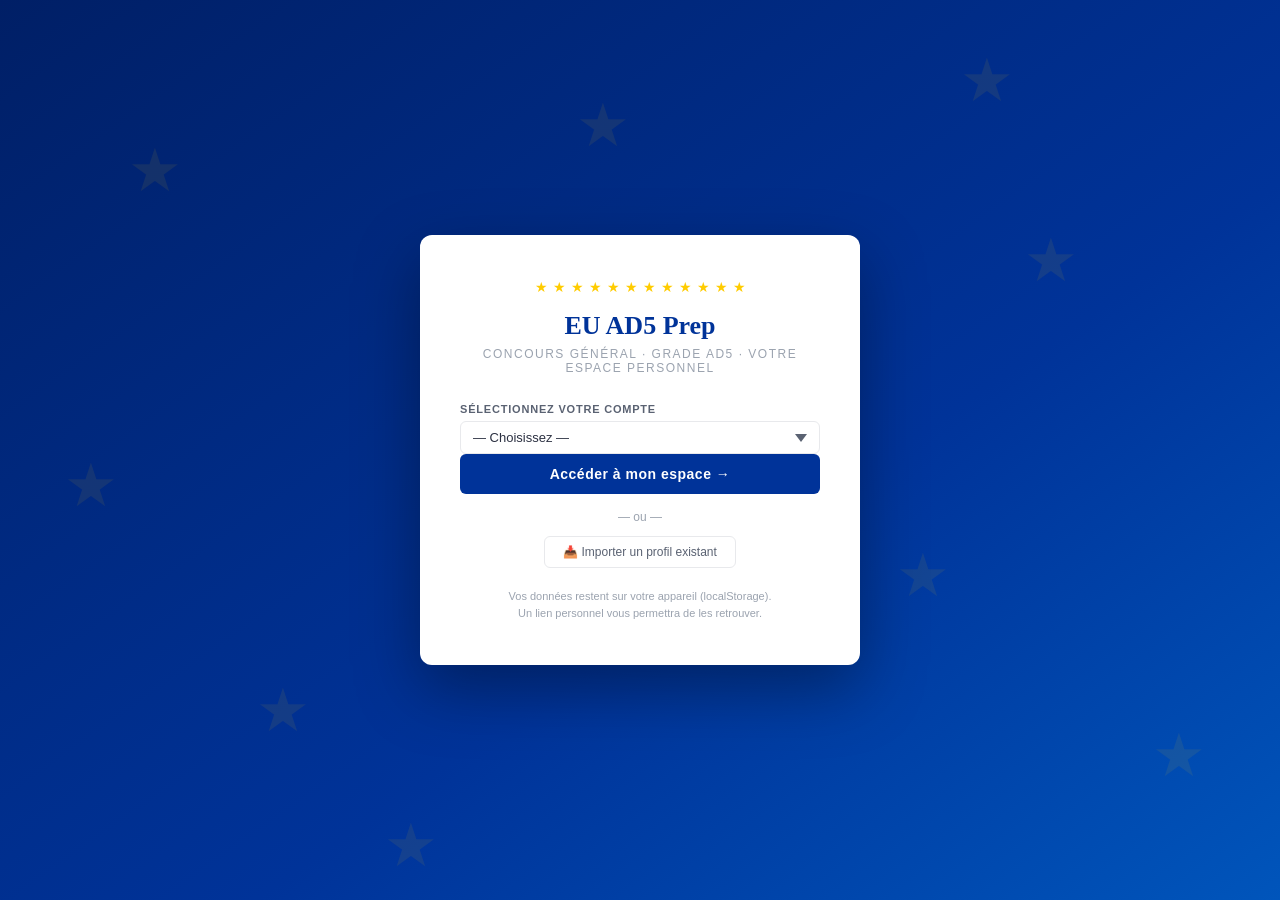
<file: index.html>
<!DOCTYPE html>
<html lang="fr">
<head>
<meta charset="UTF-8">
<meta name="viewport" content="width=device-width, initial-scale=1.0">
<title>EU AD5 Prep — Concours Général UE</title>
<link rel="stylesheet" href="css/variables.css">
<link rel="stylesheet" href="css/layout.css">
<link rel="stylesheet" href="css/components.css">
<link rel="stylesheet" href="css/quiz.css">
<link rel="stylesheet" href="css/dashboard.css">
<link rel="stylesheet" href="css/responsive.css">
</head>
<body>

<!-- ============================================================
     LOGIN SCREEN
     ============================================================ -->
<div id="login-screen">
  <div class="eu-bg-stars" id="bg-stars"></div>
  <div class="login-box">
    <div class="login-stars">
      <span>★</span><span>★</span><span>★</span><span>★</span><span>★</span>
      <span>★</span><span>★</span><span>★</span><span>★</span><span>★</span>
      <span>★</span><span>★</span>
    </div>
    <h1>EU AD5 Prep</h1>
    <div class="tagline">Concours général · Grade AD5 · Votre espace personnel</div>
    <label class="form-label">Sélectionnez votre compte</label>
    <select id="login-select" class="form-control" onchange="window._ad5.onLoginSelectChange()">
      <option value="">— Choisissez —</option>
      <option value="__other__">✏️ Autre utilisateur...</option>
    </select>
    <input type="text" id="login-name" class="hidden" placeholder="Votre prénom ou pseudo…" maxlength="30"
      onkeydown="if(event.key==='Enter')window._ad5.createUser()">
    <button class="btn-login" id="btn-login" onclick="window._ad5.createUser()">Accéder à mon espace →</button>
    <div class="login-sep">— ou —</div>
    <button class="btn-import-profile" onclick="window._ad5.triggerImportProfile()">📥 Importer un profil existant</button>
    <div class="login-disclaimer">
      Vos données restent sur votre appareil (localStorage).<br>
      Un lien personnel vous permettra de les retrouver.
    </div>
  </div>
</div>

<!-- ============================================================
     APP SHELL
     ============================================================ -->
<div id="app-shell" class="hidden">
  <!-- SIDEBAR -->
  <nav id="sidebar">
    <div id="sidebar-logo">
      <div class="stars"><span>★</span><span>★</span><span>★</span><span>★</span><span>★</span><span>★</span><span>★</span><span>★</span><span>★</span><span>★</span><span>★</span><span>★</span></div>
      <h1>EU AD5 Prep</h1>
      <div class="subtitle">Concours général · Grade AD5</div>
    </div>
    <div id="sidebar-nav">
      <div class="nav-section-label">Navigation</div>
      <div class="nav-item active" data-view="dashboard"><span class="nav-icon">📊</span> Tableau de bord</div>
      <div class="nav-item" data-view="quiz"><span class="nav-icon">✏️</span> Entraînement</div>
      <div class="nav-item" data-view="progress"><span class="nav-icon">📈</span> Progression</div>
      <div class="nav-item" data-view="wiki"><span class="nav-icon">📚</span> Fiches UE</div>
      <div class="nav-item" data-view="planner"><span class="nav-icon">📅</span> Planificateur</div>
      <div class="nav-section-label">Gestion</div>
      <div class="nav-item" data-view="manage"><span class="nav-icon">⚙️</span> Gérer questions</div>
      <a href="numerique-remediation.html" class="nav-item" style="margin-top:8px;background:rgba(26,122,74,.1);border-left:3px solid #1a7a4a;color:#1a7a4a;text-decoration:none;display:flex;align-items:center;gap:6px"><span class="nav-icon">🌿</span> Remédiation Numérique</a>
      <a href="abstrait-fiche-methode.html" class="nav-item" style="margin-top:6px;background:rgba(99,102,241,.1);border-left:3px solid #6366f1;color:#4f46e5;text-decoration:none;display:flex;align-items:center;gap:6px"><span class="nav-icon">🔷</span> Fiches Abstrait</a>
    </div>
    <div id="sidebar-footer">
      <div class="user-badge-sidebar" onclick="window._ad5.showUserPanel()">
        <div class="user-avatar" id="sb-avatar">?</div>
        <div class="user-info"><div class="uname" id="sb-uname">—</div><div class="uid">Mon profil</div></div>
      </div>
      <div><em>In varietate concordia</em></div>
      <div>Taux de réussite : &lt; 1 %</div>
      <div id="sidebar-streak"></div>
    </div>
  </nav>
  <div class="mobile-overlay" id="mobile-overlay"></div>

  <!-- BARRE DE NAVIGATION MOBILE -->
  <nav id="mobile-bottom-nav">
    <div class="mbn-items">
      <button class="mbn-item active" data-mbn="dashboard" onclick="window._ad5.navigate('dashboard')">
        <span class="mbn-icon">📊</span><span class="mbn-label">Bord</span>
      </button>
      <button class="mbn-item" data-mbn="quiz" onclick="window._ad5.navigate('quiz')">
        <span class="mbn-icon">✏️</span><span class="mbn-label">Quiz</span>
      </button>
      <button class="mbn-item" data-mbn="progress" onclick="window._ad5.navigate('progress')">
        <span class="mbn-icon">📈</span><span class="mbn-label">Progrès</span>
      </button>
      <button class="mbn-item" data-mbn="wiki" onclick="window._ad5.navigate('wiki')">
        <span class="mbn-icon">📚</span><span class="mbn-label">Fiches</span>
      </button>
      <button class="mbn-item" data-mbn="planner" onclick="window._ad5.navigate('planner')">
        <span class="mbn-icon">📅</span><span class="mbn-label">Planning</span>
      </button>
    </div>
  </nav>

  <!-- BOUTON PROFIL FLOTTANT (mobile) -->
  <button id="mobile-profile-btn" onclick="window._ad5.showUserPanel()" title="Mon profil">👤</button>

  <div id="main-content">
    <div id="topbar">
      <div class="flex gap-8" style="align-items:center">
        <button id="hamburger" aria-label="Ouvrir le menu">☰</button>
        <h2 id="page-title">Tableau de bord</h2>
      </div>
      <div id="topbar-right">
        <span class="badge gold" id="streak-badge">🔥 0 j</span>
        <span class="badge" id="total-q-badge">0 Q</span>
        <div id="topbar-avatar" onclick="window._ad5.showUserPanel()" style="width:30px;height:30px;border-radius:50%;background:var(--eu-blue);color:white;display:flex;align-items:center;justify-content:center;font-size:13px;font-weight:700;cursor:pointer;border:2px solid var(--eu-gold);flex-shrink:0" title="Mon profil">?</div>
      </div>
    </div>
    <div id="page-content"></div>
  </div>
</div>
<div id="modal-container"></div>

<script type="module" src="js/app.js"></script>
</body>
</html>
</file>
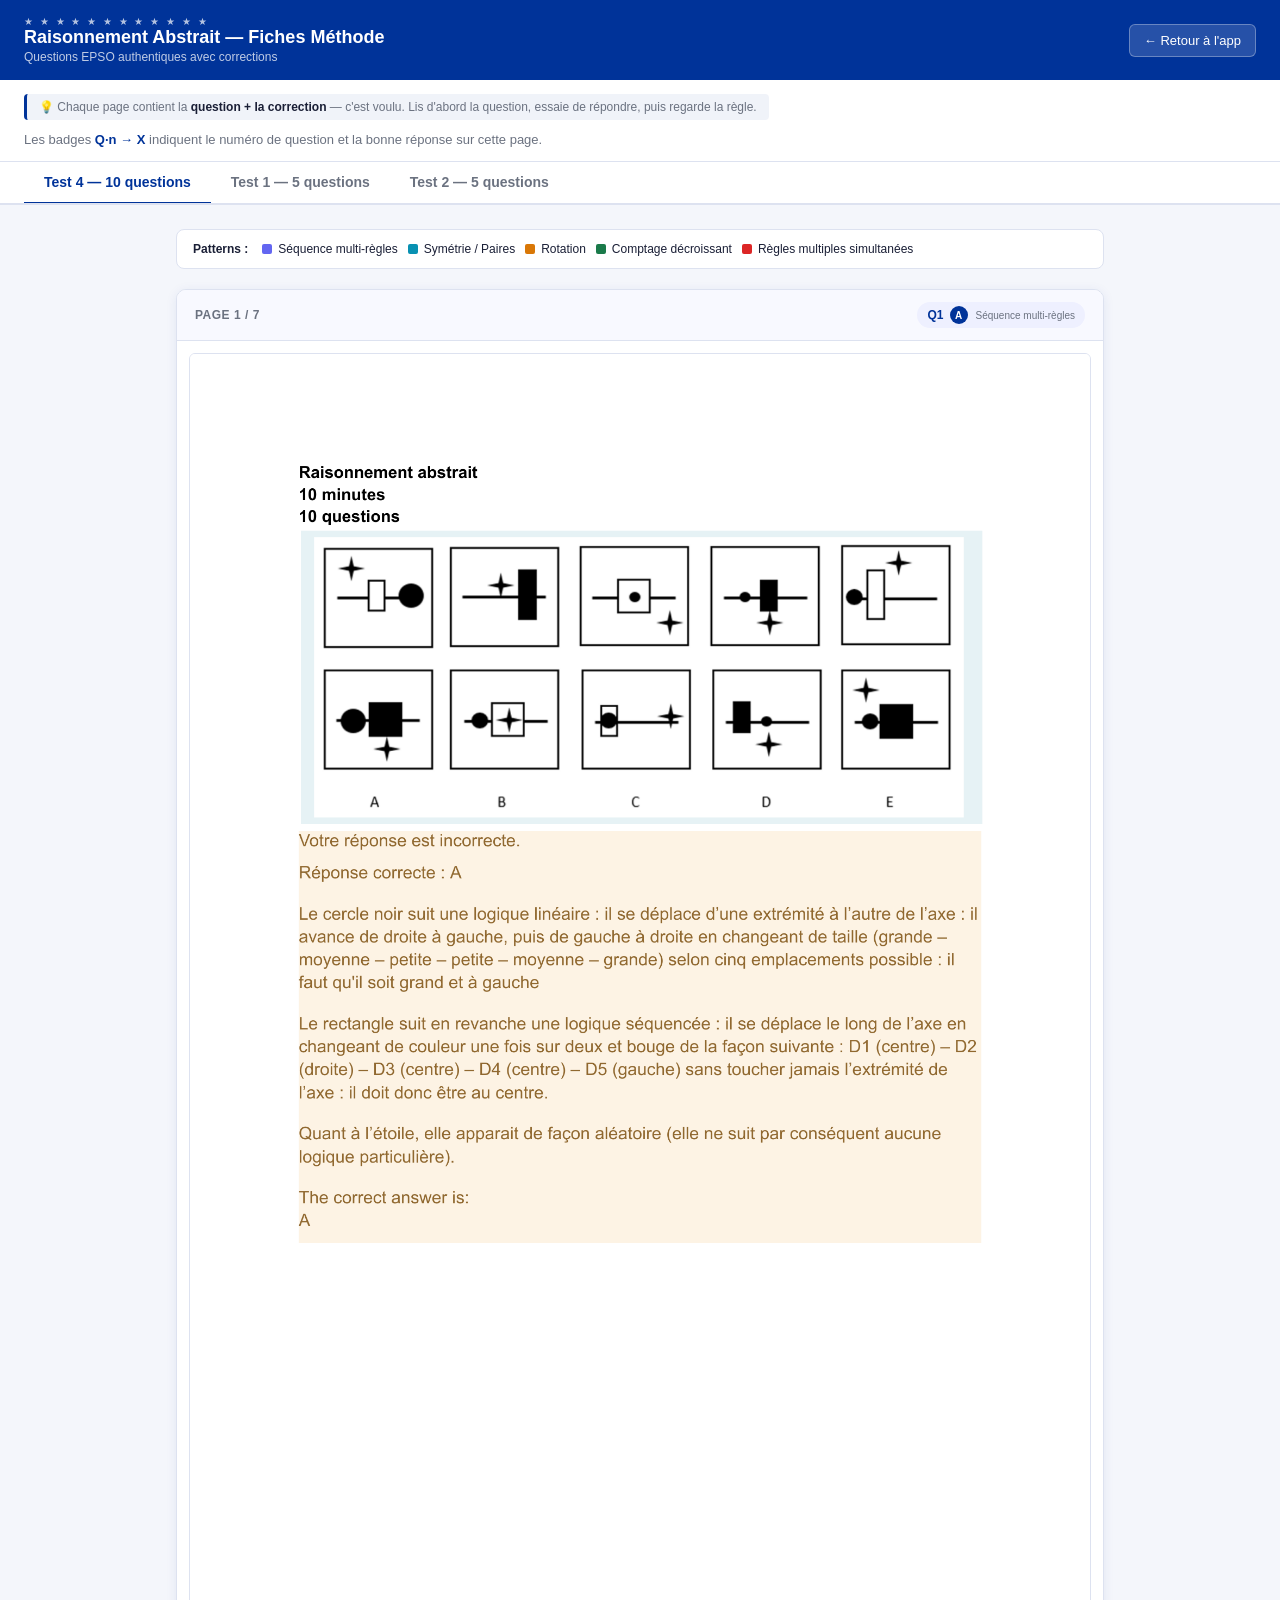
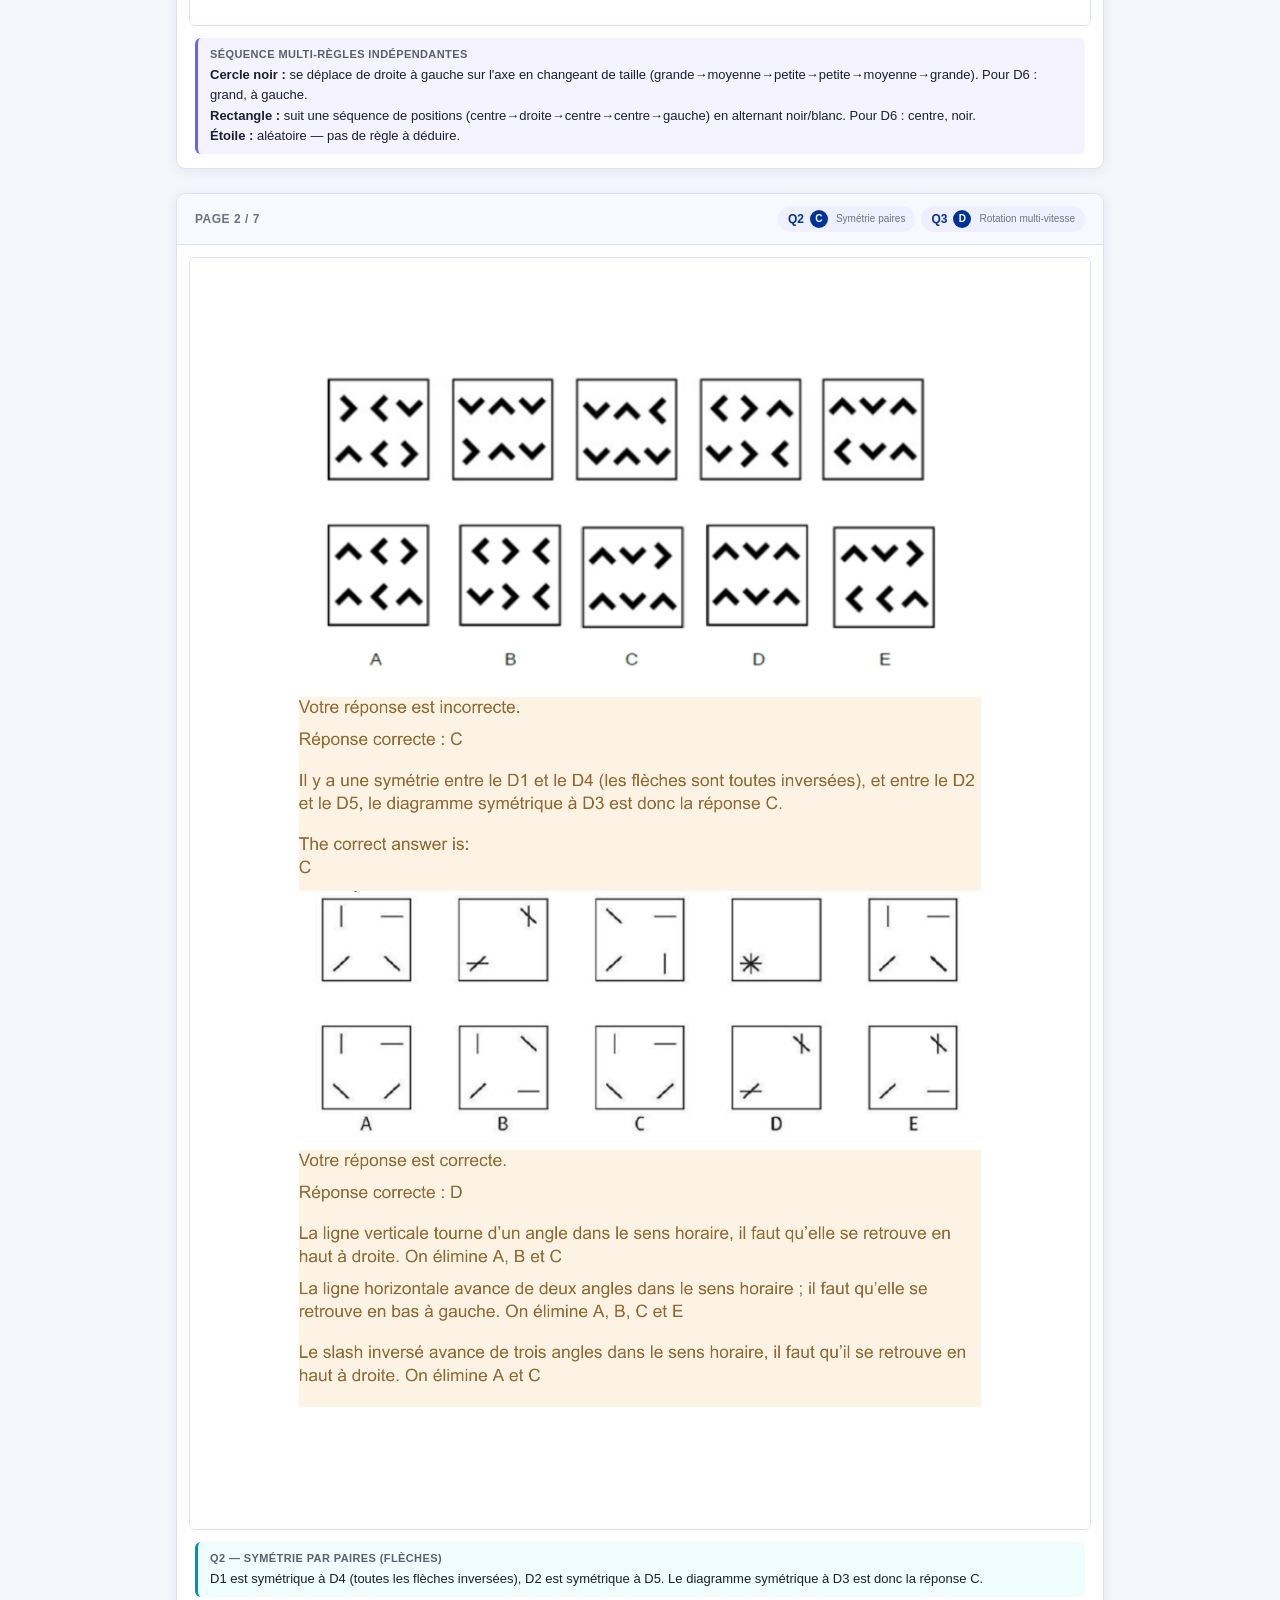
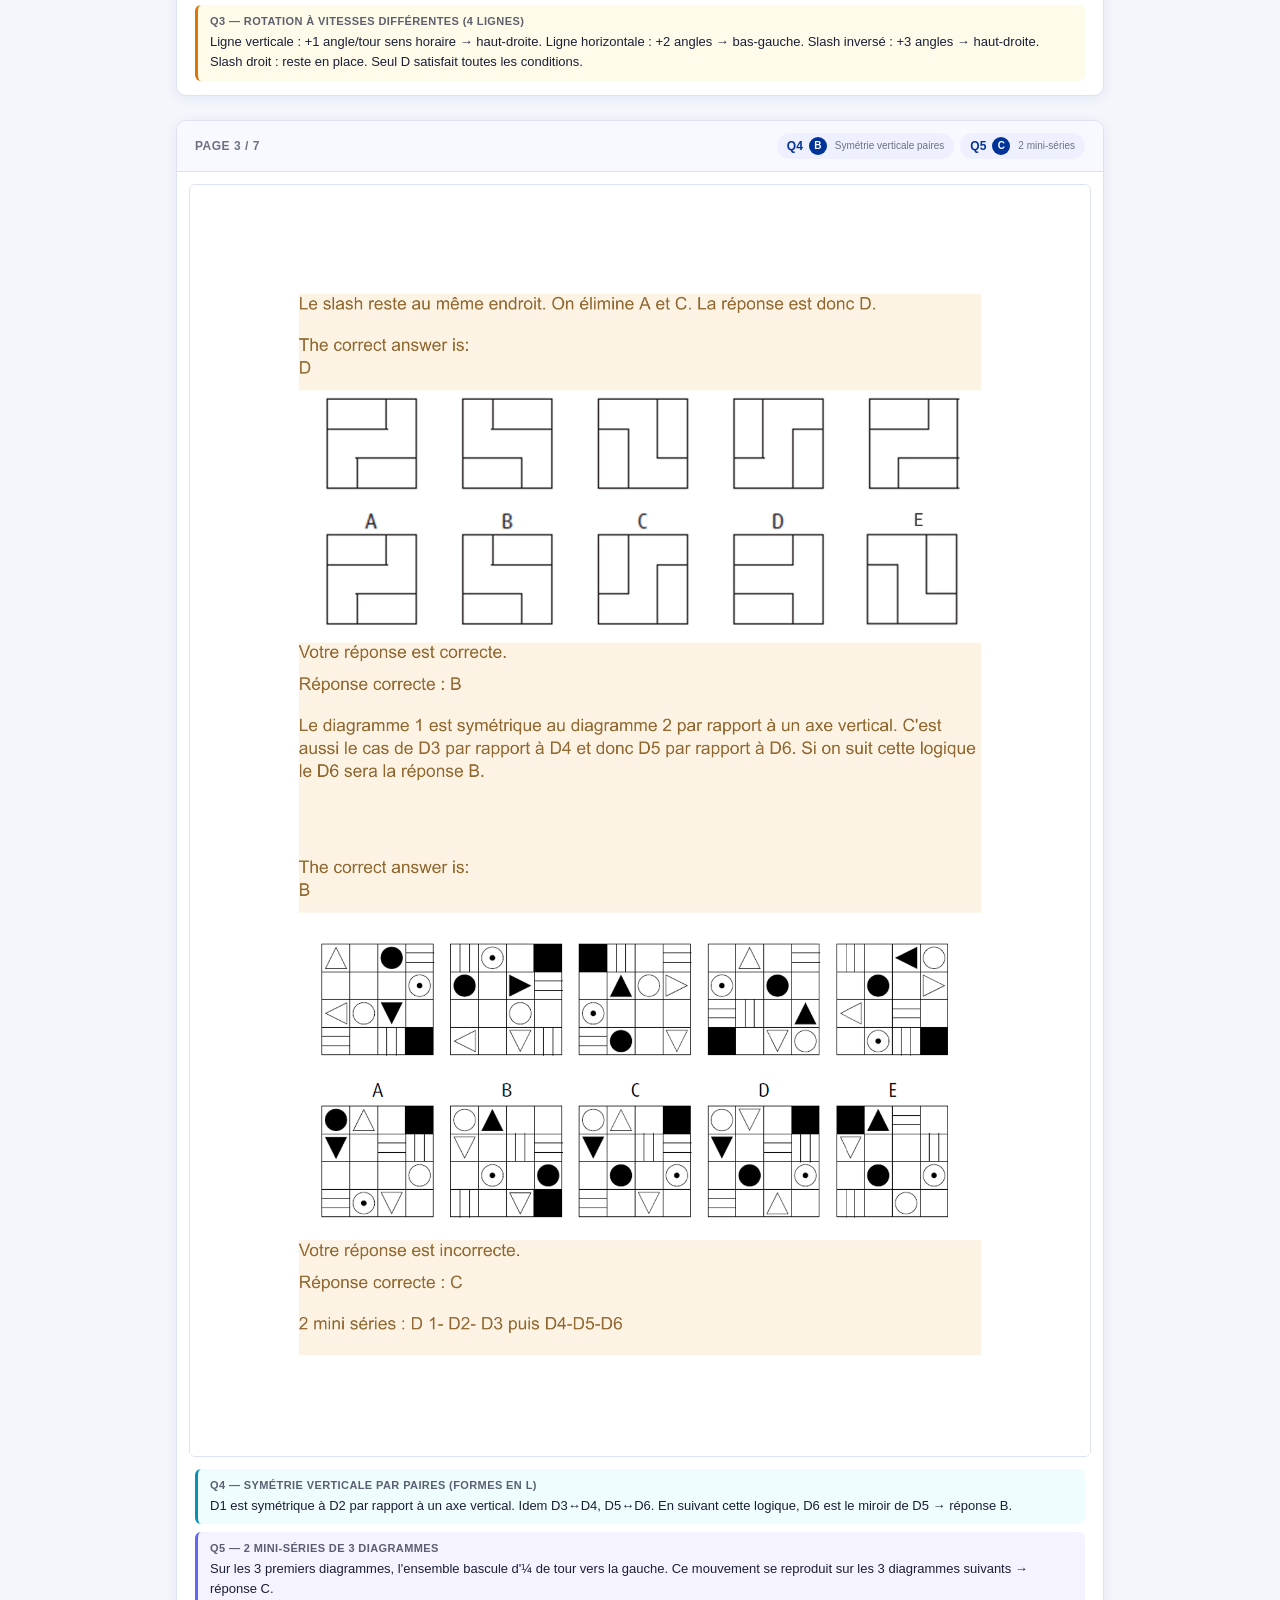
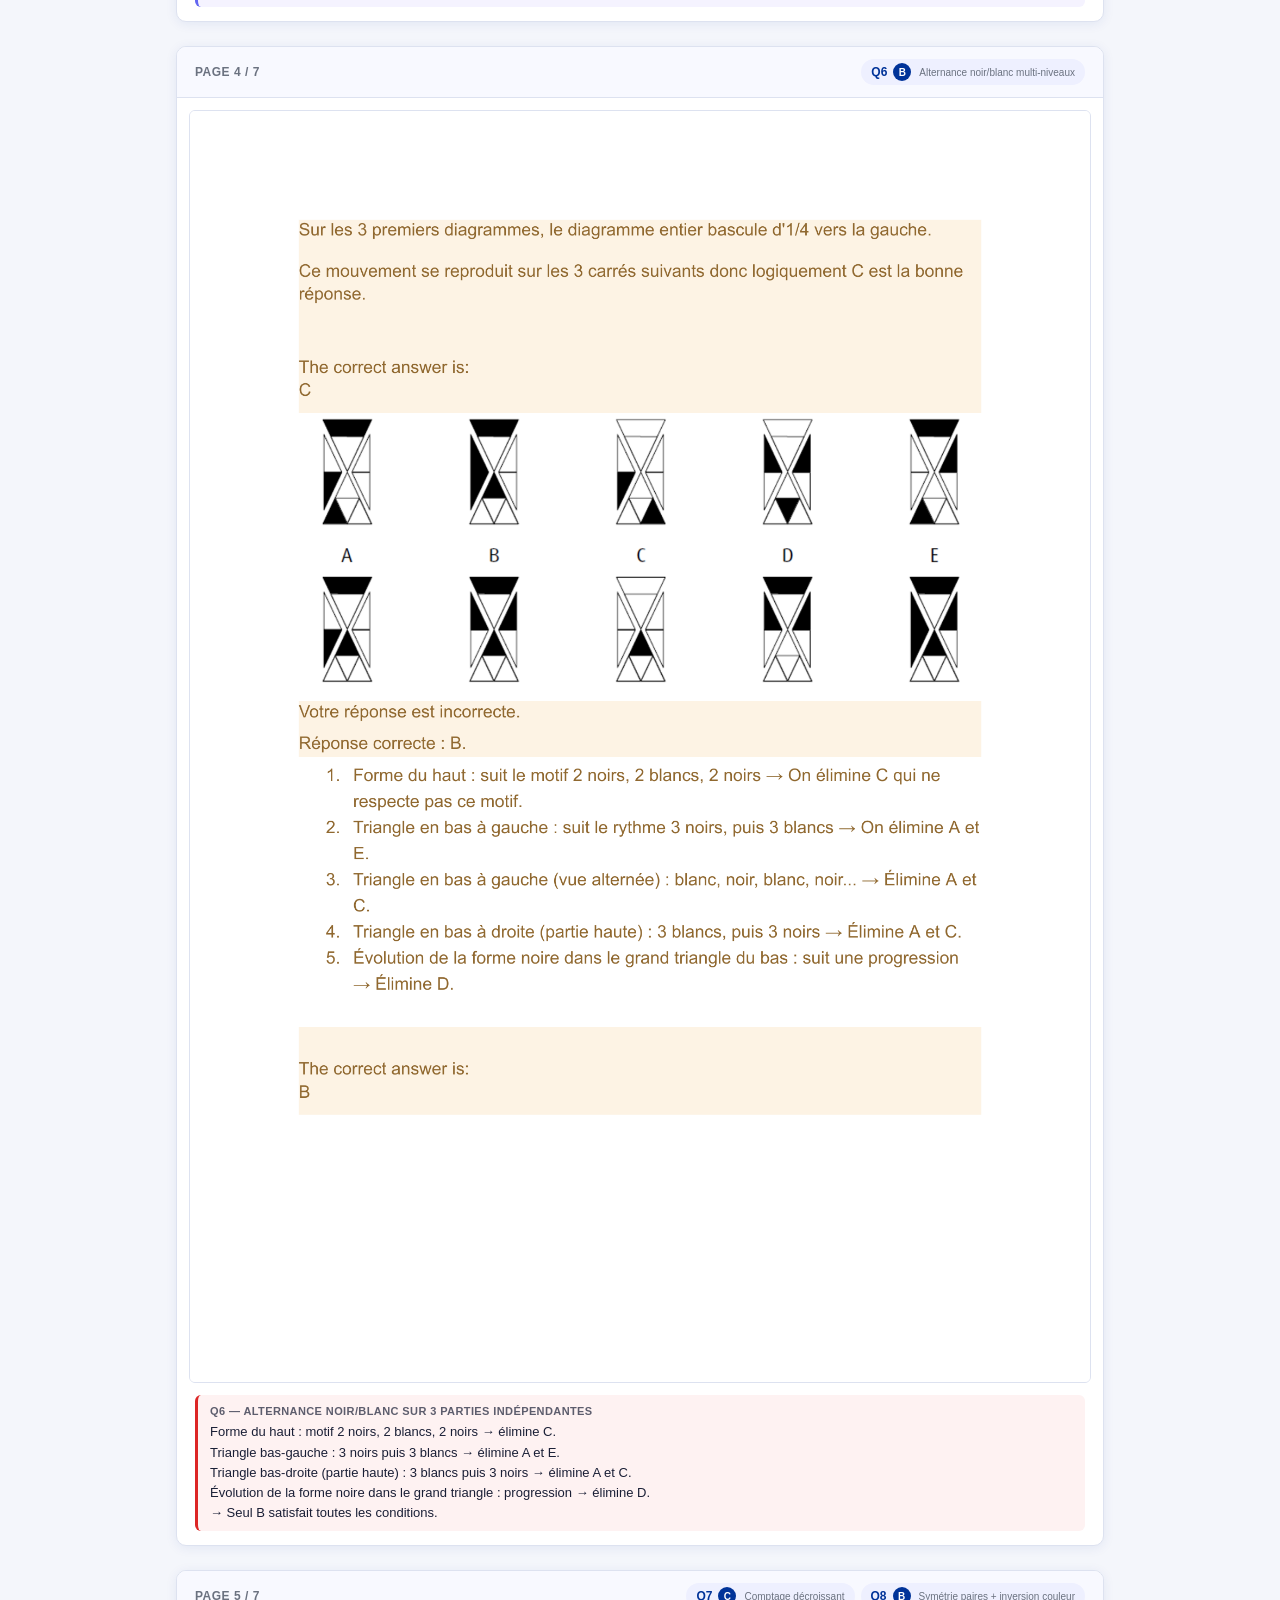
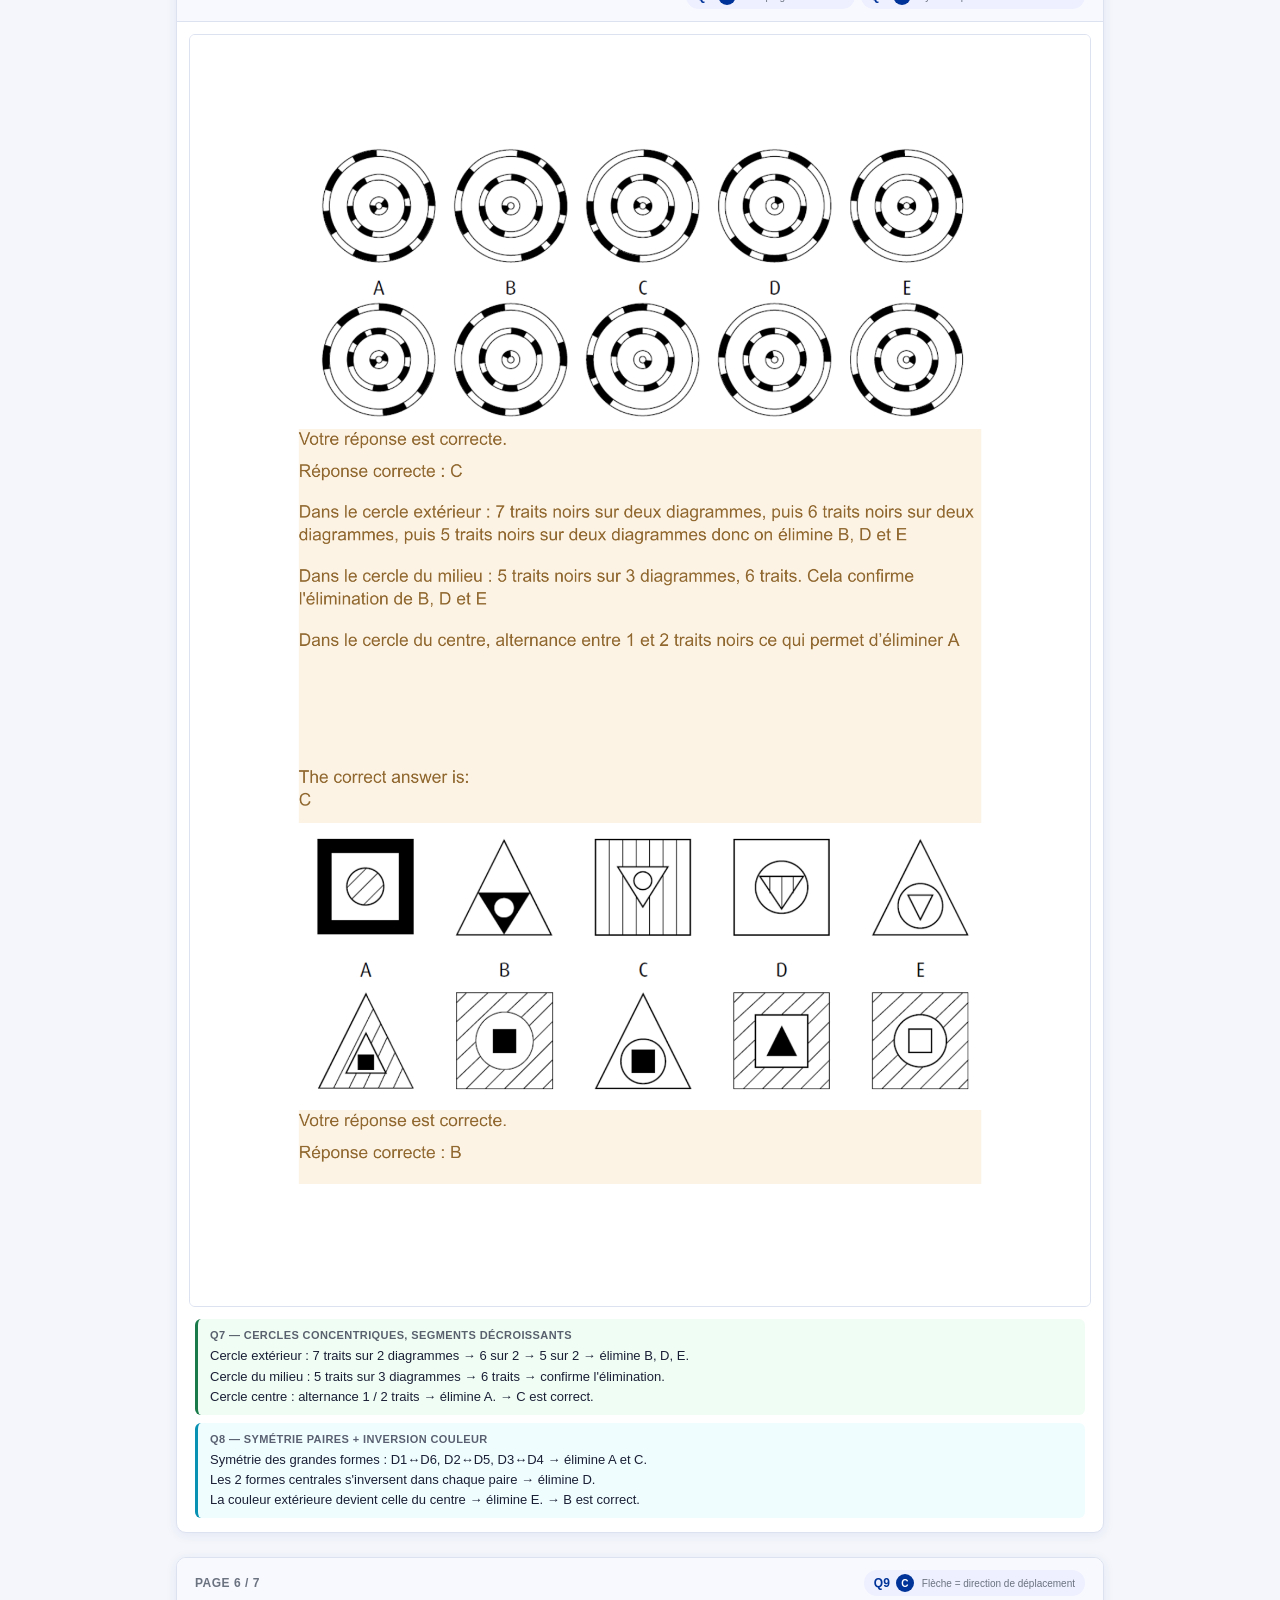
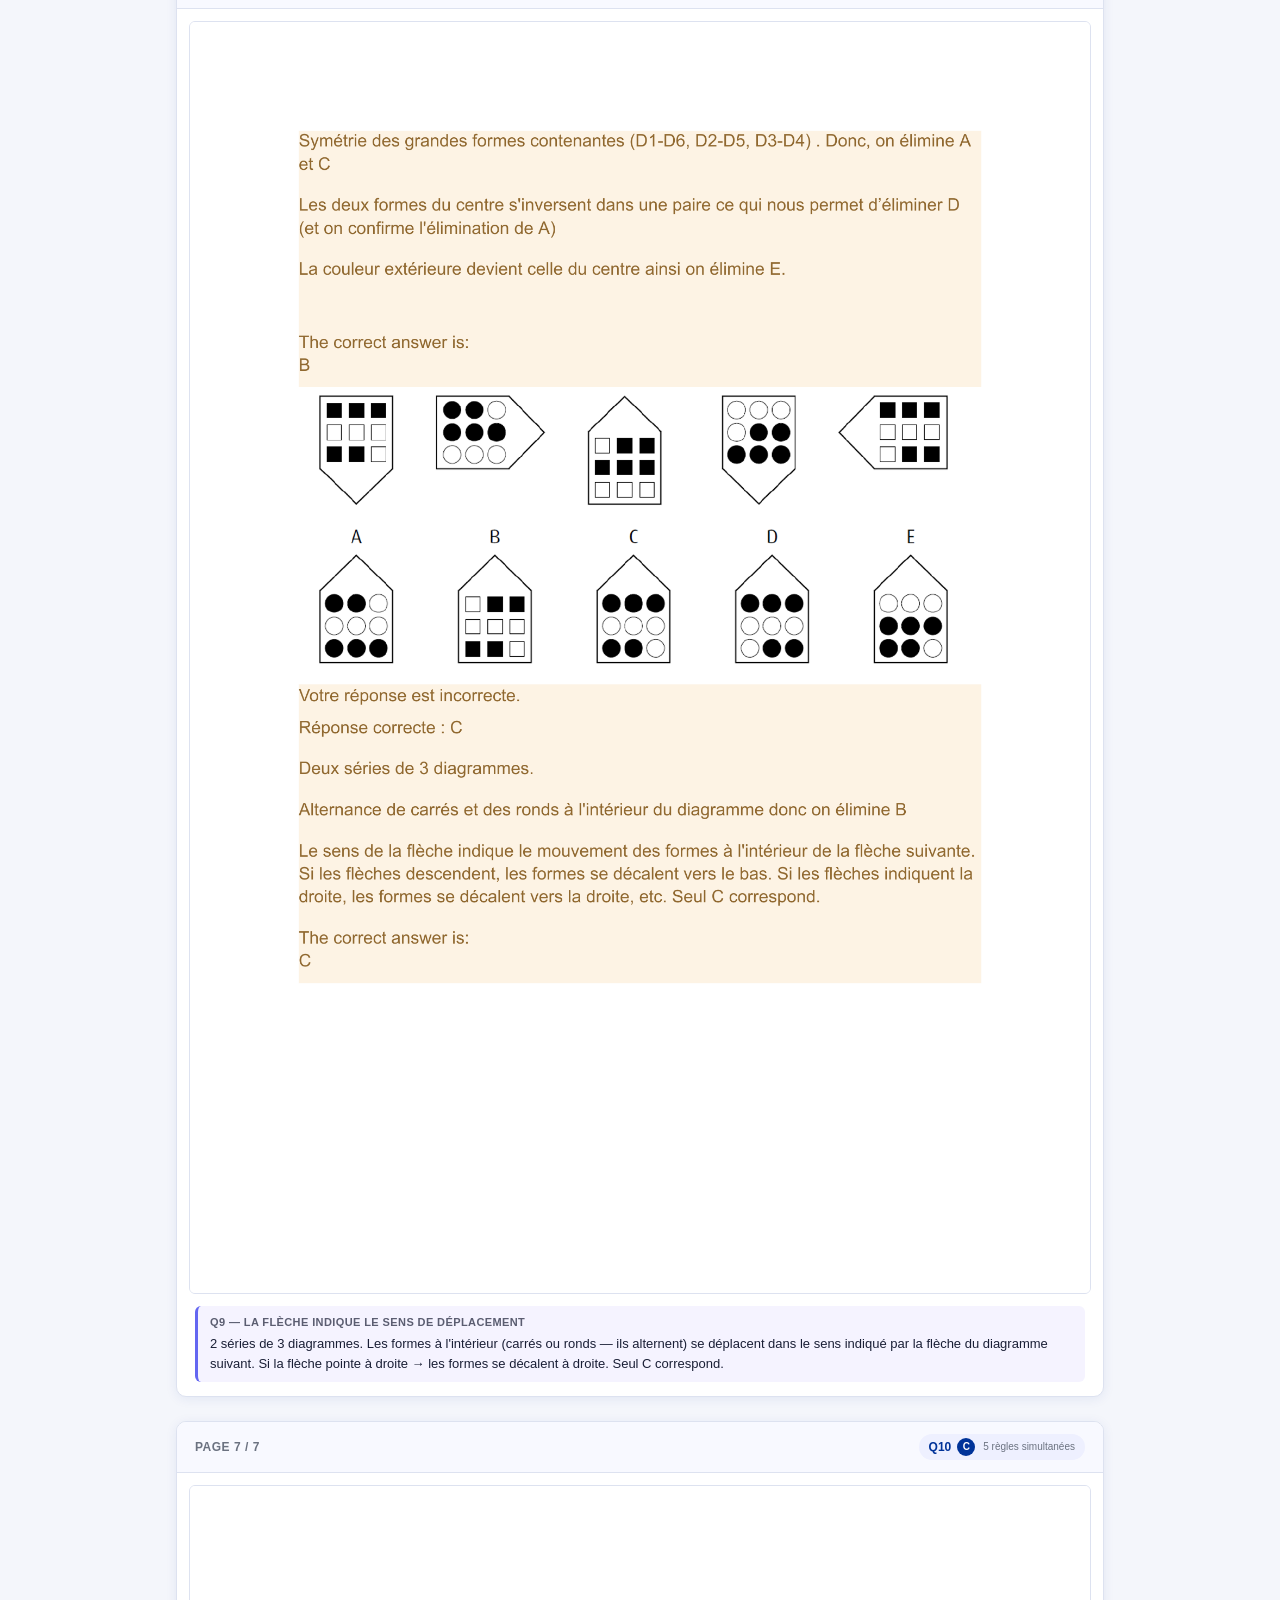
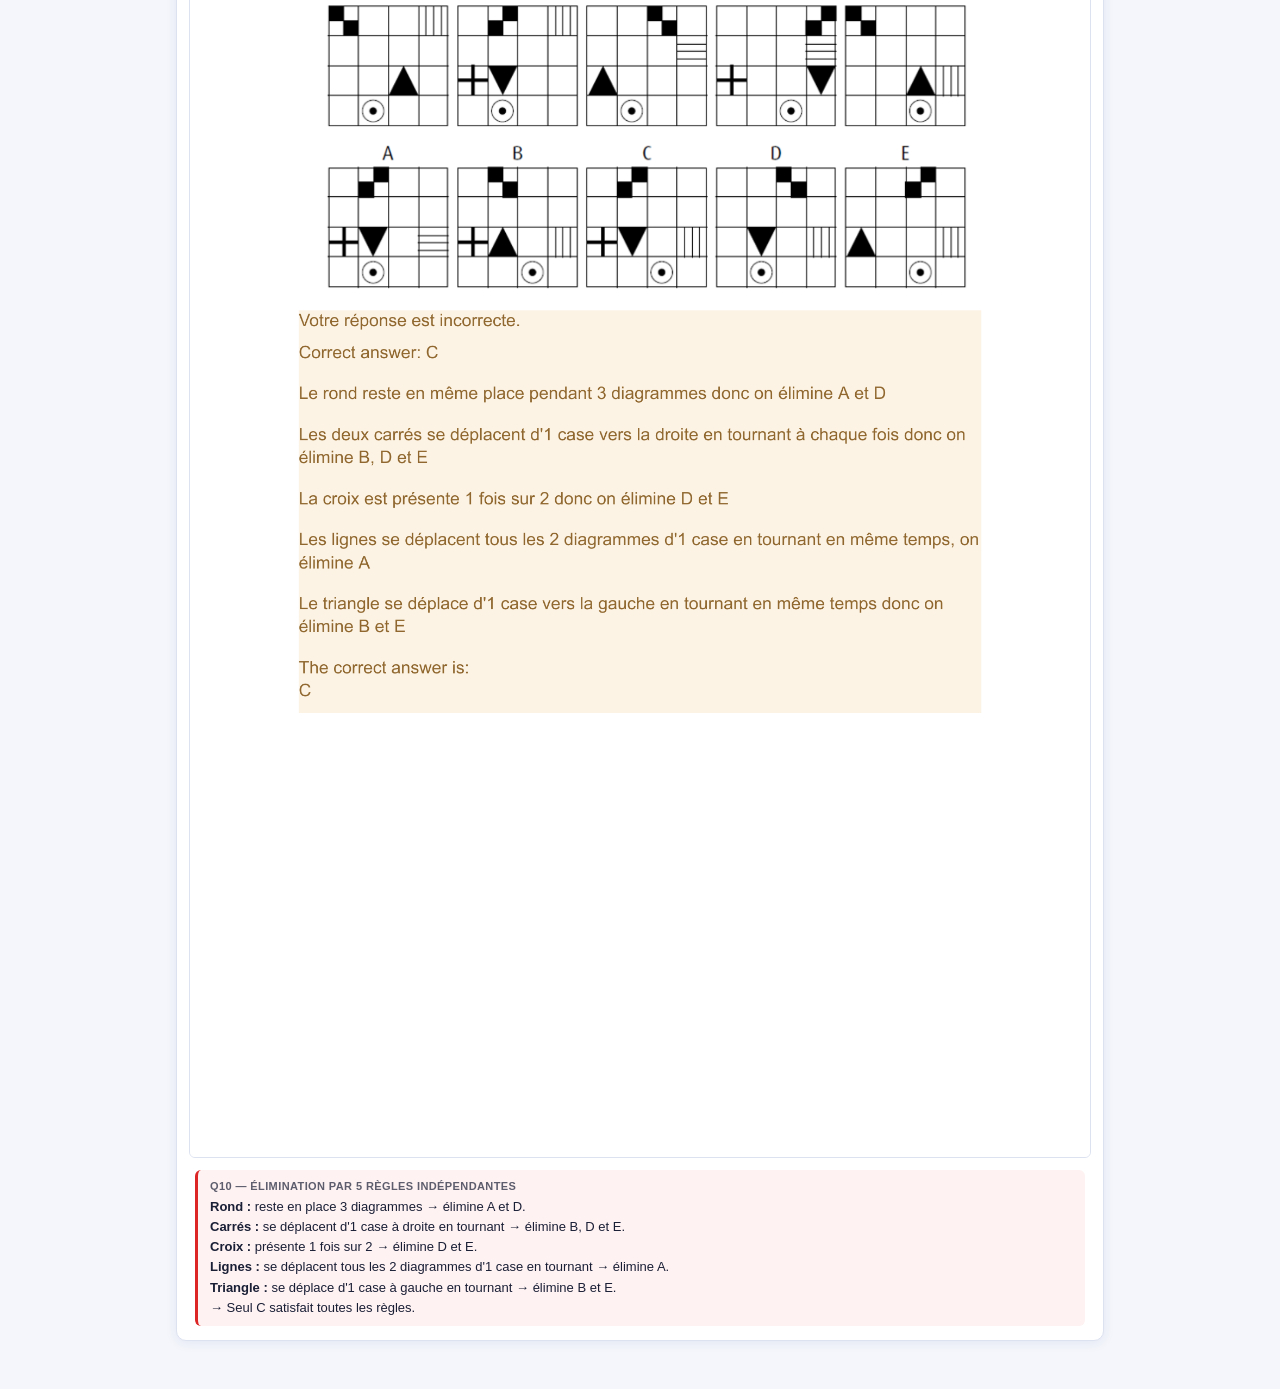
<file: abstrait-fiche-methode.html>
<!DOCTYPE html>
<html lang="fr">
<head>
<meta charset="UTF-8">
<meta name="viewport" content="width=device-width, initial-scale=1.0">
<title>Raisonnement Abstrait — Fiches Méthode EPSO</title>
<style>
:root {
  --blue: #003399;
  --gold: #FFCC00;
  --green: #1a7a4a;
  --bg: #f4f6fb;
  --card: #ffffff;
  --text: #1a1f36;
  --gray: #6b7280;
  --border: #dde2f0;
  --radius: 10px;
  --shadow: 0 2px 12px rgba(0,51,153,.08);
}

* { box-sizing: border-box; margin: 0; padding: 0; }

body {
  font-family: -apple-system, BlinkMacSystemFont, 'Segoe UI', sans-serif;
  background: var(--bg);
  color: var(--text);
  min-height: 100vh;
}

/* HEADER */
.header {
  background: var(--blue);
  color: white;
  padding: 16px 24px;
  display: flex;
  align-items: center;
  justify-content: space-between;
  gap: 16px;
  flex-wrap: wrap;
}
.header-left { display: flex; align-items: center; gap: 14px; }
.header-stars { font-size: 10px; letter-spacing: 2px; opacity: .7; }
.header-title { font-size: 18px; font-weight: 700; }
.header-sub { font-size: 12px; opacity: .75; margin-top: 2px; }
.btn-back {
  background: rgba(255,255,255,.15);
  border: 1px solid rgba(255,255,255,.3);
  color: white;
  padding: 8px 14px;
  border-radius: 6px;
  text-decoration: none;
  font-size: 13px;
  white-space: nowrap;
}
.btn-back:hover { background: rgba(255,255,255,.25); }

/* INTRO */
.intro {
  background: white;
  border-bottom: 1px solid var(--border);
  padding: 14px 24px;
  font-size: 13px;
  color: var(--gray);
  display: flex;
  align-items: center;
  gap: 12px;
  flex-wrap: wrap;
}
.intro strong { color: var(--text); }
.tip {
  background: rgba(0,51,153,.06);
  border-left: 3px solid var(--blue);
  border-radius: 4px;
  padding: 6px 12px;
  font-size: 12px;
}

/* TABS */
.tabs {
  display: flex;
  gap: 0;
  background: white;
  border-bottom: 2px solid var(--border);
  padding: 0 24px;
  overflow-x: auto;
}
.tab {
  padding: 12px 20px;
  border: none;
  background: none;
  cursor: pointer;
  font-size: 14px;
  font-weight: 600;
  color: var(--gray);
  border-bottom: 3px solid transparent;
  margin-bottom: -2px;
  white-space: nowrap;
  transition: .15s;
}
.tab.active { color: var(--blue); border-bottom-color: var(--blue); }
.tab:hover:not(.active) { color: var(--text); }

/* CONTENT */
.content { max-width: 960px; margin: 0 auto; padding: 24px 16px; }
.tab-panel { display: none; }
.tab-panel.active { display: block; }

/* PAGE CARD */
.page-card {
  background: var(--card);
  border-radius: var(--radius);
  box-shadow: var(--shadow);
  margin-bottom: 24px;
  overflow: hidden;
  border: 1px solid var(--border);
}
.page-header {
  display: flex;
  align-items: center;
  justify-content: space-between;
  padding: 12px 18px;
  background: #f8f9ff;
  border-bottom: 1px solid var(--border);
  flex-wrap: wrap;
  gap: 8px;
}
.page-label { font-size: 12px; color: var(--gray); font-weight: 600; text-transform: uppercase; letter-spacing: .5px; }
.q-badges { display: flex; gap: 6px; flex-wrap: wrap; }
.q-badge {
  display: inline-flex;
  align-items: center;
  gap: 6px;
  padding: 4px 10px;
  border-radius: 20px;
  font-size: 12px;
  font-weight: 600;
  background: #eef0ff;
  color: var(--blue);
}
.q-badge .ans {
  background: var(--blue);
  color: white;
  border-radius: 50%;
  width: 18px;
  height: 18px;
  display: flex;
  align-items: center;
  justify-content: center;
  font-size: 10px;
  font-weight: 700;
}
.q-badge .pattern-tag {
  font-size: 10px;
  font-weight: 500;
  color: var(--gray);
  margin-left: 2px;
}

.page-img-wrap { padding: 12px; }
.page-img-wrap img {
  width: 100%;
  border-radius: 6px;
  border: 1px solid var(--border);
  display: block;
}

/* RULE PILL */
.rules { padding: 0 18px 14px; display: flex; flex-direction: column; gap: 8px; }
.rule {
  font-size: 13px;
  line-height: 1.55;
  padding: 8px 12px;
  border-radius: 6px;
  border-left: 3px solid;
}
.rule.sequence { border-color: #6366f1; background: #f5f3ff; }
.rule.symmetry { border-color: #0891b2; background: #f0fdfe; }
.rule.rotation { border-color: #d97706; background: #fffbeb; }
.rule.count    { border-color: var(--green); background: #f0fdf4; }
.rule.multi    { border-color: #dc2626; background: #fef2f2; }
.rule-title { font-weight: 700; display: block; margin-bottom: 2px; font-size: 11px; text-transform: uppercase; letter-spacing: .4px; opacity: .7; }

/* SECTION TITLE */
.section-title {
  font-size: 15px;
  font-weight: 700;
  color: var(--blue);
  margin-bottom: 16px;
  display: flex;
  align-items: center;
  gap: 10px;
}
.section-title::after {
  content: '';
  flex: 1;
  height: 1px;
  background: var(--border);
}

/* LEGEND */
.legend {
  display: flex;
  gap: 10px;
  flex-wrap: wrap;
  margin-bottom: 20px;
  padding: 12px 16px;
  background: white;
  border-radius: 8px;
  border: 1px solid var(--border);
}
.legend-item { display: flex; align-items: center; gap: 6px; font-size: 12px; }
.legend-dot { width: 10px; height: 10px; border-radius: 2px; flex-shrink: 0; }

/* RESPONSIVE */
@media (max-width: 600px) {
  .header { padding: 12px 16px; }
  .content { padding: 16px 10px; }
  .tab { padding: 10px 14px; font-size: 13px; }
}
</style>
</head>
<body>

<div class="header">
  <div class="header-left">
    <div>
      <div class="header-stars">★ ★ ★ ★ ★ ★ ★ ★ ★ ★ ★ ★</div>
      <div class="header-title">Raisonnement Abstrait — Fiches Méthode</div>
      <div class="header-sub">Questions EPSO authentiques avec corrections</div>
    </div>
  </div>
  <a href="index.html" class="btn-back">← Retour à l'app</a>
</div>

<div class="intro">
  <div class="tip">💡 Chaque page contient la <strong>question + la correction</strong> — c'est voulu. Lis d'abord la question, essaie de répondre, puis regarde la règle.</div>
  <span>Les badges <strong style="color:var(--blue)">Q·n → X</strong> indiquent le numéro de question et la bonne réponse sur cette page.</span>
</div>

<div class="tabs">
  <button class="tab active" onclick="showTab('t4')">Test 4 — 10 questions</button>
  <button class="tab" onclick="showTab('t1')">Test 1 — 5 questions</button>
  <button class="tab" onclick="showTab('t2')">Test 2 — 5 questions</button>
</div>

<!-- ═══════════════════════════════════════════════════
     TEST 4 — 10 QUESTIONS ABSTRAITES (PDF 4)
═══════════════════════════════════════════════════ -->
<div class="content">
<div id="t4" class="tab-panel active">

  <div class="legend">
    <span style="font-size:12px;font-weight:600;margin-right:4px">Patterns :</span>
    <div class="legend-item"><div class="legend-dot" style="background:#6366f1"></div> Séquence multi-règles</div>
    <div class="legend-item"><div class="legend-dot" style="background:#0891b2"></div> Symétrie / Paires</div>
    <div class="legend-item"><div class="legend-dot" style="background:#d97706"></div> Rotation</div>
    <div class="legend-item"><div class="legend-dot" style="background:#1a7a4a"></div> Comptage décroissant</div>
    <div class="legend-item"><div class="legend-dot" style="background:#dc2626"></div> Règles multiples simultanées</div>
  </div>

  <!-- PAGE 1 — Q1 -->
  <div class="page-card">
    <div class="page-header">
      <span class="page-label">Page 1 / 7</span>
      <div class="q-badges">
        <span class="q-badge">Q1 <span class="ans">A</span> <span class="pattern-tag">Séquence multi-règles</span></span>
      </div>
    </div>
    <div class="page-img-wrap"><img src="assets/abstract/pdf4/page-1.png" alt="Q1"></div>
    <div class="rules">
      <div class="rule sequence">
        <span class="rule-title">Séquence multi-règles indépendantes</span>
        <strong>Cercle noir :</strong> se déplace de droite à gauche sur l'axe en changeant de taille (grande→moyenne→petite→petite→moyenne→grande). Pour D6 : grand, à gauche.<br>
        <strong>Rectangle :</strong> suit une séquence de positions (centre→droite→centre→centre→gauche) en alternant noir/blanc. Pour D6 : centre, noir.<br>
        <strong>Étoile :</strong> aléatoire — pas de règle à déduire.
      </div>
    </div>
  </div>

  <!-- PAGE 2 — Q2 + Q3 -->
  <div class="page-card">
    <div class="page-header">
      <span class="page-label">Page 2 / 7</span>
      <div class="q-badges">
        <span class="q-badge">Q2 <span class="ans">C</span> <span class="pattern-tag">Symétrie paires</span></span>
        <span class="q-badge">Q3 <span class="ans">D</span> <span class="pattern-tag">Rotation multi-vitesse</span></span>
      </div>
    </div>
    <div class="page-img-wrap"><img src="assets/abstract/pdf4/page-2.png" alt="Q2 et Q3"></div>
    <div class="rules">
      <div class="rule symmetry">
        <span class="rule-title">Q2 — Symétrie par paires (flèches)</span>
        D1 est symétrique à D4 (toutes les flèches inversées), D2 est symétrique à D5. Le diagramme symétrique à D3 est donc la réponse C.
      </div>
      <div class="rule rotation">
        <span class="rule-title">Q3 — Rotation à vitesses différentes (4 lignes)</span>
        Ligne verticale : +1 angle/tour sens horaire → haut-droite. Ligne horizontale : +2 angles → bas-gauche. Slash inversé : +3 angles → haut-droite. Slash droit : reste en place. Seul D satisfait toutes les conditions.
      </div>
    </div>
  </div>

  <!-- PAGE 3 — Q3 fin + Q4 + Q5 début -->
  <div class="page-card">
    <div class="page-header">
      <span class="page-label">Page 3 / 7</span>
      <div class="q-badges">
        <span class="q-badge">Q4 <span class="ans">B</span> <span class="pattern-tag">Symétrie verticale paires</span></span>
        <span class="q-badge">Q5 <span class="ans">C</span> <span class="pattern-tag">2 mini-séries</span></span>
      </div>
    </div>
    <div class="page-img-wrap"><img src="assets/abstract/pdf4/page-3.png" alt="Q4 et Q5"></div>
    <div class="rules">
      <div class="rule symmetry">
        <span class="rule-title">Q4 — Symétrie verticale par paires (formes en L)</span>
        D1 est symétrique à D2 par rapport à un axe vertical. Idem D3↔D4, D5↔D6. En suivant cette logique, D6 est le miroir de D5 → réponse B.
      </div>
      <div class="rule sequence">
        <span class="rule-title">Q5 — 2 mini-séries de 3 diagrammes</span>
        Sur les 3 premiers diagrammes, l'ensemble bascule d'¼ de tour vers la gauche. Ce mouvement se reproduit sur les 3 diagrammes suivants → réponse C.
      </div>
    </div>
  </div>

  <!-- PAGE 4 — Q5 fin + Q6 -->
  <div class="page-card">
    <div class="page-header">
      <span class="page-label">Page 4 / 7</span>
      <div class="q-badges">
        <span class="q-badge">Q6 <span class="ans">B</span> <span class="pattern-tag">Alternance noir/blanc multi-niveaux</span></span>
      </div>
    </div>
    <div class="page-img-wrap"><img src="assets/abstract/pdf4/page-4.png" alt="Q6"></div>
    <div class="rules">
      <div class="rule multi">
        <span class="rule-title">Q6 — Alternance noir/blanc sur 3 parties indépendantes</span>
        Forme du haut : motif 2 noirs, 2 blancs, 2 noirs → élimine C.<br>
        Triangle bas-gauche : 3 noirs puis 3 blancs → élimine A et E.<br>
        Triangle bas-droite (partie haute) : 3 blancs puis 3 noirs → élimine A et C.<br>
        Évolution de la forme noire dans le grand triangle : progression → élimine D.<br>
        → Seul B satisfait toutes les conditions.
      </div>
    </div>
  </div>

  <!-- PAGE 5 — Q7 + Q8 -->
  <div class="page-card">
    <div class="page-header">
      <span class="page-label">Page 5 / 7</span>
      <div class="q-badges">
        <span class="q-badge">Q7 <span class="ans">C</span> <span class="pattern-tag">Comptage décroissant</span></span>
        <span class="q-badge">Q8 <span class="ans">B</span> <span class="pattern-tag">Symétrie paires + inversion couleur</span></span>
      </div>
    </div>
    <div class="page-img-wrap"><img src="assets/abstract/pdf4/page-5.png" alt="Q7 et Q8"></div>
    <div class="rules">
      <div class="rule count">
        <span class="rule-title">Q7 — Cercles concentriques, segments décroissants</span>
        Cercle extérieur : 7 traits sur 2 diagrammes → 6 sur 2 → 5 sur 2 → élimine B, D, E.<br>
        Cercle du milieu : 5 traits sur 3 diagrammes → 6 traits → confirme l'élimination.<br>
        Cercle centre : alternance 1 / 2 traits → élimine A. → C est correct.
      </div>
      <div class="rule symmetry">
        <span class="rule-title">Q8 — Symétrie paires + inversion couleur</span>
        Symétrie des grandes formes : D1↔D6, D2↔D5, D3↔D4 → élimine A et C.<br>
        Les 2 formes centrales s'inversent dans chaque paire → élimine D.<br>
        La couleur extérieure devient celle du centre → élimine E. → B est correct.
      </div>
    </div>
  </div>

  <!-- PAGE 6 — Q9 -->
  <div class="page-card">
    <div class="page-header">
      <span class="page-label">Page 6 / 7</span>
      <div class="q-badges">
        <span class="q-badge">Q9 <span class="ans">C</span> <span class="pattern-tag">Flèche = direction de déplacement</span></span>
      </div>
    </div>
    <div class="page-img-wrap"><img src="assets/abstract/pdf4/page-6.png" alt="Q9"></div>
    <div class="rules">
      <div class="rule sequence">
        <span class="rule-title">Q9 — La flèche indique le sens de déplacement</span>
        2 séries de 3 diagrammes. Les formes à l'intérieur (carrés ou ronds — ils alternent) se déplacent dans le sens indiqué par la flèche du diagramme suivant. Si la flèche pointe à droite → les formes se décalent à droite. Seul C correspond.
      </div>
    </div>
  </div>

  <!-- PAGE 7 — Q10 -->
  <div class="page-card">
    <div class="page-header">
      <span class="page-label">Page 7 / 7</span>
      <div class="q-badges">
        <span class="q-badge">Q10 <span class="ans">C</span> <span class="pattern-tag">5 règles simultanées</span></span>
      </div>
    </div>
    <div class="page-img-wrap"><img src="assets/abstract/pdf4/page-7.png" alt="Q10"></div>
    <div class="rules">
      <div class="rule multi">
        <span class="rule-title">Q10 — Élimination par 5 règles indépendantes</span>
        <strong>Rond :</strong> reste en place 3 diagrammes → élimine A et D.<br>
        <strong>Carrés :</strong> se déplacent d'1 case à droite en tournant → élimine B, D et E.<br>
        <strong>Croix :</strong> présente 1 fois sur 2 → élimine D et E.<br>
        <strong>Lignes :</strong> se déplacent tous les 2 diagrammes d'1 case en tournant → élimine A.<br>
        <strong>Triangle :</strong> se déplace d'1 case à gauche en tournant → élimine B et E.<br>
        → Seul C satisfait toutes les règles.
      </div>
    </div>
  </div>

</div><!-- /t4 -->

<!-- ═══════════════════════════════════════════════════
     TEST 1 — 5 QUESTIONS ABSTRAITES (PDF 1, pages 30-35)
═══════════════════════════════════════════════════ -->
<div id="t1" class="tab-panel">
  <p style="font-size:13px;color:var(--gray);margin-bottom:20px">Section abstraite du test 1 — 5 questions sur 6 pages. Les corrections sont incluses dans les images.</p>

  <div class="page-card">
    <div class="page-header">
      <span class="page-label">Page 1/6 (p.30 du PDF)</span>
      <div class="q-badges">
        <span class="q-badge">Q16 <span class="ans">D</span> <span class="pattern-tag">Symétrie paires</span></span>
      </div>
    </div>
    <div class="page-img-wrap"><img src="assets/abstract/pdf1/page-30.png" alt="PDF1 p30"></div>
    <div class="rules">
      <div class="rule symmetry">
        <span class="rule-title">Symétrie par paires (formes en L)</span>
        Symétrie par paire par rapport à un axe vertical entre les diagrammes 1&amp;3, 2&amp;4, 3&amp;5, 4&amp;6. → D
      </div>
    </div>
  </div>

  <div class="page-card">
    <div class="page-header">
      <span class="page-label">Page 2/6 (p.31 du PDF)</span>
      <div class="q-badges">
        <span class="q-badge">Q16 fin</span>
        <span class="q-badge">Q17 <span class="ans">A</span> <span class="pattern-tag">Rotation 45°</span></span>
      </div>
    </div>
    <div class="page-img-wrap"><img src="assets/abstract/pdf1/page-31.png" alt="PDF1 p31"></div>
    <div class="rules">
      <div class="rule rotation">
        <span class="rule-title">Q17 — Rotation de 45° par diagramme</span>
        Les 2 carrés font une rotation de 45° dans le sens horaire à chaque diagramme. Appliquer au D5 → D6 = A. Alternative : D1 et D5 sont identiques → D6 = D2 = A.
      </div>
    </div>
  </div>

  <div class="page-card">
    <div class="page-header">
      <span class="page-label">Pages 3-4/6 (p.32-33 du PDF)</span>
      <div class="q-badges">
        <span class="q-badge">Q18 <span class="ans">C</span></span>
        <span class="q-badge">Q19 <span class="ans">C</span> <span class="pattern-tag">Suite linéaire</span></span>
      </div>
    </div>
    <div class="page-img-wrap"><img src="assets/abstract/pdf1/page-32.png" alt="PDF1 p32"></div>
    <div class="page-img-wrap" style="margin-top:8px"><img src="assets/abstract/pdf1/page-33.png" alt="PDF1 p33"></div>
    <div class="rules">
      <div class="rule symmetry">
        <span class="rule-title">Q18 — Quadrilatères + cercles en opposition</span>
        Les quadrilatères noirs/gris se déplacent dans le sens horaire d'un cran. Les 4 cercles ont toujours en opposition diagonale un cercle rempli noir et un rempli d'une croix. → C
      </div>
      <div class="rule sequence">
        <span class="rule-title">Q19 — Suite linéaire (portion noire croissante)</span>
        La portion noire du cercle augmente progressivement selon une suite linéaire régulière. → C
      </div>
    </div>
  </div>

  <div class="page-card">
    <div class="page-header">
      <span class="page-label">Pages 5-6/6 (p.34-35 du PDF)</span>
      <div class="q-badges">
        <span class="q-badge">Q20 <span class="ans">B</span> <span class="pattern-tag">Point noir + décalage formes</span></span>
      </div>
    </div>
    <div class="page-img-wrap"><img src="assets/abstract/pdf1/page-34.png" alt="PDF1 p34"></div>
    <div class="page-img-wrap" style="margin-top:8px"><img src="assets/abstract/pdf1/page-35.png" alt="PDF1 p35"></div>
    <div class="rules">
      <div class="rule multi">
        <span class="rule-title">Q20 — 2 règles : point noir + décalage de formes</span>
        <strong>Point noir :</strong> se déplace verticalement dans la col. 1 (ligne 1→2→3→4→1...) → doit être en ligne 2, col. 1.<br>
        <strong>Formes ligne 1 :</strong> décalage progressif → D6 doit avoir : carré, cercle, triangle, triangle en ligne 1.<br>
        Seul B respecte les deux contraintes simultanément.
      </div>
    </div>
  </div>

</div><!-- /t1 -->

<!-- ═══════════════════════════════════════════════════
     TEST 2 — 5 QUESTIONS ABSTRAITES (PDF 2, pages 31-37)
═══════════════════════════════════════════════════ -->
<div id="t2" class="tab-panel">
  <p style="font-size:13px;color:var(--gray);margin-bottom:20px">Section abstraite du test 2 — 5 questions sur 7 pages. Les corrections sont incluses dans les images.</p>

  <div class="page-card">
    <div class="page-header">
      <span class="page-label">Page 1/7 (p.31 du PDF)</span>
      <div class="q-badges">
        <span class="q-badge">Q16 <span class="ans">B</span> <span class="pattern-tag">Cercle extérieur alternant</span></span>
      </div>
    </div>
    <div class="page-img-wrap"><img src="assets/abstract/pdf2/page-31.png" alt="PDF2 p31"></div>
    <div class="rules">
      <div class="rule sequence">
        <span class="rule-title">Q16 — Cercle extérieur alternant + contenu</span>
        Le cercle extérieur alterne blanc/noir. Le contenu (points/triangles) alterne aussi. Les parenthèses du cercle intérieur apparaissent alternativement Est/Ouest. → B
      </div>
    </div>
  </div>

  <div class="page-card">
    <div class="page-header">
      <span class="page-label">Pages 2-3/7 (p.32-33 du PDF)</span>
      <div class="q-badges">
        <span class="q-badge">Q17 <span class="ans">A</span> <span class="pattern-tag">Camembert rotation</span></span>
        <span class="q-badge">Q18</span>
      </div>
    </div>
    <div class="page-img-wrap"><img src="assets/abstract/pdf2/page-32.png" alt="PDF2 p32"></div>
    <div class="page-img-wrap" style="margin-top:8px"><img src="assets/abstract/pdf2/page-33.png" alt="PDF2 p33"></div>
    <div class="rules">
      <div class="rule rotation">
        <span class="rule-title">Q17 — Camembert : 2 parts en rotation indépendante</span>
        Imaginer un camembert divisé en 12 parts. La part du haut se déplace de 3 parts dans le sens antihoraire (toujours suivie d'un cercle noir). La part du bas se déplace d'1 part dans le sens horaire (toujours suivie d'un cercle blanc). → A
      </div>
    </div>
  </div>

  <div class="page-card">
    <div class="page-header">
      <span class="page-label">Pages 4-5/7 (p.34-35 du PDF)</span>
      <div class="q-badges">
        <span class="q-badge">Q18 à Q19</span>
      </div>
    </div>
    <div class="page-img-wrap"><img src="assets/abstract/pdf2/page-34.png" alt="PDF2 p34"></div>
    <div class="page-img-wrap" style="margin-top:8px"><img src="assets/abstract/pdf2/page-35.png" alt="PDF2 p35"></div>
  </div>

  <div class="page-card">
    <div class="page-header">
      <span class="page-label">Pages 6-7/7 (p.36-37 du PDF)</span>
      <div class="q-badges">
        <span class="q-badge">Q19 à Q20</span>
      </div>
    </div>
    <div class="page-img-wrap"><img src="assets/abstract/pdf2/page-36.png" alt="PDF2 p36"></div>
    <div class="page-img-wrap" style="margin-top:8px"><img src="assets/abstract/pdf2/page-37.png" alt="PDF2 p37"></div>
  </div>

</div><!-- /t2 -->
</div><!-- /content -->

<script>
function showTab(id) {
  document.querySelectorAll('.tab-panel').forEach(p => p.classList.remove('active'));
  document.querySelectorAll('.tab').forEach(t => t.classList.remove('active'));
  document.getElementById(id).classList.add('active');
  event.target.classList.add('active');
  window.scrollTo({ top: 0, behavior: 'smooth' });
}
</script>
</body>
</html>
</file>
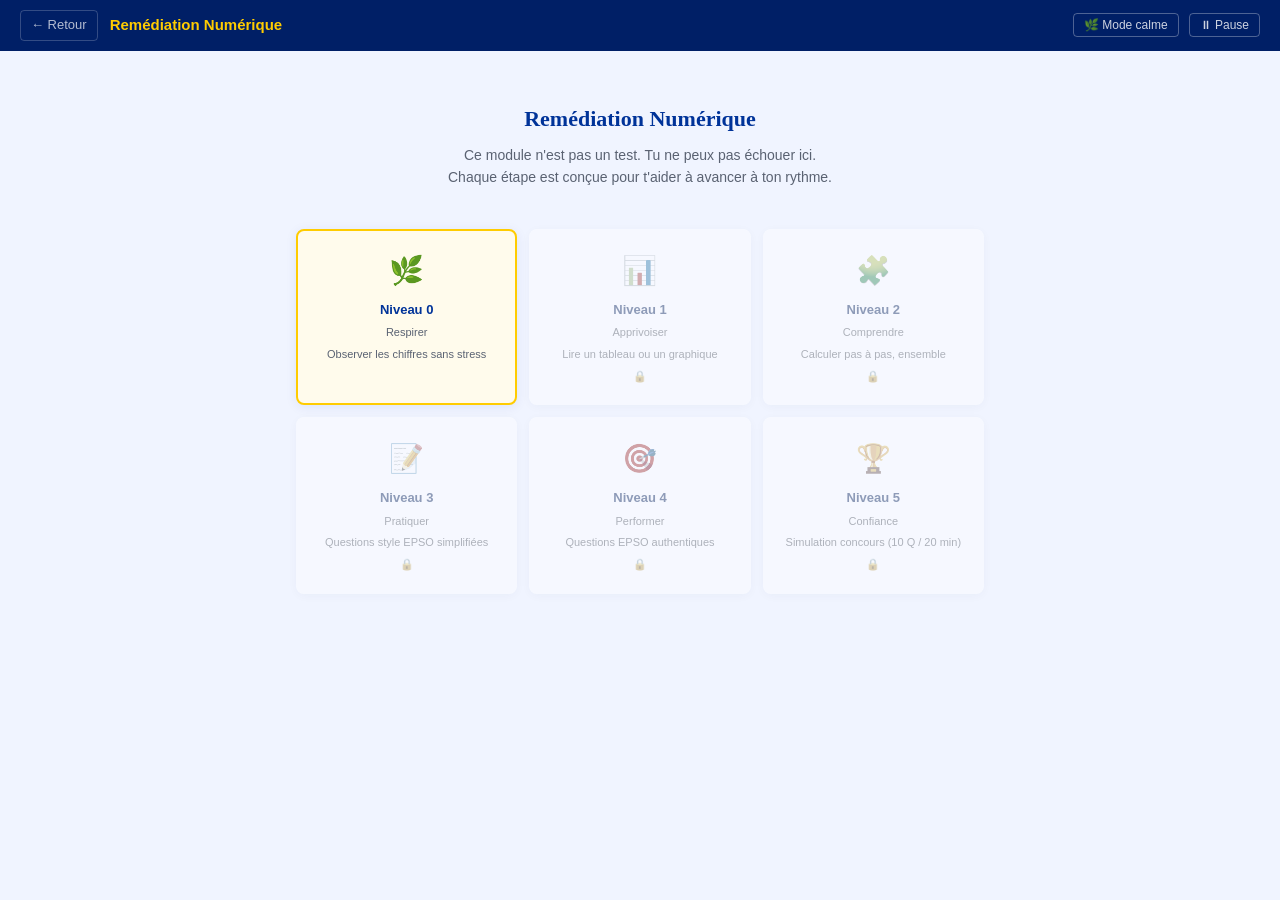
<file: numerique-remediation.html>
<!DOCTYPE html>
<html lang="fr">
<head>
<meta charset="UTF-8">
<meta name="viewport" content="width=device-width, initial-scale=1.0">
<title>Remédiation Numérique — EU AD5 Prep</title>
<style>
:root {
  --bg: #f0f4ff;
  --bg-calm: #f0f7f2;
  --blue: #003399;
  --blue-dark: #001f66;
  --blue-light: #e8eeff;
  --gold: #FFCC00;
  --green: #1a7a4a;
  --green-bg: #e6f5ee;
  --orange: #cc8800;
  --orange-bg: #fff5ec;
  --text: #1a1f36;
  --gray: #5a6272;
  --gray-light: #f4f5f7;
  --white: #ffffff;
  --radius: 8px;
  --shadow: 0 2px 12px rgba(0,51,153,.08);
  --font: 'Trebuchet MS', Calibri, sans-serif;
}
* { box-sizing: border-box; margin: 0; padding: 0; }
body {
  font-family: var(--font);
  background: var(--bg);
  color: var(--text);
  font-size: 15px;
  line-height: 1.6;
  min-height: 100vh;
}
body.calm {
  background: var(--bg-calm);
  font-size: 17px;
}
body.calm .decorative { display: none; }
body.calm .exercise-card { padding: 28px 24px; }

/* HEADER */
.header {
  background: var(--blue-dark);
  color: var(--white);
  padding: 10px 20px;
  display: flex;
  align-items: center;
  justify-content: space-between;
  position: sticky;
  top: 0;
  z-index: 100;
}
.header-left { display: flex; align-items: center; gap: 12px; }
.header-left a {
  color: rgba(255,255,255,.7);
  text-decoration: none;
  font-size: 13px;
  padding: 4px 10px;
  border: 1px solid rgba(255,255,255,.2);
  border-radius: 4px;
}
.header-left a:hover { background: rgba(255,255,255,.1); }
.header-title {
  font-size: 15px;
  font-weight: 700;
  color: var(--gold);
}
.header-right { display: flex; align-items: center; gap: 10px; }
.btn-calm {
  background: none;
  border: 1px solid rgba(255,255,255,.3);
  color: rgba(255,255,255,.8);
  padding: 4px 10px;
  border-radius: 4px;
  cursor: pointer;
  font-size: 12px;
}
.btn-calm:hover { background: rgba(255,255,255,.1); }
.btn-calm.active { background: rgba(26,122,74,.3); border-color: var(--green); color: #8fdfb0; }
.btn-pause {
  background: none;
  border: 1px solid rgba(255,255,255,.3);
  color: rgba(255,255,255,.8);
  padding: 4px 10px;
  border-radius: 4px;
  cursor: pointer;
  font-size: 12px;
}

/* MAIN CONTAINER */
.container {
  max-width: 720px;
  margin: 0 auto;
  padding: 20px 16px 60px;
}

/* LEVEL SELECT */
.welcome-msg {
  text-align: center;
  padding: 30px 20px 20px;
}
.welcome-msg h1 {
  font-family: Georgia, serif;
  font-size: 22px;
  color: var(--blue);
  margin-bottom: 8px;
}
.welcome-msg p {
  color: var(--gray);
  font-size: 14px;
  max-width: 500px;
  margin: 0 auto;
}
.level-grid {
  display: grid;
  grid-template-columns: repeat(3, 1fr);
  gap: 12px;
  margin-top: 20px;
}
.level-card {
  background: var(--white);
  border-radius: var(--radius);
  padding: 18px 14px;
  text-align: center;
  box-shadow: var(--shadow);
  cursor: pointer;
  border: 2px solid transparent;
  transition: .2s;
}
.level-card:hover:not(.locked) { border-color: var(--blue); transform: translateY(-2px); }
.level-card.locked { opacity: .45; cursor: not-allowed; filter: grayscale(.5); }
.level-card.current { border-color: var(--gold); background: #fffbec; }
.level-card .icon { font-size: 28px; display: block; margin-bottom: 6px; }
.level-card .name { font-weight: 700; font-size: 13px; color: var(--blue); }
.level-card .desc { font-size: 11px; color: var(--gray); margin-top: 4px; }
.level-card .badge-done {
  display: inline-block;
  background: var(--green);
  color: var(--white);
  font-size: 10px;
  padding: 1px 8px;
  border-radius: 10px;
  margin-top: 6px;
}

/* EXERCISE AREA */
.exercise-card {
  background: var(--white);
  border-radius: var(--radius);
  padding: 22px 20px;
  box-shadow: var(--shadow);
  margin-bottom: 16px;
}
.exercise-header {
  display: flex;
  justify-content: space-between;
  align-items: center;
  margin-bottom: 16px;
  font-size: 12px;
  color: var(--gray);
}
.level-indicator {
  background: var(--blue-light);
  color: var(--blue);
  padding: 3px 10px;
  border-radius: 12px;
  font-weight: 700;
  font-size: 11px;
}
.scene-text {
  background: var(--gray-light);
  border-left: 3px solid var(--blue);
  padding: 14px 16px;
  border-radius: 0 var(--radius) var(--radius) 0;
  margin-bottom: 16px;
  font-size: 13px;
  line-height: 1.7;
}
.scene-text .doc-title {
  font-weight: 700;
  color: var(--blue);
  font-size: 13px;
  margin-bottom: 8px;
  padding-bottom: 6px;
  border-bottom: 1px solid #dde2f0;
}
.scene-text .doc-line {
  display: flex;
  justify-content: space-between;
  padding: 2px 0;
  font-size: 13px;
}
.scene-text .doc-line .label { color: var(--gray); }
.scene-text .doc-line .value { font-weight: 600; color: var(--text); text-align: right; }
.question-text {
  font-size: 15px;
  font-weight: 600;
  margin-bottom: 14px;
  color: var(--text);
}
.options-list { display: flex; flex-direction: column; gap: 8px; }
.opt-btn {
  display: block;
  width: 100%;
  text-align: left;
  padding: 12px 16px;
  border: 2px solid #dde2f0;
  border-radius: var(--radius);
  background: var(--white);
  cursor: pointer;
  font-size: 14px;
  font-family: var(--font);
  color: var(--text);
  transition: .15s;
  word-wrap: break-word;
  overflow-wrap: break-word;
  white-space: normal;
}
.opt-btn:hover:not(:disabled) { border-color: var(--blue); background: var(--blue-light); }
.opt-btn.correct { border-color: var(--green); background: var(--green-bg); }
.opt-btn.incorrect { border-color: var(--orange); background: var(--orange-bg); }
.opt-btn:disabled { cursor: default; }

/* FEEDBACK */
.feedback-box {
  margin-top: 14px;
  padding: 12px 16px;
  border-radius: var(--radius);
  font-size: 14px;
  display: none;
}
.feedback-box.show { display: block; }
.feedback-box.positive { background: var(--green-bg); border-left: 3px solid var(--green); color: #0f5a30; }
.feedback-box.neutral { background: var(--orange-bg); border-left: 3px solid var(--orange); color: #7a4a00; }
.fb-expl  { margin-top: 10px; padding: 8px 12px; background: rgba(0,51,153,0.06); border-radius: 6px; font-size: 13px; line-height: 1.55; }
.fb-method{ margin-top: 8px; padding: 8px 12px; background: rgba(26,122,74,0.07); border-radius: 6px; font-size: 13px; line-height: 1.55; }
.fb-label { font-weight: 700; display: block; margin-bottom: 3px; }

/* STEP-BY-STEP (level 2) */
.step-container { margin: 12px 0; }
.calc-step {
  background: var(--gray-light);
  border-radius: var(--radius);
  padding: 12px 16px;
  margin-bottom: 8px;
  border-left: 3px solid var(--blue);
}
.calc-step.active { border-left-color: var(--gold); background: #fffbec; }
.calc-step.done { border-left-color: var(--green); background: var(--green-bg); }
.calc-step .step-label { font-size: 11px; color: var(--gray); text-transform: uppercase; letter-spacing: .5px; }
.calc-step .step-text { font-size: 14px; margin-top: 4px; }
.step-input {
  display: inline-block;
  width: 100px;
  padding: 6px 10px;
  border: 2px solid var(--blue);
  border-radius: 4px;
  font-size: 15px;
  font-family: var(--font);
  text-align: center;
  margin: 0 4px;
}

/* BUTTONS */
.btn {
  display: inline-block;
  padding: 10px 20px;
  border: none;
  border-radius: var(--radius);
  font-family: var(--font);
  font-size: 14px;
  font-weight: 600;
  cursor: pointer;
  transition: .15s;
}
.btn-primary { background: var(--blue); color: var(--white); }
.btn-primary:hover { background: var(--blue-dark); }
.btn-gold { background: var(--gold); color: var(--blue-dark); }
.btn-outline { background: none; border: 1.5px solid var(--blue); color: var(--blue); }
.btn-outline:hover { background: var(--blue-light); }
.btn-help {
  background: none;
  border: 1px solid var(--orange);
  color: var(--orange);
  padding: 6px 12px;
  border-radius: 4px;
  font-size: 12px;
  cursor: pointer;
}

.action-bar {
  display: flex;
  justify-content: space-between;
  align-items: center;
  margin-top: 16px;
  flex-wrap: wrap;
  gap: 8px;
}

/* PROGRESS BAR */
.progress-bar {
  height: 6px;
  background: #e0e4f0;
  border-radius: 3px;
  overflow: hidden;
  margin-bottom: 16px;
}
.progress-fill {
  height: 100%;
  background: var(--blue);
  border-radius: 3px;
  transition: width .3s;
}

/* TABLE (levels 1-4) */
.data-table {
  width: 100%;
  border-collapse: collapse;
  margin: 12px 0;
  font-size: 13px;
}
.data-table th {
  background: var(--blue);
  color: var(--white);
  padding: 8px 10px;
  text-align: left;
  font-size: 12px;
}
.data-table td {
  padding: 7px 10px;
  border-bottom: 1px solid #e0e4f0;
}
.data-table tr:nth-child(even) td { background: var(--gray-light); }

/* SVG BAR CHART */
.bar-chart { margin: 12px 0; }

/* BADGE POPUP */
.badge-popup {
  position: fixed;
  top: 50%;
  left: 50%;
  transform: translate(-50%, -50%) scale(0);
  background: var(--white);
  border: 3px solid var(--gold);
  border-radius: 16px;
  padding: 30px 40px;
  text-align: center;
  box-shadow: 0 8px 40px rgba(0,0,0,.2);
  z-index: 200;
  transition: transform .3s ease;
}
.badge-popup.show { transform: translate(-50%, -50%) scale(1); }
.badge-popup .badge-icon { font-size: 48px; display: block; margin-bottom: 10px; }
.badge-popup .badge-text { font-size: 16px; font-weight: 700; color: var(--blue); }
.badge-popup .badge-sub { font-size: 13px; color: var(--gray); margin-top: 4px; }

/* TIMER BAR (non stressant) */
.timer-bar {
  height: 4px;
  background: #e0e4f0;
  border-radius: 2px;
  margin-bottom: 12px;
}
.timer-fill {
  height: 100%;
  background: var(--blue);
  border-radius: 2px;
  transition: width 1s linear;
}
.timer-label {
  font-size: 11px;
  color: var(--gray);
  text-align: right;
  margin-bottom: 4px;
}

/* PAUSE OVERLAY */
.pause-overlay {
  position: fixed;
  inset: 0;
  background: rgba(0,31,102,.85);
  display: none;
  align-items: center;
  justify-content: center;
  z-index: 150;
}
.pause-overlay.show { display: flex; }
.pause-box {
  background: var(--white);
  border-radius: 16px;
  padding: 40px;
  text-align: center;
  max-width: 400px;
}
.pause-box h2 { color: var(--blue); margin-bottom: 10px; }
.pause-box p { color: var(--gray); margin-bottom: 20px; font-size: 14px; }

/* RESULT SCREEN */
.result-card {
  background: var(--white);
  border-radius: var(--radius);
  padding: 30px 24px;
  box-shadow: var(--shadow);
  text-align: center;
}
.result-card h2 { color: var(--blue); margin-bottom: 6px; }
.result-card .result-big {
  font-size: 36px;
  font-weight: 700;
  color: var(--green);
  font-family: Georgia, serif;
  margin: 12px 0;
}
.result-card .result-msg { color: var(--gray); font-size: 14px; margin-bottom: 20px; }

/* RESPONSIVE */
@media(max-width:700px) {
  .level-grid { grid-template-columns: repeat(2, 1fr); }
  .container { padding: 12px 10px 40px; }
  .exercise-card { padding: 16px 14px; }
  .data-table { font-size: 12px; display: block; overflow-x: auto; }
  .header-title { font-size: 13px; }
}
</style>
</head>
<body>

<!-- HEADER -->
<div class="header">
  <div class="header-left">
    <a href="index.html">← Retour</a>
    <span class="header-title">Remédiation Numérique</span>
  </div>
  <div class="header-right">
    <button class="btn-calm" onclick="toggleCalm()" title="Mode calme">🌿 Mode calme</button>
    <button class="btn-pause" onclick="togglePause()">⏸ Pause</button>
  </div>
</div>

<!-- MAIN CONTENT -->
<div class="container" id="main"></div>

<!-- BADGE POPUP -->
<div class="badge-popup" id="badge-popup">
  <span class="badge-icon" id="badge-icon"></span>
  <div class="badge-text" id="badge-text"></div>
  <div class="badge-sub" id="badge-sub"></div>
  <button class="btn btn-primary" style="margin-top:16px" onclick="closeBadge()">Continuer</button>
</div>

<!-- PAUSE OVERLAY -->
<div class="pause-overlay" id="pause-overlay">
  <div class="pause-box">
    <h2>Pause</h2>
    <p>Prends le temps qu'il faut. Il n'y a pas d'urgence ici.</p>
    <button class="btn btn-primary" onclick="togglePause()">Reprendre</button>
    <br><br>
    <button class="btn btn-outline" onclick="goHome()">Revenir au menu</button>
  </div>
</div>

<script>
/* ═══════════════════════════════════════════════════════
   DONNÉES — 50 questions réparties sur 5 niveaux
   ═══════════════════════════════════════════════════════ */

const LEVELS = [
  {
    id:0, name:'Respirer', icon:'🌿',
    desc:'Observer les chiffres sans stress',
    badge:'Observateur', badgeIcon:'👁️',
    questions:[
      {scene:"<div class='doc-title'>Facture d'électricité</div><div class='doc-line'><span class='label'>Période</span><span class='value'>01/01 au 31/03/2024</span></div><div class='doc-line'><span class='label'>Consommation</span><span class='value'>1 842 kWh</span></div><div class='doc-line'><span class='label'>Montant HT</span><span class='value'>284,50 €</span></div><div class='doc-line'><span class='label'>TVA (5,5 %)</span><span class='value'>15,65 €</span></div><div class='doc-line' style='border-top:1px solid #ccc;padding-top:4px;margin-top:4px'><span class='label'><strong>Total TTC</strong></span><span class='value'><strong>300,15 €</strong></span></div><div class='doc-line'><span class='label'>Date limite</span><span class='value'>28/04/2024</span></div>", q:"Quel est le montant TTC de la facture ?", opts:["284,50 €","300,15 €","15,65 €","1 842 €"], correct:1},
      {scene:"<div class='doc-title'>Horaires Thalys — Bruxelles-Midi → Paris-Nord</div><div class='doc-line'><span class='label'>Train 9312</span><span class='value'>07h25 → 08h47</span></div><div class='doc-line'><span class='label'>Train 9316</span><span class='value'>08h55 → 10h17</span></div><div class='doc-line'><span class='label'>Train 9322</span><span class='value'>10h25 → 11h47</span></div><div class='doc-line'><span class='label'>Train 9340</span><span class='value'>14h55 → 16h20</span></div>", q:"Quel train arrive le plus tôt à Paris ?", opts:["Train 9316","Train 9312","Train 9322","Train 9340"], correct:1},
      {scene:"<div class='doc-title'>Relevé bancaire — Mai 2024</div><div class='doc-line'><span class='label'>Solde précédent</span><span class='value'>2 345,80 €</span></div><div class='doc-line'><span class='label'>Salaire</span><span class='value' style='color:var(--green)'>+3 120,00 €</span></div><div class='doc-line'><span class='label'>Loyer</span><span class='value' style='color:var(--orange)'>−950,00 €</span></div><div class='doc-line'><span class='label'>Courses</span><span class='value' style='color:var(--orange)'>−487,30 €</span></div><div class='doc-line'><span class='label'>Assurance</span><span class='value' style='color:var(--orange)'>−124,50 €</span></div><div class='doc-line' style='border-top:1px solid #ccc;padding-top:4px;margin-top:4px'><span class='label'><strong>Solde actuel</strong></span><span class='value'><strong>3 904,00 €</strong></span></div>", q:"Quel est le montant du loyer ?", opts:["487,30 €","124,50 €","950,00 €","2 345,80 €"], correct:2},
      {scene:"<div class='doc-title'>Avis d'imposition 2024 — Revenus 2023</div><div class='doc-line'><span class='label'>Revenu brut global</span><span class='value'>38 750 €</span></div><div class='doc-line'><span class='label'>Charges déductibles</span><span class='value'>4 200 €</span></div><div class='doc-line'><span class='label'>Revenu net imposable</span><span class='value'><strong>34 550 €</strong></span></div><div class='doc-line'><span class='label'>Nombre de parts</span><span class='value'>2,5</span></div><div class='doc-line' style='border-top:1px solid #ccc;padding-top:4px;margin-top:4px'><span class='label'><strong>Impôt sur le revenu</strong></span><span class='value'><strong>2 180 €</strong></span></div>", q:"Quel est le revenu net imposable ?", opts:["38 750 €","34 550 €","4 200 €","2 180 €"], correct:1},
      {scene:"<div class='doc-title'>Contrat de travail — Informations clés</div><div class='doc-line'><span class='label'>Type</span><span class='value'>CDI temps plein (35h/sem.)</span></div><div class='doc-line'><span class='label'>Salaire brut mensuel</span><span class='value'>2 850 €</span></div><div class='doc-line'><span class='label'>Convention collective</span><span class='value'>SYNTEC</span></div><div class='doc-line'><span class='label'>Période d'essai</span><span class='value'>4 mois renouvelable</span></div><div class='doc-line'><span class='label'>Date de début</span><span class='value'>01/09/2024</span></div><div class='doc-line'><span class='label'>Congés payés</span><span class='value'>25 jours ouvrés/an</span></div>", q:"Combien de jours de congés payés sont prévus par an ?", opts:["35 jours","4 mois","25 jours","2 850 jours"], correct:2},
      {scene:"<div class='doc-title'>Élections européennes 2024 — France</div><div class='doc-line'><span class='label'>RN</span><span class='value'>31,4 %</span></div><div class='doc-line'><span class='label'>Renaissance</span><span class='value'>14,6 %</span></div><div class='doc-line'><span class='label'>PS-Place publique</span><span class='value'>13,8 %</span></div><div class='doc-line'><span class='label'>LFI</span><span class='value'>9,9 %</span></div><div class='doc-line'><span class='label'>LR</span><span class='value'>7,2 %</span></div><div class='doc-line' style='border-top:1px solid #ccc;padding-top:4px;margin-top:4px'><span class='label'><strong>Participation</strong></span><span class='value'><strong>51,5 %</strong></span></div>", q:"Quel est le taux de participation aux élections ?", opts:["31,4 %","14,6 %","7,2 %","51,5 %"], correct:3},
      {scene:"<div class='doc-title'>Prêt immobilier — Tableau de remboursement</div><div class='doc-line'><span class='label'>Capital emprunté</span><span class='value'>180 000 €</span></div><div class='doc-line'><span class='label'>Durée</span><span class='value'>20 ans (240 mensualités)</span></div><div class='doc-line'><span class='label'>Taux fixe</span><span class='value'>3,2 %</span></div><div class='doc-line'><span class='label'>Mensualité</span><span class='value'><strong>1 018,45 €</strong></span></div><div class='doc-line'><span class='label'>Coût total du crédit</span><span class='value'>64 428 €</span></div><div class='doc-line'><span class='label'>Assurance</span><span class='value'>42 €/mois</span></div>", q:"Quelle est la mensualité du prêt (hors assurance) ?", opts:["180 000 €","64 428 €","42 €","1 018,45 €"], correct:3},
      {scene:"<div class='doc-title'>Fiche de paie — Décembre 2024</div><div class='doc-line'><span class='label'>Salaire brut</span><span class='value'>3 200,00 €</span></div><div class='doc-line'><span class='label'>Cotisations salariales</span><span class='value' style='color:var(--orange)'>−736,00 €</span></div><div class='doc-line'><span class='label'>CSG / CRDS</span><span class='value' style='color:var(--orange)'>−297,60 €</span></div><div class='doc-line'><span class='label'>Net imposable</span><span class='value'>2 166,40 €</span></div><div class='doc-line' style='border-top:1px solid #ccc;padding-top:4px;margin-top:4px'><span class='label'><strong>Net à payer</strong></span><span class='value'><strong>2 480,00 €</strong></span></div><div class='doc-line'><span class='label'>Cumul net imposable annuel</span><span class='value'>25 996,80 €</span></div>", q:"Quel est le salaire brut mensuel ?", opts:["2 480,00 €","2 166,40 €","3 200,00 €","736,00 €"], correct:2},
      {scene:"<div class='doc-title'>Commission européenne — Budget UE 2024</div><div class='doc-line'><span class='label'>Budget total</span><span class='value'><strong>189,4 Md€</strong></span></div><div class='doc-line'><span class='label'>Fonds européen dév. régional</span><span class='value'>46,1 Md€</span></div><div class='doc-line'><span class='label'>Horizon Europe (recherche)</span><span class='value'>12,8 Md€</span></div><div class='doc-line'><span class='label'>Erasmus+</span><span class='value'>4,3 Md€</span></div>", q:"Combien reçoit le programme Erasmus+ ?", opts:["189,4 Md€","46,1 Md€","12,8 Md€","4,3 Md€"], correct:3},
      {scene:"<div class='doc-title'>Convocation EPSO — Concours AD5 2024</div><div style='margin:6px 0 4px;font-size:12px;color:var(--gray)'>Épreuves de présélection sur ordinateur :</div><div class='doc-line'><span class='label'>Raisonnement verbal</span><span class='value'>20 Q — 35 min</span></div><div class='doc-line'><span class='label'>Raisonnement numérique</span><span class='value'>10 Q — 20 min</span></div><div class='doc-line'><span class='label'>Raisonnement abstrait</span><span class='value'>10 Q — 20 min</span></div><div class='doc-line' style='margin-top:6px'><span class='label'>Date</span><span class='value'>14 juin 2024</span></div><div class='doc-line'><span class='label'>Centre d'examen</span><span class='value'>Bruxelles</span></div>", q:"Combien de questions comporte l'épreuve de raisonnement numérique ?", opts:["20 questions","35 questions","10 questions","40 questions"], correct:2}
    ]
  },
  {
    id:1, name:'Apprivoiser', icon:'📊',
    desc:'Lire un tableau ou un graphique',
    badge:'Lecteur de tableaux', badgeIcon:'📊',
    questions:[
      {type:'table', title:'Taux de chômage des jeunes (15-24 ans) dans la zone euro — 2023', headers:['Pays','Chômage jeunes (%)','Chômage total (%)','Population active jeune (milliers)'], rows:[['Espagne','28,5','11,7','1 840'],['Grèce','26,1','12,1','310'],['France','17,8','7,3','2 950'],['Allemagne','5,8','3,1','3 420'],['Pays-Bas','8,9','3,5','1 180']], q:"Quel pays de la zone euro a le taux de chômage des jeunes le plus élevé ?", opts:["Grèce","France","Espagne","Pays-Bas"], correct:2},
      {type:'table', title:'Contributions nettes au budget UE (milliards €, 2023)', headers:['État membre','Contribution brute','Retours reçus','Solde net'], rows:[['Allemagne','33,2','12,8','+20,4'],['France','26,4','14,1','+12,3'],['Italie','18,5','12,9','+5,6'],['Pologne','6,1','18,3','−12,2'],['Espagne','12,7','15,8','−3,1']], q:"Quel pays reçoit plus qu'il ne contribue (solde négatif = bénéficiaire net) ?", opts:["Allemagne","France","Pologne","Italie"], correct:2},
      {type:'bar', title:'Part des énergies renouvelables dans la consommation finale (%)', bars:[{label:'Suède',value:66,color:'#1a7a4a'},{label:'France',value:21,color:'#003399'},{label:'Allemagne',value:22,color:'#cc8800'},{label:'Pays-Bas',value:15,color:'#5a6272'}], q:"Quel pays a la plus faible part de renouvelables ?", opts:["France","Allemagne","Pays-Bas","Suède"], correct:2},
      {type:'table', title:'Effectifs de la Commission européenne par DG — 2023', headers:['Direction Générale','AD','AST','Agents contractuels','Total'], rows:[['DG TRADE','380','120','95','595'],['DG ENV','290','85','110','485'],['DG AGRI','520','210','75','805'],['DG COMP','410','90','60','560']], q:"Quelle DG emploie le plus grand nombre total d'agents ?", opts:["DG TRADE","DG AGRI","DG COMP","DG ENV"], correct:1},
      {type:'table', title:'Échanges commerciaux UE-Chine (milliards €)', headers:['Année','Exportations UE→Chine','Importations UE←Chine','Déficit commercial'], rows:[['2019','198','362','−164'],['2020','203','384','−181'],['2021','224','472','−248'],['2022','230','502','−272']], q:"En quelle année le déficit commercial UE-Chine est-il le plus important ?", opts:["2019","2020","2021","2022"], correct:3},
      {type:'bar', title:'Dépenses de R&D en % du PIB (2023)', bars:[{label:'Corée Sud',value:48,color:'#003399'},{label:'Suède',value:34,color:'#1a7a4a'},{label:'UE moy.',value:22,color:'#cc8800'},{label:'Roumanie',value:5,color:'#5a6272'}], q:"L'UE dans son ensemble investit-elle plus ou moins que la Suède en R&D ?", opts:["Plus que la Suède","Moins que la Suède","Autant que la Suède","On ne peut pas comparer"], correct:1},
      {type:'table', title:'Résultats concours EPSO AD5 — Session 2023', headers:['Épreuve','Inscrits','Présents','Taux de présence','Admis étape suivante'], rows:[['Présélection CBT','42 700','28 400','66,5 %','4 260'],['Étude de cas','4 260','3 850','90,4 %','1 540'],['Entretien oral','1 540','1 490','96,8 %','620']], q:"À quelle étape le taux de présence est-il le plus bas ?", opts:["Présélection CBT","Étude de cas","Entretien oral","Tous identiques"], correct:0},
      {type:'table', title:'PIB par habitant dans l\'UE (€, 2023)', headers:['Pays','PIB total (Md€)','Population (millions)','PIB/habitant (€)'], rows:[['Luxembourg','82','0,66','124 200'],['Irlande','530','5,1','103 900'],['Allemagne','4 120','83,2','49 500'],['Bulgarie','100','6,5','15 400']], q:"L'Irlande a-t-elle un PIB par habitant supérieur ou inférieur à celui de l'Allemagne ?", opts:["Inférieur","Supérieur","Identique","Les données ne permettent pas de répondre"], correct:1},
      {type:'bar', title:'Nombre de langues officielles par institution UE', bars:[{label:'Parlement',value:24,color:'#003399'},{label:'Conseil',value:24,color:'#1a7a4a'},{label:'Commission',value:24,color:'#cc8800'},{label:'BCE',value:1,color:'#5a6272'}], q:"Quelle institution n'utilise pas les 24 langues officielles ?", opts:["Le Parlement","Le Conseil","La Commission","La BCE"], correct:3},
      {type:'table', title:'Flux migratoires dans l\'UE (milliers de personnes, 2022)', headers:['Pays','Immigration','Émigration','Solde migratoire'], rows:[['Allemagne','2 670','1 205','+1 465'],['France','390','255','+135'],['Espagne','725','295','+430'],['Roumanie','185','250','−65']], q:"Quel pays a un solde migratoire négatif (plus de départs que d'arrivées) ?", opts:["Allemagne","France","Espagne","Roumanie"], correct:3}
    ]
  },
  {
    id:2, name:'Comprendre', icon:'🧩',
    desc:'Calculer pas à pas, ensemble',
    badge:'Calculateur guidé', badgeIcon:'🧩',
    questions:[
      {context:"Un département comptait 120 000 habitants en 2020 et 126 000 en 2023.", q:"Quelle est l'augmentation de population ?", steps:[{text:"Calcule la différence : 126 000 − 120 000 = ?", answer:"6000", hint:"Nouvelle valeur moins ancienne valeur"},{text:"L'augmentation est de 6 000 habitants.", final:true}]},
      {context:"Un budget de 500 000 € est réduit de 10 %.", q:"Quel est le nouveau budget ?", steps:[{text:"10 % de 500 000 = 500 000 ÷ 10 = ?", answer:"50000", hint:"Pour trouver 10 %, on divise par 10"},{text:"Nouveau budget : 500 000 − 50 000 = ?", answer:"450000", hint:"On retire la réduction"},{text:"Le nouveau budget est de 450 000 €.", final:true}]},
      {context:"Dans une classe de 30 élèves, 60 % sont des filles.", q:"Combien y a-t-il de filles ?", steps:[{text:"60 % signifie 60 pour 100. Sur 30 élèves : 30 × 60 ÷ 100 = ?", answer:"18", hint:"Multiplie par le pourcentage puis divise par 100"},{text:"Il y a 18 filles dans la classe.", final:true}]},
      {context:"Un produit coûtait 80 € et passe à 100 €.", q:"Quel est le pourcentage d'augmentation ?", steps:[{text:"Étape 1 — La différence de prix : 100 − 80 = ?", answer:"20", hint:"Nouveau prix moins ancien prix"},{text:"Étape 2 — Rapporter à l'ancien prix : 20 ÷ 80 = ?", answer:"0.25", hint:"Différence divisée par l'ancien prix"},{text:"Étape 3 — Convertir en % : 0,25 × 100 = ?", answer:"25", hint:"On multiplie par 100 pour avoir le pourcentage"},{text:"L'augmentation est de 25 %.", final:true}]},
      {context:"L'UE a un budget de 170 milliards €. La PAC représente 35 %.", q:"Combien pour la PAC ?", steps:[{text:"35 % de 170 = 170 × 35 ÷ 100 = ?", answer:"59.5", hint:"Multiplie le total par le pourcentage, divise par 100"},{text:"Le budget PAC est d'environ 59,5 milliards €.", final:true}]},
      {context:"Une entreprise produit 400 pièces/jour avec 8 employés.", q:"Combien de pièces par employé ?", steps:[{text:"Division : 400 ÷ 8 = ?", answer:"50", hint:"On divise la production totale par le nombre d'employés"},{text:"Chaque employé produit 50 pièces par jour.", final:true}]},
      {context:"Le PIB de la Belgique est de 530 milliards € pour 11 millions d'habitants.", q:"Quel est le PIB par habitant (arrondi) ?", steps:[{text:"530 milliards ÷ 11 millions = 530 000 ÷ 11 = ?", answer:"48182", hint:"On divise le PIB total par la population (en mêmes unités)"},{text:"Le PIB par habitant est d'environ 48 000 €.", final:true}]},
      {context:"En 2022, le taux de chômage était de 8 %. En 2023, il est de 6 %.", q:"De combien de points le chômage a-t-il baissé ?", steps:[{text:"Différence : 8 − 6 = ?", answer:"2", hint:"Ancien taux moins nouveau taux"},{text:"Le chômage a baissé de 2 points de pourcentage.", final:true}]},
      {context:"Un train parcourt 240 km en 3 heures.", q:"Quelle est sa vitesse moyenne ?", steps:[{text:"Vitesse = Distance ÷ Temps : 240 ÷ 3 = ?", answer:"80", hint:"Distance divisée par le temps"},{text:"La vitesse moyenne est de 80 km/h.", final:true}]},
      {context:"Sur 500 candidats, 15 sont admis.", q:"Quel est le taux de réussite ?", steps:[{text:"Étape 1 — Diviser : 15 ÷ 500 = ?", answer:"0.03", hint:"Nombre d'admis divisé par le nombre total"},{text:"Étape 2 — Convertir en % : 0,03 × 100 = ?", answer:"3", hint:"On multiplie par 100"},{text:"Le taux de réussite est de 3 %.", final:true}]}
    ]
  },
  {
    id:3, name:'Pratiquer', icon:'📝',
    desc:'Questions style EPSO simplifiées',
    badge:'Apprenti EPSO', badgeIcon:'📝',
    questions:[
      {table:{title:"Dépenses de formation par secteur (2022)",headers:["Secteur","Nb employés","Budget formation (M€)"],rows:[["Industrie","120 000","36"],["Services","200 000","50"],["Agriculture","40 000","8"]]}, q:"Quel secteur a le plus grand budget de formation ?", opts:["Industrie","Services","Agriculture","Industrie et Services à égalité","Données insuffisantes"], correct:1, method:"Compare directement les montants de la colonne 'Budget formation'. Services = 50 M€, le plus élevé.", explanation:"Il suffit de comparer les valeurs de la dernière colonne : 50 > 36 > 8."},
      {table:{title:"Émissions de CO₂ (tonnes/habitant)",headers:["Pays","2018","2020","2022"],rows:[["Allemagne","9,1","7,8","7,2"],["France","5,2","4,6","4,3"],["Pologne","8,5","7,9","7,5"]]}, q:"Quel pays a le plus réduit ses émissions entre 2018 et 2022 ?", opts:["Allemagne (−1,9)","France (−0,9)","Pologne (−1,0)","Les trois ont réduit à parts égales","Aucun n'a réduit"], correct:0, method:"Calcule la différence 2018−2022 pour chaque pays. Allemagne : 9,1 − 7,2 = 1,9.", explanation:"Allemagne : −1,9 | France : −0,9 | Pologne : −1,0. L'Allemagne a la plus forte baisse."},
      {table:{title:"Taux d'emploi des 20-64 ans (%, 2023)",headers:["Pays","Femmes","Hommes"],rows:[["Suède","78","82"],["Italie","52","70"],["Pays-Bas","76","85"]]}, q:"Dans quel pays l'écart entre hommes et femmes est-il le plus grand ?", opts:["Suède (4 pts)","Italie (18 pts)","Pays-Bas (9 pts)","Tous ont le même écart","Données insuffisantes"], correct:1, method:"Calcule Hommes − Femmes pour chaque pays. Italie : 70 − 52 = 18 points.", explanation:"Suède : 82−78 = 4 | Italie : 70−52 = 18 | Pays-Bas : 85−76 = 9. L'Italie a le plus grand écart."},
      {table:{title:"Production céréalière (millions de tonnes)",headers:["Pays","2021","2022"],rows:[["France","64","68"],["Allemagne","42","39"],["Espagne","24","22"]]}, q:"Quel pays a vu sa production augmenter ?", opts:["France","Allemagne","Espagne","Tous ont augmenté","Aucun n'a augmenté"], correct:0, method:"Compare 2022 vs 2021 pour chaque pays. France : 68 > 64, donc en hausse.", explanation:"France : 64→68 (+4) | Allemagne : 42→39 (−3) | Espagne : 24→22 (−2). Seule la France augmente."},
      {table:{title:"Budget annuel d'un service (€)",headers:["Poste","Montant"],rows:[["Salaires","180 000"],["Loyers","45 000"],["Matériel","25 000"],["Formation","15 000"]]}, q:"Quelle part du budget représentent les salaires (arrondi) ?", opts:["55 %","68 %","72 %","80 %","45 %"], correct:1, method:"Total = 180+45+25+15 = 265 k€. Part salaires = 180/265 ≈ 0,68 = 68 %.", explanation:"Total : 265 000 €. Salaires : 180 000 ÷ 265 000 ≈ 0,679 → environ 68 %."},
      {table:{title:"Touristes internationaux (millions)",headers:["Destination","2019","2023"],rows:[["France","90","82"],["Espagne","84","78"],["Italie","65","60"]]}, q:"Quel pays a perdu le plus de touristes entre 2019 et 2023 ?", opts:["France (−8 M)","Espagne (−6 M)","Italie (−5 M)","Tous ont perdu la même chose","Aucun n'a perdu"], correct:0, method:"Calcule 2019−2023 pour chaque pays.", explanation:"France : −8M | Espagne : −6M | Italie : −5M. La France a la plus forte baisse en volume."},
      {table:{title:"Répartition du personnel d'une agence UE",headers:["Grade","Effectif"],rows:[["AD","45"],["AST","30"],["Contract agents","25"]]}, q:"Les AD représentent quel pourcentage de l'effectif total ?", opts:["30 %","40 %","45 %","50 %","55 %"], correct:2, method:"Total = 45+30+25 = 100. AD = 45/100 = 45 %.", explanation:"Total : 100 agents. AD : 45 sur 100 = 45 %. Ici le total tombe juste, ce qui simplifie le calcul."},
      {table:{title:"Consommation d'énergie (Mtep)",headers:["Source","2020","2025 (prév.)"],rows:[["Fossile","900","820"],["Nucléaire","220","200"],["Renouvelable","250","350"]]}, q:"Quelle source d'énergie est la seule à augmenter ?", opts:["Fossile","Nucléaire","Renouvelable","Toutes augmentent","Aucune n'augmente"], correct:2, method:"Compare 2025 vs 2020 pour chaque source.", explanation:"Fossile : 900→820 (−80) | Nucléaire : 220→200 (−20) | Renouvelable : 250→350 (+100). Seule le renouvelable augmente."},
      {table:{title:"Investissements étrangers (milliards €)",headers:["Pays","Entrants","Sortants"],rows:[["Irlande","85","72"],["Pays-Bas","78","95"],["Belgique","45","40"]]}, q:"Quel pays a un solde d'investissement négatif (sort plus qu'il ne reçoit) ?", opts:["Irlande","Pays-Bas","Belgique","Tous positifs","Tous négatifs"], correct:1, method:"Solde = Entrants − Sortants. Pays-Bas : 78 − 95 = −17.", explanation:"Irlande : +13 | Pays-Bas : −17 | Belgique : +5. Seuls les Pays-Bas ont un solde négatif."},
      {table:{title:"Dette publique (% du PIB, 2023)",headers:["Pays","Dette"],rows:[["Grèce","161"],["Italie","140"],["Allemagne","64"],["Pays-Bas","47"]]}, q:"Combien de pays ont une dette supérieure à 100 % du PIB ?", opts:["1","2","3","4","Aucun"], correct:1, method:"Compte les pays avec dette > 100 : Grèce (161) et Italie (140).", explanation:"Grèce : 161 % et Italie : 140 % sont au-dessus de 100 %. Allemagne et Pays-Bas sont en dessous."}
    ]
  },
  {
    id:4, name:'Performer', icon:'🎯',
    desc:'Questions EPSO authentiques',
    badge:'Prêt pour le concours', badgeIcon:'🎯',
    questions:[
      {table:{title:"Commerce extérieur (milliards €, 2023)",headers:["Pays","Export","Import","Solde"],rows:[["Allemagne","1 560","1 370","190"],["France","580","710","−130"],["Italie","620","560","60"],["Espagne","390","420","−30"]]}, q:"Quel est le ratio export/import de la France (arrondi au centième) ?", opts:["0,82","0,92","1,08","0,72","0,78"], correct:0, explanation:"Export/Import = 580/710 ≈ 0,817 → arrondi 0,82. La France importe plus qu'elle n'exporte."},
      {table:{title:"Effectifs d'une DG de la Commission (2020-2023)",headers:["Année","AD","AST","CA","Total"],rows:[["2020","120","80","50","250"],["2021","115","75","60","250"],["2022","130","70","55","255"],["2023","140","65","50","255"]]}, q:"Quelle catégorie a connu la plus forte croissance entre 2020 et 2023 ?", opts:["AD (+20)","AST (−15)","CA (0)","Le total (+5)","AD et CA à égalité"], correct:0, explanation:"AD : 140−120 = +20 | AST : 65−80 = −15 | CA : 50−50 = 0 | Total : 255−250 = +5. AD a la plus forte hausse."},
      {table:{title:"Taux d'inflation annuel (%)",headers:["Pays","2021","2022","2023"],rows:[["Zone euro","2,6","8,4","5,4"],["Estonie","4,5","19,4","9,1"],["France","2,1","5,9","4,9"],["Malte","0,7","6,1","5,6"]]}, q:"Dans quel pays l'inflation a-t-elle le plus augmenté entre 2021 et 2022 ?", opts:["Zone euro (+5,8)","Estonie (+14,9)","France (+3,8)","Malte (+5,4)","Tous ont augmenté de la même manière"], correct:1, explanation:"Estonie : 19,4 − 4,5 = +14,9 points, la plus forte augmentation."},
      {table:{title:"Fonds structurels versés (millions €)",headers:["Région","Dotation","Versé","Taux absorption"],rows:[["Sud","800","640","80 %"],["Nord","450","405","90 %"],["Est","600","390","65 %"],["Ouest","350","315","90 %"]]}, q:"Combien reste-t-il à verser pour la région Est ?", opts:["210 M€","390 M€","150 M€","240 M€","60 M€"], correct:0, explanation:"Dotation − Versé = 600 − 390 = 210 M€ restant pour la région Est."},
      {table:{title:"PIB par habitant (€, 2023)",headers:["Pays","PIB total (Md€)","Population (M)","PIB/hab"],rows:[["Luxembourg","82","0,66","?"],["Irlande","530","5,1","?"],["Bulgarie","100","6,5","?"]]}, q:"Quel pays a le PIB par habitant le plus élevé ?", opts:["Luxembourg (~124 000 €)","Irlande (~104 000 €)","Bulgarie (~15 000 €)","Irlande et Luxembourg à égalité","Données insuffisantes"], correct:0, explanation:"Lux : 82/0,66 ≈ 124 000 | Irl : 530/5,1 ≈ 104 000 | Bul : 100/6,5 ≈ 15 000. Luxembourg est le plus élevé."},
      {table:{title:"Dépenses de santé (% du PIB)",headers:["Pays","2015","2019","2023"],rows:[["France","11,5","11,2","12,1"],["Allemagne","11,2","11,7","12,7"],["Moyenne UE","9,9","9,9","10,9"]]}, q:"Quel est le taux de croissance des dépenses de santé en Allemagne entre 2015 et 2023 ?", opts:["1,5 pts","13,4 %","12,7 %","0,15 %","11,5 pts"], correct:1, explanation:"Variation en % : (12,7−11,2)/11,2 × 100 = 1,5/11,2 × 100 ≈ 13,4 %. Attention : ne pas confondre points de % et taux de variation."},
      {table:{title:"Répartition budgétaire d'un programme (k€)",headers:["Ligne","2022","2023","Variation"],rows:[["Personnel","1 200","1 320","?"],["Fonctionnement","800","720","?"],["Investissement","500","600","?"]]}, q:"Quelle ligne a la plus forte variation en pourcentage ?", opts:["Personnel (+10 %)","Fonctionnement (−10 %)","Investissement (+20 %)","Toutes identiques","Personnel et Fonctionnement"], correct:2, explanation:"Personnel : +120/1200 = +10% | Fonctionnement : −80/800 = −10% | Investissement : +100/500 = +20%. Investissement a la plus forte variation."},
      {table:{title:"Résultats d'un concours EPSO",headers:["Épreuve","Inscrits","Présents","Admis"],rows:[["Verbal","12 000","8 400","2 520"],["Numérique","12 000","8 400","1 680"],["Abstrait","12 000","8 400","3 360"]]}, q:"Quel est le taux de réussite au Numérique parmi les présents ?", opts:["14 %","20 %","25 %","30 %","40 %"], correct:1, explanation:"1 680 admis / 8 400 présents = 0,20 = 20 %."},
      {table:{title:"Subventions agricoles (M€) par type d'exploitation",headers:["Type","Nb exploit.","Total subv.","Moy/exploit."],rows:[["Grandes cultures","45 000","900","?"],["Élevage","30 000","750","?"],["Viticulture","15 000","225","?"]]}, q:"Quel type d'exploitation reçoit la plus forte subvention moyenne ?", opts:["Grandes cultures (20 k€)","Élevage (25 k€)","Viticulture (15 k€)","Toutes identiques","Grandes cultures et Élevage"], correct:1, explanation:"GC : 900M/45k = 20k€ | Élev : 750M/30k = 25k€ | Viti : 225M/15k = 15k€. L'élevage a la moyenne la plus élevée."},
      {table:{title:"Évolution du trafic aérien (millions de passagers)",headers:["Aéroport","2019","2023","Variation %"],rows:[["CDG","76","68","?"],["Schiphol","72","62","?"],["Frankfurt","70","59","?"]]}, q:"Quel aéroport a le plus faible taux de récupération par rapport à 2019 ?", opts:["CDG (89 %)","Schiphol (86 %)","Frankfurt (84 %)","Tous identiques","CDG et Schiphol"], correct:2, explanation:"CDG : 68/76 = 89,5% | Schiphol : 62/72 = 86,1% | Frankfurt : 59/70 = 84,3%. Frankfurt a le plus faible taux de récupération."}
    ]
  },
  {
    id:5, name:'Confiance', icon:'🏆',
    desc:'Simulation concours (10 Q / 20 min)',
    badge:'Champion', badgeIcon:'🏆',
    questions:[]
  }
];

/* ═══════════════════════════════════════════════════════
   ÉTAT & PERSISTENCE
   ═══════════════════════════════════════════════════════ */

const STORAGE_KEY = 'eu_ad5_remediation';
let S = {
  screen: 'home',
  level: 0,
  step: 0,
  answers: [],
  maxUnlocked: 0,
  calmMode: false,
  sessions: [],
  currentStepIndex: 0,
  timerStart: null,
  timerInterval: null
};

function save() {
  const d = { maxUnlocked: S.maxUnlocked, calmMode: S.calmMode, sessions: S.sessions.slice(-50) };
  localStorage.setItem(STORAGE_KEY, JSON.stringify(d));
}
function load() {
  try {
    const d = JSON.parse(localStorage.getItem(STORAGE_KEY));
    if (d) {
      S.maxUnlocked = d.maxUnlocked || 0;
      S.calmMode = d.calmMode || false;
      S.sessions = d.sessions || [];
    }
  } catch(e) {}
  if (S.calmMode) document.body.classList.add('calm');
}

/* ═══════════════════════════════════════════════════════
   NAVIGATION
   ═══════════════════════════════════════════════════════ */

function goHome() {
  clearTimer();
  S.screen = 'home';
  S.step = 0;
  S.answers = [];
  S.currentStepIndex = 0;
  document.getElementById('pause-overlay').classList.remove('show');
  renderHome();
}

function startLevel(id) {
  if (id > S.maxUnlocked && id !== 5) return;
  if (id === 5 && S.maxUnlocked < 4) return;
  S.level = id;
  S.step = 0;
  S.answers = [];
  S.currentStepIndex = 0;
  S.screen = 'exercise';
  if (id === 5) {
    const pool = [...LEVELS[3].questions, ...LEVELS[4].questions];
    LEVELS[5].questions = shuffle(pool).slice(0, 10);
  }
  renderExercise();
}

function shuffle(arr) { return [...arr].sort(() => Math.random() - .5); }

/* ═══════════════════════════════════════════════════════
   RENDER — HOME
   ═══════════════════════════════════════════════════════ */

function renderHome() {
  const main = document.getElementById('main');
  const returnMsg = S.sessions.length > 0
    ? `<p style="margin-top:8px;color:var(--green);font-weight:600">Bon retour ! Tu en étais au Niveau ${S.maxUnlocked}.</p>`
    : '';
  main.innerHTML = `
    <div class="welcome-msg">
      <h1>Remédiation Numérique</h1>
      <p>Ce module n'est pas un test. Tu ne peux pas échouer ici.<br>
      Chaque étape est conçue pour t'aider à avancer à ton rythme.</p>
      ${returnMsg}
    </div>
    <div class="level-grid">
      ${LEVELS.map(lv => {
        const locked = lv.id > S.maxUnlocked && !(lv.id === 5 && S.maxUnlocked >= 4);
        const done = S.sessions.some(s => s.level === lv.id);
        const cls = locked ? 'locked' : (lv.id === S.maxUnlocked && !done ? 'current' : '');
        return `<div class="level-card ${cls}" onclick="${locked ? '' : `startLevel(${lv.id})`}">
          <span class="icon">${lv.icon}</span>
          <div class="name">Niveau ${lv.id}</div>
          <div class="desc">${lv.name}</div>
          <div class="desc">${lv.desc}</div>
          ${done ? `<span class="badge-done">Complété</span>` : ''}
          ${locked ? '<div class="desc" style="margin-top:4px">🔒</div>' : ''}
        </div>`;
      }).join('')}
    </div>
    ${S.sessions.length > 0 ? renderProgressChart() : ''}
  `;
}

function renderProgressChart() {
  const last = S.sessions.slice(-10);
  if (last.length < 2) return '';
  const max = Math.max(...last.map(s => s.score));
  const w = 100 / last.length;
  const bars = last.map((s, i) =>
    `<rect x="${i * w + w * 0.15}%" y="${100 - (s.score / max) * 80}%" width="${w * 0.7}%" height="${(s.score / max) * 80}%" fill="var(--blue)" rx="2"/>`
  ).join('');
  return `
    <div class="exercise-card" style="margin-top:20px">
      <div style="font-weight:700;color:var(--blue);margin-bottom:8px">Ta progression</div>
      <svg viewBox="0 0 100 100" style="width:100%;height:80px;background:var(--gray-light);border-radius:var(--radius)">
        <line x1="0" y1="98%" x2="100%" y2="98%" stroke="#dde2f0" stroke-width="0.5"/>
        ${bars}
      </svg>
      <div style="font-size:11px;color:var(--gray);margin-top:4px">${last.length} dernières sessions</div>
    </div>`;
}

/* ═══════════════════════════════════════════════════════
   RENDER — EXERCISE DISPATCHER
   ═══════════════════════════════════════════════════════ */

function renderExercise() {
  const lv = LEVELS[S.level];
  const q = lv.questions[S.step];
  if (!q) { finishLevel(); return; }
  const total = lv.questions.length;
  const pct = (S.step / total) * 100;

  let content = '';
  if (S.level === 0) content = renderQ_level0(q);
  else if (S.level === 1) content = renderQ_level1(q);
  else if (S.level === 2) content = renderQ_level2(q);
  else if (S.level === 3) content = renderQ_level3(q);
  else if (S.level >= 4) content = renderQ_level4(q);

  const showTimer = (S.level === 4 || S.level === 5);
  const timerHTML = showTimer ? `<div class="timer-label" id="timer-label"></div><div class="timer-bar"><div class="timer-fill" id="timer-fill" style="width:100%"></div></div>` : '';

  document.getElementById('main').innerHTML = `
    <div class="exercise-card">
      <div class="exercise-header">
        <span class="level-indicator">${lv.icon} Niveau ${lv.id} · ${lv.name}</span>
        <span>Question ${S.step + 1} / ${total}</span>
      </div>
      <div class="progress-bar"><div class="progress-fill" style="width:${pct}%"></div></div>
      ${timerHTML}
      ${content}
      <div class="feedback-box" id="feedback"></div>
      <div class="action-bar" id="actions" style="display:none">
        <button class="btn btn-outline" onclick="goHome()">Menu</button>
        <button class="btn btn-primary" onclick="nextStep()">Continuer →</button>
      </div>
    </div>`;

  if (showTimer && !S.timerStart) startTimer();
}

/* ═══════════════════════════════════════════════════════
   RENDER — LEVEL 0 (observation)
   ═══════════════════════════════════════════════════════ */

function renderQ_level0(q) {
  return `
    <div class="scene-text">${q.scene}</div>
    <div class="question-text">${q.q}</div>
    <div class="options-list">
      ${q.opts.map((o, i) => `<button class="opt-btn" onclick="answer(${i})">${o}</button>`).join('')}
    </div>`;
}

/* ═══════════════════════════════════════════════════════
   RENDER — LEVEL 1 (tables & bars)
   ═══════════════════════════════════════════════════════ */

function renderQ_level1(q) {
  let visual = '';
  if (q.type === 'table') {
    visual = renderTable({title: q.title, headers: q.headers, rows: q.rows});
  } else if (q.type === 'bar') {
    const maxVal = Math.max(...q.bars.map(b => b.value));
    const barsSVG = q.bars.map((b, i) => {
      const h = (b.value / maxVal) * 120;
      const x = 30 + i * 80;
      return `<rect x="${x}" y="${150 - h}" width="50" height="${h}" fill="${b.color}" rx="3"/>
              <text x="${x + 25}" y="${165}" text-anchor="middle" font-size="10" fill="var(--gray)">${b.label}</text>
              <text x="${x + 25}" y="${145 - h}" text-anchor="middle" font-size="10" fill="var(--text)" font-weight="600">${b.value}</text>`;
    }).join('');
    visual = `<div class="bar-chart"><svg viewBox="0 0 ${30 + q.bars.length * 80 + 20} 180" style="width:100%;max-height:160px">
      <text x="10" y="14" font-size="11" fill="var(--blue)" font-weight="700">${q.title}</text>
      <line x1="25" y1="150" x2="${25 + q.bars.length * 80 + 10}" y2="150" stroke="#dde2f0"/>
      ${barsSVG}
    </svg></div>`;
  }
  return `
    ${visual}
    <div class="question-text">${q.q}</div>
    <div class="options-list">
      ${q.opts.map((o, i) => `<button class="opt-btn" onclick="answer(${i})">${o}</button>`).join('')}
    </div>`;
}

/* ═══════════════════════════════════════════════════════
   RENDER — LEVEL 2 (step by step)
   ═══════════════════════════════════════════════════════ */

function renderQ_level2(q) {
  S.currentStepIndex = 0;
  return `
    <div class="scene-text">${q.context}</div>
    <div class="question-text">${q.q}</div>
    <div class="step-container" id="steps-container">
      ${renderSteps(q)}
    </div>`;
}

function renderSteps(q) {
  return q.steps.map((st, i) => {
    if (st.final) {
      return `<div class="calc-step ${i <= S.currentStepIndex ? '' : 'hidden'}" id="step-${i}" style="${i > S.currentStepIndex ? 'display:none' : ''}">
        <div class="step-label">Résultat</div>
        <div class="step-text" style="color:var(--green);font-weight:700">${st.text}</div>
      </div>`;
    }
    const active = i === S.currentStepIndex;
    return `<div class="calc-step ${active ? 'active' : (i < S.currentStepIndex ? 'done' : '')}" id="step-${i}" style="${i > S.currentStepIndex ? 'display:none' : ''}">
      <div class="step-label">Étape ${i + 1}</div>
      <div class="step-text">${st.text.replace('?', `<input type="text" class="step-input" id="input-${i}" placeholder="?" ${active ? '' : 'disabled'}>`)}</div>
      ${st.hint ? `<div style="font-size:11px;color:var(--gray);margin-top:4px;cursor:pointer" onclick="this.innerHTML='💡 '+this.dataset.hint" data-hint="${st.hint}">💡 Besoin d'un indice ?</div>` : ''}
      ${active ? `<button class="btn btn-primary" style="margin-top:8px;padding:6px 14px;font-size:13px" onclick="checkStep(${i})">Valider cette étape</button>` : ''}
    </div>`;
  }).join('');
}

function checkStep(i) {
  const q = LEVELS[S.level].questions[S.step];
  const st = q.steps[i];
  const input = document.getElementById('input-' + i);
  const val = input.value.replace(/\s/g, '').replace(',', '.');
  const expected = String(st.answer).replace(',', '.');
  if (Math.abs(parseFloat(val) - parseFloat(expected)) < 0.1 || val === expected) {
    document.getElementById('step-' + i).classList.remove('active');
    document.getElementById('step-' + i).classList.add('done');
    input.disabled = true;
    input.style.borderColor = 'var(--green)';
    input.style.background = 'var(--green-bg)';
    S.currentStepIndex = i + 1;
    const nextStep = q.steps[S.currentStepIndex];
    if (nextStep) {
      document.getElementById('step-' + S.currentStepIndex).style.display = '';
      if (nextStep.final) {
        document.getElementById('step-' + S.currentStepIndex).style.display = '';
        S.answers.push(true);
        showFeedback(true, "Bravo, tu as trouvé en décomposant le calcul !");
      } else {
        document.getElementById('step-' + S.currentStepIndex).classList.add('active');
        document.getElementById('steps-container').innerHTML = renderSteps(q);
      }
    }
  } else {
    input.style.borderColor = 'var(--orange)';
    input.style.background = 'var(--orange-bg)';
    showInlineFeedback('Pas tout à fait — réessaie ! ' + (st.hint || ''));
    setTimeout(() => { input.style.borderColor = 'var(--blue)'; input.style.background = ''; input.value = ''; input.focus(); }, 1500);
  }
}

function showInlineFeedback(msg) {
  const fb = document.getElementById('feedback');
  fb.className = 'feedback-box show neutral';
  fb.innerHTML = msg;
  setTimeout(() => fb.classList.remove('show'), 2000);
}

/* ═══════════════════════════════════════════════════════
   RENDER — LEVEL 3 (EPSO simplifié + aide)
   ═══════════════════════════════════════════════════════ */

function renderQ_level3(q) {
  const tableHTML = q.table ? renderTable(q.table) : '';
  return `
    ${tableHTML}
    <div class="question-text">${q.q}</div>
    <div style="margin-bottom:10px">
      <button class="btn-help" onclick="showMethod(this)" data-method="${encodeURIComponent(q.method)}">💡 Montre-moi la méthode</button>
    </div>
    <div id="method-box" style="display:none;background:var(--blue-light);border-radius:var(--radius);padding:10px 14px;margin-bottom:12px;font-size:13px;color:var(--blue)"></div>
    <div class="options-list">
      ${q.opts.map((o, i) => `<button class="opt-btn" onclick="answer(${i})">${o}</button>`).join('')}
    </div>`;
}

function showMethod(btn) {
  const box = document.getElementById('method-box');
  box.style.display = 'block';
  box.innerHTML = '💡 ' + decodeURIComponent(btn.dataset.method);
  btn.disabled = true;
  btn.style.opacity = '.5';
}

/* ═══════════════════════════════════════════════════════
   RENDER — LEVEL 4 & 5 (EPSO authentique)
   ═══════════════════════════════════════════════════════ */

function renderQ_level4(q) {
  const tableHTML = q.table ? renderTable(q.table) : '';
  const safetyBtn = S.level === 5
    ? `<button class="btn-help" onclick="showMethod(this)" data-method="${encodeURIComponent(q.explanation || '')}">🛟 Méthode rapide</button>`
    : '';
  return `
    ${tableHTML}
    <div class="question-text">${q.q}</div>
    ${safetyBtn ? `<div style="margin-bottom:10px">${safetyBtn}</div><div id="method-box" style="display:none;background:var(--blue-light);border-radius:var(--radius);padding:10px 14px;margin-bottom:12px;font-size:13px;color:var(--blue)"></div>` : ''}
    <div class="options-list">
      ${q.opts.map((o, i) => `<button class="opt-btn" onclick="answer(${i})">${o}</button>`).join('')}
    </div>`;
}

/* ═══════════════════════════════════════════════════════
   SHARED — TABLE RENDERER
   ═══════════════════════════════════════════════════════ */

function renderTable(t) {
  return `<div style="font-weight:700;color:var(--blue);font-size:13px;margin-bottom:4px">${t.title}</div>
    <table class="data-table">
      <thead><tr>${t.headers.map(h => `<th>${h}</th>`).join('')}</tr></thead>
      <tbody>${t.rows.map(r => `<tr>${(Array.isArray(r) ? r : Object.values(r)).map(c => `<td>${c}</td>`).join('')}</tr>`).join('')}</tbody>
    </table>`;
}

/* ═══════════════════════════════════════════════════════
   ANSWER & FEEDBACK
   ═══════════════════════════════════════════════════════ */

function answer(selected) {
  const q = LEVELS[S.level].questions[S.step];
  const correct = selected === q.correct;
  S.answers.push(correct);

  document.querySelectorAll('.opt-btn').forEach((btn, i) => {
    btn.disabled = true;
    if (i === q.correct) btn.classList.add('correct');
    else if (i === selected && !correct) btn.classList.add('incorrect');
  });

  let html = '';
  if (correct) {
    const positives = ['Bien vu !', 'Exactement !', 'Bravo !', 'Parfait !', 'Tu as trouvé !'];
    html = `<strong>${positives[Math.floor(Math.random() * positives.length)]}</strong>`;
    if (q.explanation) html += `<div class="fb-expl"><span class="fb-label">Pourquoi c'est juste :</span>${q.explanation}</div>`;
    if (q.method)      html += `<div class="fb-method"><span class="fb-label">Méthode :</span>${q.method}</div>`;
  } else {
    html = `<strong>Pas tout à fait.</strong> La bonne réponse était : <strong>${q.opts[q.correct]}</strong>`;
    if (q.explanation) html += `<div class="fb-expl"><span class="fb-label">Pourquoi :</span>${q.explanation}</div>`;
    if (q.method)      html += `<div class="fb-method"><span class="fb-label">Méthode :</span>${q.method}</div>`;
  }

  showFeedback(correct, html);
}

function showFeedback(correct, msg) {
  const fb = document.getElementById('feedback');
  fb.className = `feedback-box show ${correct ? 'positive' : 'neutral'}`;
  fb.innerHTML = msg;
  document.getElementById('actions').style.display = 'flex';
}

function nextStep() {
  S.step++;
  if (S.step >= LEVELS[S.level].questions.length) {
    finishLevel();
  } else {
    renderExercise();
  }
}

/* ═══════════════════════════════════════════════════════
   FINISH LEVEL
   ═══════════════════════════════════════════════════════ */

function finishLevel() {
  clearTimer();
  const lv = LEVELS[S.level];
  const correct = S.answers.filter(Boolean).length;
  const total = S.answers.length;
  const good = correct >= Math.ceil(total * 0.7);

  S.sessions.push({ level: S.level, score: correct, total, date: new Date().toISOString() });

  if (good && S.level === S.maxUnlocked && S.level < 5) {
    S.maxUnlocked = S.level + 1;
  }
  save();

  const resultMsg = good
    ? `Tu as réussi ${correct} questions sur ${total}. Le niveau suivant est débloqué !`
    : `Tu as réussi ${correct} questions sur ${total}. Continue à t'entraîner sur ce niveau, tu progresses !`;

  document.getElementById('main').innerHTML = `
    <div class="result-card">
      <h2>${lv.icon} ${lv.name} — Terminé</h2>
      <div class="result-big">${correct} sur ${total}</div>
      <div class="result-msg">${resultMsg}</div>
      <div style="display:flex;gap:10px;justify-content:center;flex-wrap:wrap">
        <button class="btn btn-outline" onclick="startLevel(${S.level})">Refaire ce niveau</button>
        ${good && S.level < 5 ? `<button class="btn btn-primary" onclick="startLevel(${S.level + 1})">Niveau suivant →</button>` : ''}
        <button class="btn btn-outline" onclick="goHome()">Menu</button>
      </div>
    </div>`;

  if (good && lv.badge) {
    setTimeout(() => showBadge(lv.badgeIcon, lv.badge, `Niveau ${lv.id} complété !`), 500);
  }
}

/* ═══════════════════════════════════════════════════════
   TIMER (niveaux 4-5)
   ═══════════════════════════════════════════════════════ */

function startTimer() {
  S.timerStart = Date.now();
  const total = S.level === 5 ? 20 * 60 * 1000 : 2 * 60 * 1000;
  S.timerInterval = setInterval(() => {
    const elapsed = Date.now() - S.timerStart;
    const pct = Math.max(0, 100 - (elapsed / total) * 100);
    const remaining = Math.max(0, Math.ceil((total - elapsed) / 60000));
    const fill = document.getElementById('timer-fill');
    const label = document.getElementById('timer-label');
    if (fill) fill.style.width = pct + '%';
    if (label) label.textContent = remaining > 0 ? `Environ ${remaining} min restantes` : '';
    if (pct <= 0) {
      clearTimer();
      if (label) label.textContent = 'On fait une pause ?';
    }
  }, 1000);
}

function clearTimer() {
  if (S.timerInterval) { clearInterval(S.timerInterval); S.timerInterval = null; }
  S.timerStart = null;
}

/* ═══════════════════════════════════════════════════════
   UX — BADGE, CALM, PAUSE
   ═══════════════════════════════════════════════════════ */

function showBadge(icon, text, sub) {
  document.getElementById('badge-icon').textContent = icon;
  document.getElementById('badge-text').textContent = text;
  document.getElementById('badge-sub').textContent = sub;
  document.getElementById('badge-popup').classList.add('show');
}
function closeBadge() { document.getElementById('badge-popup').classList.remove('show'); }

function toggleCalm() {
  S.calmMode = !S.calmMode;
  document.body.classList.toggle('calm', S.calmMode);
  document.querySelector('.btn-calm').classList.toggle('active', S.calmMode);
  save();
}

function togglePause() {
  document.getElementById('pause-overlay').classList.toggle('show');
}

/* ═══════════════════════════════════════════════════════
   INIT
   ═══════════════════════════════════════════════════════ */

load();
goHome();

</script>
</body>
</html>
</file>
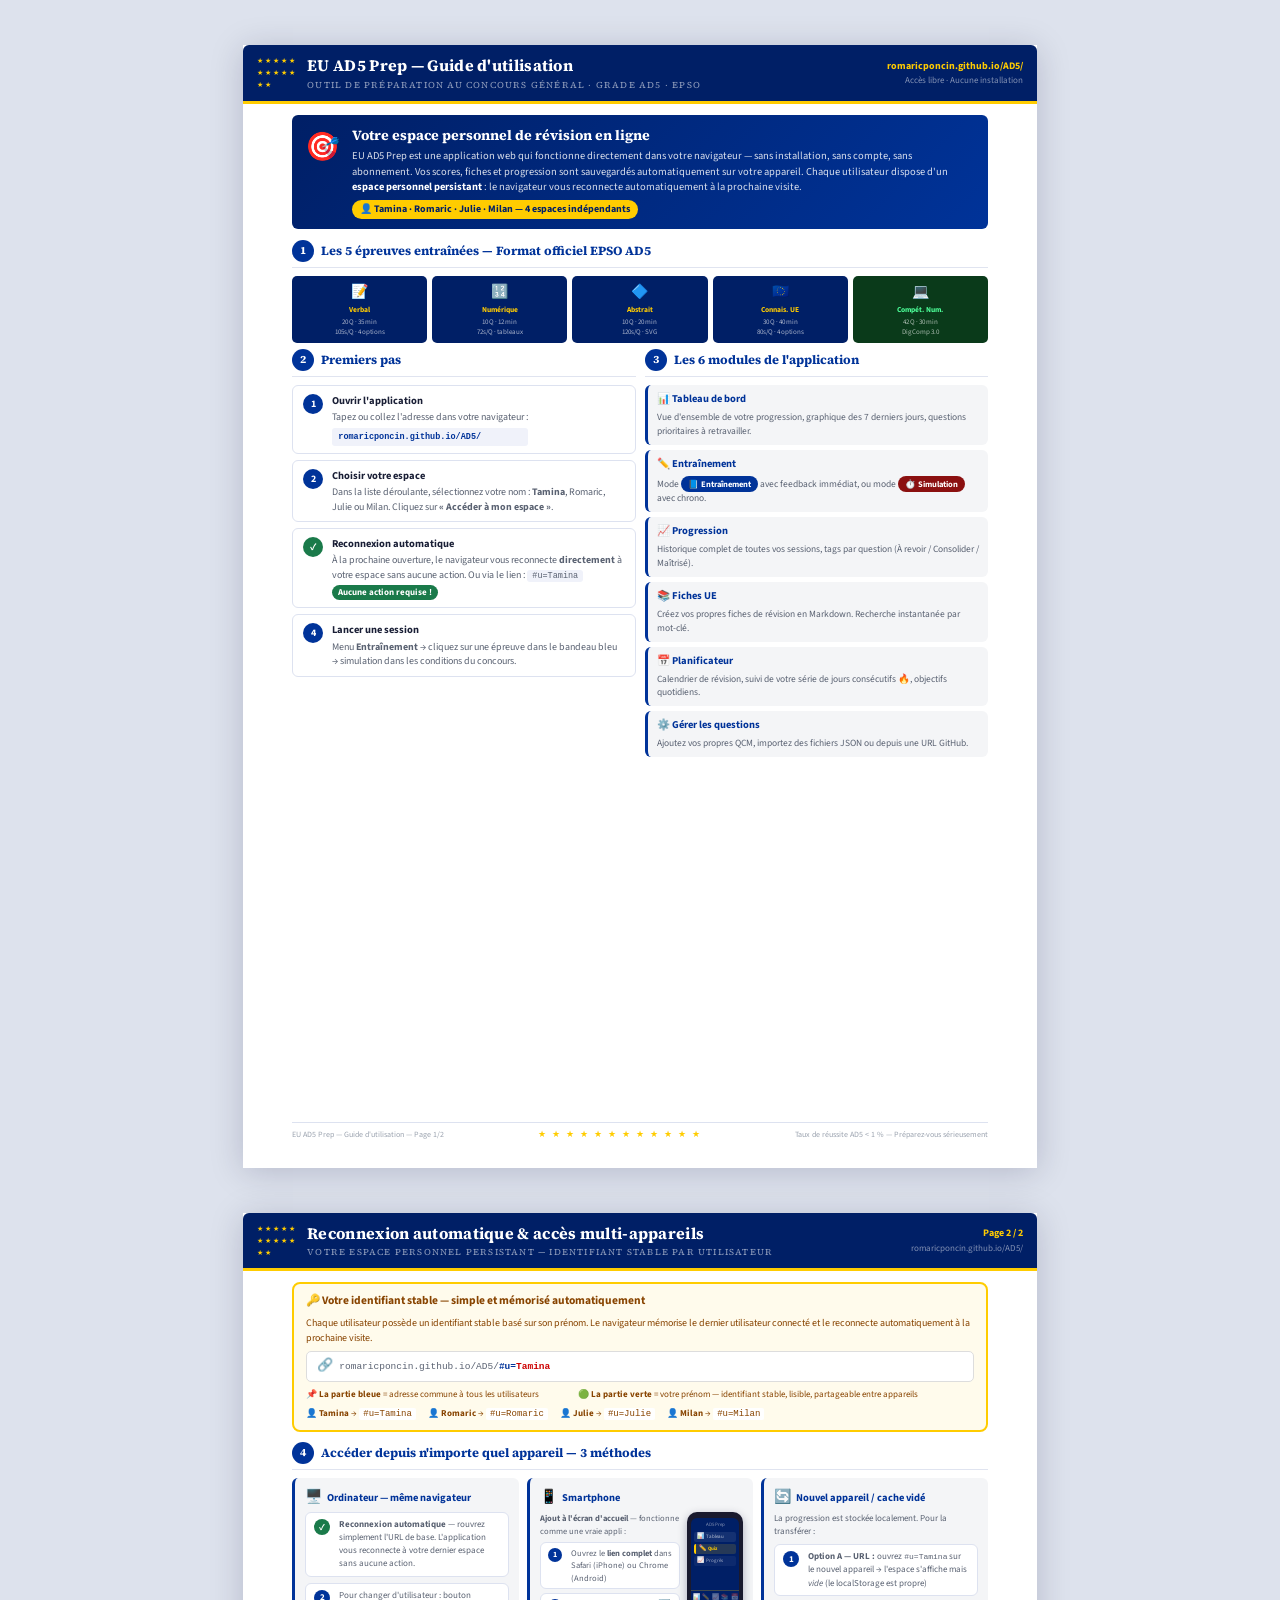
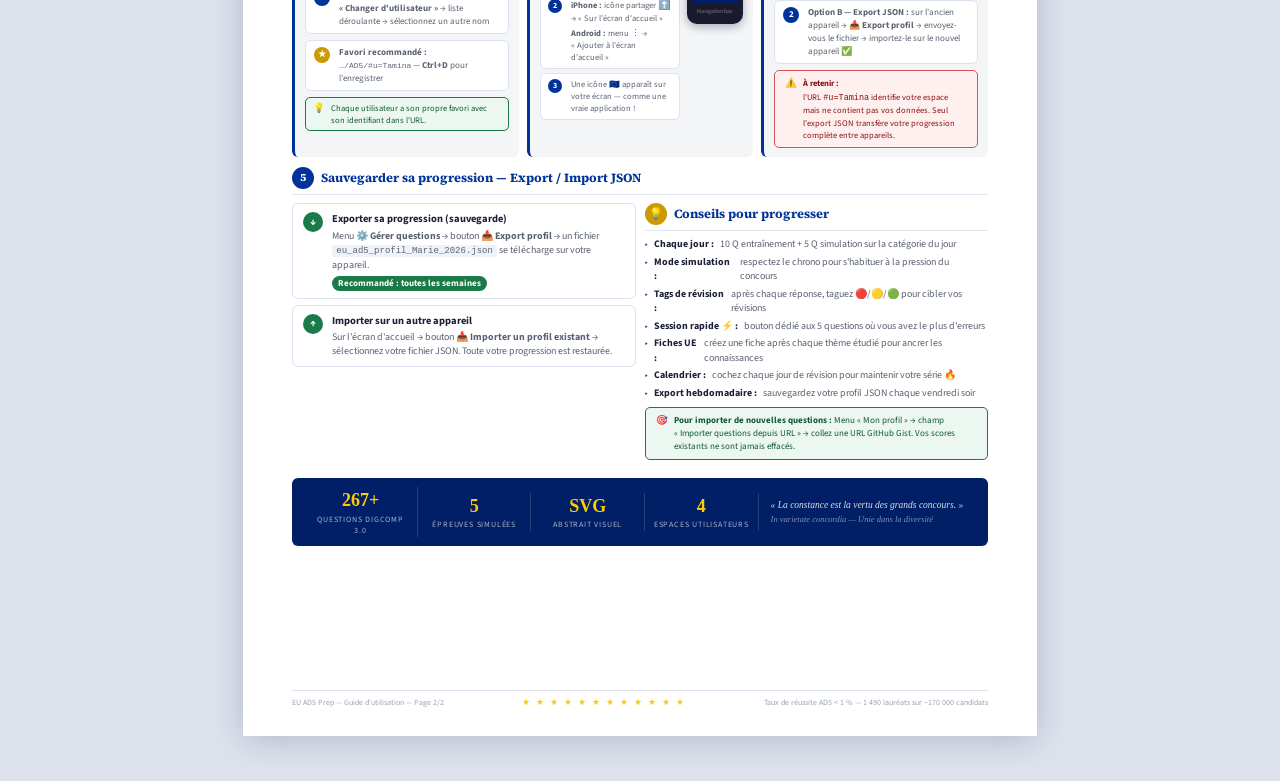
<file: guide/guide_EU_AD5_Prep.html>
<!DOCTYPE html>
<html lang="fr">
<head>
<meta charset="UTF-8">
<meta name="viewport" content="width=device-width, initial-scale=1.0">
<title>Guide EU AD5 Prep</title>
<style>
  @import url('https://fonts.googleapis.com/css2?family=Source+Sans+3:wght@300;400;600;700&family=Source+Serif+4:wght@400;700&display=swap');

  :root {
    --eu-blue: #003399;
    --eu-dark: #001f66;
    --eu-gold: #FFCC00;
    --eu-light: #e8eeff;
    --gray: #5a6272;
    --gray-light: #f4f5f7;
    --success: #1a7a4a;
    --text: #1a1f36;
  }

  * { box-sizing: border-box; margin: 0; padding: 0; }

  body {
    font-family: 'Source Sans 3', 'Trebuchet MS', sans-serif;
    background: #dde2ed;
    color: var(--text);
    font-size: 11px;
    line-height: 1.45;
  }

  /* PAGE LAYOUT — A4 */
  .page {
    width: 210mm;
    min-height: 297mm;
    background: white;
    margin: 12mm auto;
    padding: 12mm 13mm 10mm;
    box-shadow: 0 4px 32px rgba(0,0,50,.18);
    position: relative;
    page-break-after: always;
    overflow: hidden;
  }

  /* HEADER BANDE UE */
  .page-header {
    display: flex;
    align-items: center;
    justify-content: space-between;
    background: var(--eu-dark);
    color: white;
    padding: 9px 14px;
    border-radius: 6px 6px 0 0;
    margin: -12mm -13mm 0;
    width: calc(100% + 26mm);
  }
  .header-left { display: flex; align-items: center; gap: 10px; }
  .header-stars { display: flex; flex-wrap: wrap; gap: 2px; width: 40px; }
  .header-stars span { color: var(--eu-gold); font-size: 7px; }
  .header-title { font-family: 'Source Serif 4', Georgia, serif; }
  .header-title h1 { font-size: 16px; font-weight: 700; letter-spacing: 0.3px; }
  .header-title p { font-size: 9px; color: rgba(255,255,255,.55); text-transform: uppercase; letter-spacing: 1.2px; margin-top: 1px; }
  .header-right { text-align: right; font-size: 9px; color: rgba(255,255,255,.5); line-height: 1.6; }
  .header-right strong { color: var(--eu-gold); font-size: 10px; }

  /* GOLD BORDER */
  .gold-bar {
    height: 3px;
    background: var(--eu-gold);
    margin: 0 -13mm;
    width: calc(100% + 26mm);
    margin-bottom: 11px;
  }

  /* SECTION TITLE */
  .section-title {
    display: flex;
    align-items: center;
    gap: 7px;
    font-family: 'Source Serif 4', Georgia, serif;
    font-size: 12.5px;
    font-weight: 700;
    color: var(--eu-blue);
    margin-bottom: 8px;
    padding-bottom: 5px;
    border-bottom: 1.5px solid #e0e4f0;
  }
  .section-title .icon {
    width: 22px; height: 22px;
    background: var(--eu-blue);
    color: white;
    border-radius: 50%;
    display: flex; align-items: center; justify-content: center;
    font-size: 11px;
    flex-shrink: 0;
  }

  /* INTRO BOX */
  .intro-box {
    background: linear-gradient(135deg, var(--eu-dark) 0%, var(--eu-blue) 100%);
    color: white;
    border-radius: 6px;
    padding: 10px 13px;
    margin-bottom: 11px;
    display: flex;
    gap: 12px;
    align-items: flex-start;
  }
  .intro-box .big-icon { font-size: 28px; flex-shrink: 0; margin-top: 2px; }
  .intro-box h2 { font-family: 'Source Serif 4', Georgia, serif; font-size: 14px; font-weight: 700; margin-bottom: 3px; }
  .intro-box p { font-size: 10.5px; color: rgba(255,255,255,.85); line-height: 1.5; }
  .intro-box .url-pill {
    display: inline-block;
    background: var(--eu-gold);
    color: var(--eu-dark);
    font-weight: 700;
    font-size: 10px;
    padding: 2px 8px;
    border-radius: 12px;
    margin-top: 5px;
  }

  /* GRIDS */
  .col-2 { display: grid; grid-template-columns: 1fr 1fr; gap: 9px; margin-bottom: 10px; }
  .col-3 { display: grid; grid-template-columns: 1fr 1fr 1fr; gap: 8px; margin-bottom: 10px; }

  /* CARDS */
  .card {
    background: var(--gray-light);
    border-radius: 6px;
    padding: 9px 10px;
    border-left: 3px solid var(--eu-blue);
  }
  .card.gold { border-left-color: #cc9900; background: #fffbec; }
  .card.green { border-left-color: var(--success); background: #edf7f2; }
  .card.orange { border-left-color: #cc6600; background: #fff5ec; }
  .card h3 { font-size: 10.5px; font-weight: 700; color: var(--eu-blue); margin-bottom: 5px; display: flex; align-items: center; gap: 5px; }
  .card.gold h3 { color: #884400; }
  .card.green h3 { color: var(--success); }
  .card.orange h3 { color: #aa4400; }

  /* STEPS — numbered boxes */
  .steps { display: flex; flex-direction: column; gap: 6px; }
  .step {
    display: flex;
    gap: 9px;
    align-items: flex-start;
    background: white;
    border: 1px solid #dde2f0;
    border-radius: 6px;
    padding: 7px 10px;
  }
  .step-num {
    width: 20px; height: 20px;
    background: var(--eu-blue);
    color: white;
    border-radius: 50%;
    display: flex; align-items: center; justify-content: center;
    font-size: 10px; font-weight: 700;
    flex-shrink: 0; margin-top: 1px;
  }
  .step-content h4 { font-size: 10.5px; font-weight: 700; color: var(--text); margin-bottom: 2px; }
  .step-content p { font-size: 10px; color: var(--gray); line-height: 1.45; }
  .step-content .tag {
    display: inline-block;
    background: var(--eu-blue);
    color: white;
    font-size: 9px;
    font-weight: 700;
    padding: 1px 6px;
    border-radius: 10px;
    margin-top: 3px;
  }
  .step-content .tag.gold { background: #cc9900; }
  .step-content .tag.green { background: var(--success); }

  /* MOCKUP SCREENS */
  .screen-mock {
    background: #1a1f36;
    border-radius: 8px;
    overflow: hidden;
    box-shadow: 0 3px 12px rgba(0,0,50,.25);
  }
  .screen-titlebar {
    background: #001255;
    padding: 5px 8px;
    display: flex;
    align-items: center;
    gap: 6px;
  }
  .dot { width: 7px; height: 7px; border-radius: 50%; }
  .dot.r { background: #ff5f57; }
  .dot.y { background: #febc2e; }
  .dot.g { background: #28c840; }
  .url-bar {
    flex: 1;
    background: rgba(255,255,255,.1);
    border-radius: 3px;
    padding: 2px 6px;
    font-size: 8px;
    color: rgba(255,255,255,.7);
    font-family: monospace;
    white-space: nowrap;
    overflow: hidden;
    text-overflow: ellipsis;
  }
  .url-bar .hash { color: var(--eu-gold); font-weight: 700; }
  .screen-body { padding: 8px; background: #f4f5f7; }

  /* SIDEBAR MINI */
  .mini-app { display: flex; gap: 0; height: 70px; }
  .mini-sidebar {
    width: 60px;
    background: #001f66;
    border-radius: 0 0 0 6px;
    padding: 5px 4px;
    display: flex;
    flex-direction: column;
    gap: 3px;
  }
  .mini-nav-item {
    font-size: 7px;
    color: rgba(255,255,255,.6);
    padding: 2px 3px;
    border-radius: 3px;
    display: flex;
    align-items: center;
    gap: 2px;
    white-space: nowrap;
  }
  .mini-nav-item.active {
    background: rgba(255,204,0,.2);
    color: #FFCC00;
    font-weight: 700;
    border-left: 2px solid #FFCC00;
    padding-left: 2px;
  }
  .mini-content {
    flex: 1;
    background: white;
    border-radius: 0 0 6px 0;
    padding: 5px;
    display: flex;
    flex-direction: column;
    gap: 3px;
    overflow: hidden;
  }
  .mini-topbar {
    background: white;
    border-bottom: 2px solid var(--eu-gold);
    padding: 2px 5px;
    font-size: 7.5px;
    font-weight: 700;
    color: var(--eu-blue);
    display: flex;
    justify-content: space-between;
  }

  /* ÉPREUVES PILLS */
  .epreuves-grid {
    display: grid;
    grid-template-columns: repeat(5, 1fr);
    gap: 5px;
    margin: 6px 0;
  }
  .epreuve-pill {
    background: var(--eu-dark);
    color: white;
    border-radius: 5px;
    padding: 6px 4px;
    text-align: center;
    font-size: 8px;
  }
  .epreuve-pill .e-icon { font-size: 14px; display: block; margin-bottom: 3px; }
  .epreuve-pill .e-name { font-weight: 700; color: var(--eu-gold); font-size: 7.5px; line-height: 1.3; display: block; }
  .epreuve-pill .e-detail { color: rgba(255,255,255,.65); font-size: 7px; display: block; margin-top: 2px; }

  /* URL FOCUS BOX */
  .url-focus {
    background: #fffbec;
    border: 2px solid var(--eu-gold);
    border-radius: 8px;
    padding: 9px 12px;
    margin-bottom: 10px;
  }
  .url-focus h3 {
    color: #884400;
    font-size: 11.5px;
    font-weight: 700;
    margin-bottom: 6px;
    display: flex;
    align-items: center;
    gap: 6px;
  }
  .url-example {
    background: white;
    border: 1.5px solid #ddd;
    border-radius: 5px;
    padding: 5px 10px;
    font-family: monospace;
    font-size: 9.5px;
    color: var(--gray);
    margin: 6px 0;
    display: flex;
    align-items: center;
    gap: 6px;
  }
  .url-example .base { color: var(--gray); }
  .url-example .param { color: var(--eu-blue); font-weight: 700; }
  .url-example .value { color: #cc0000; font-weight: 700; }

  /* DEVICE ICONS ROW */
  .devices-row {
    display: flex;
    gap: 8px;
    justify-content: center;
    margin: 7px 0;
  }
  .device-item {
    display: flex;
    flex-direction: column;
    align-items: center;
    gap: 3px;
    font-size: 8.5px;
    color: var(--gray);
    background: var(--gray-light);
    border-radius: 6px;
    padding: 7px 10px;
    flex: 1;
    text-align: center;
    border: 1px solid #dde2f0;
  }
  .device-item .d-icon { font-size: 18px; }
  .device-item strong { color: var(--text); font-size: 9px; display: block; }

  /* WARNING BOX */
  .warning-box {
    background: #fff0f0;
    border: 1.5px solid #e05050;
    border-radius: 5px;
    padding: 6px 10px;
    font-size: 9.5px;
    color: #8b1010;
    display: flex;
    gap: 6px;
    align-items: flex-start;
  }
  .warning-box strong { display: block; margin-bottom: 2px; }

  /* TIP BOX */
  .tip-box {
    background: #edf7f2;
    border: 1.5px solid var(--success);
    border-radius: 5px;
    padding: 6px 10px;
    font-size: 9.5px;
    color: #0f5a30;
    display: flex;
    gap: 6px;
    align-items: flex-start;
    margin-bottom: 8px;
  }

  /* PHONE MOCKUP */
  .phone-mock {
    width: 56px;
    background: #1a1a2e;
    border-radius: 10px;
    padding: 6px 4px;
    box-shadow: 0 3px 10px rgba(0,0,50,.3);
    flex-shrink: 0;
  }
  .phone-screen {
    background: var(--eu-dark);
    border-radius: 6px;
    overflow: hidden;
    aspect-ratio: 9/16;
    position: relative;
  }
  .phone-nav {
    display: flex;
    background: var(--eu-dark);
    border-top: 1px solid rgba(255,204,0,.3);
  }
  .phone-nav-item {
    flex: 1;
    padding: 2px 0;
    text-align: center;
    font-size: 5.5px;
    color: rgba(255,255,255,.55);
  }
  .phone-nav-item.active { color: var(--eu-gold); }

  /* FOOTER */
  .page-footer {
    position: absolute;
    bottom: 7mm;
    left: 13mm;
    right: 13mm;
    display: flex;
    align-items: center;
    justify-content: space-between;
    border-top: 1px solid #dde2f0;
    padding-top: 5px;
    font-size: 8px;
    color: #9ba3af;
  }
  .page-footer .eu-stars { color: var(--eu-gold); letter-spacing: 2px; font-size: 9px; }

  /* BADGE */
  .badge {
    display: inline-flex;
    align-items: center;
    gap: 3px;
    padding: 2px 7px;
    border-radius: 10px;
    font-size: 8.5px;
    font-weight: 700;
  }
  .badge-blue { background: var(--eu-blue); color: white; }
  .badge-gold { background: var(--eu-gold); color: var(--eu-dark); }
  .badge-green { background: var(--success); color: white; }

  /* PRINT */
  @media print {
    body { background: white; }
    .page { margin: 0; box-shadow: none; width: 210mm; min-height: 297mm; padding: 12mm 13mm 15mm; }
    @page { size: A4; margin: 0; }
    a { color: inherit; text-decoration: none; }
  }

  .header-link {
    color: var(--eu-gold);
    text-decoration: none;
    font-weight: 700;
    font-size: 10px;
  }
  .header-link:hover { text-decoration: underline; }

  hr.light { border: none; border-top: 1px solid #e8eaf0; margin: 8px 0; }

  .bullet-list { list-style: none; display: flex; flex-direction: column; gap: 3px; }
  .bullet-list li { display: flex; gap: 6px; align-items: flex-start; font-size: 10px; color: var(--gray); }
  .bullet-list li::before { content: '▸'; color: var(--eu-blue); flex-shrink: 0; font-size: 9px; margin-top: 1px; }
  .bullet-list li strong { color: var(--text); }
</style>
</head>
<body>

<!-- ═══════════════════════════════ PAGE 1 ═══════════════════════════════ -->
<div class="page">

  <!-- HEADER -->
  <div class="page-header">
    <div class="header-left">
      <div class="header-stars">
        <span>★</span><span>★</span><span>★</span><span>★</span><span>★</span><span>★</span>
        <span>★</span><span>★</span><span>★</span><span>★</span><span>★</span><span>★</span>
      </div>
      <div class="header-title">
        <h1>EU AD5 Prep — Guide d'utilisation</h1>
        <p>Outil de préparation au Concours général · Grade AD5 · EPSO</p>
      </div>
    </div>
    <div class="header-right">
      <a href="https://romaricponcin.github.io/AD5/" target="_blank" class="header-link">romaricponcin.github.io/AD5/</a><br>
      Accès libre · Aucune installation
    </div>
  </div>
  <div class="gold-bar"></div>

  <!-- INTRO -->
  <div class="intro-box">
    <div class="big-icon">🎯</div>
    <div>
      <h2>Votre espace personnel de révision en ligne</h2>
      <p>EU AD5 Prep est une application web qui fonctionne directement dans votre navigateur — sans installation, sans compte, sans abonnement. Vos scores, fiches et progression sont sauvegardés automatiquement sur votre appareil. Chaque utilisateur dispose d'un <strong style="color:white">espace personnel persistant</strong> : le navigateur vous reconnecte automatiquement à la prochaine visite.</p>
      <div class="url-pill">👤 Tamina · Romaric · Julie · Milan — 4 espaces indépendants</div>
    </div>
  </div>

  <!-- LES 5 ÉPREUVES -->
  <div class="section-title">
    <div class="icon">1</div> Les 5 épreuves entraînées — Format officiel EPSO AD5
  </div>

  <div class="epreuves-grid">
    <div class="epreuve-pill">
      <span class="e-icon">📝</span>
      <span class="e-name">Verbal</span>
      <span class="e-detail">20 Q · 35 min<br>105s/Q · 4 options</span>
    </div>
    <div class="epreuve-pill">
      <span class="e-icon">🔢</span>
      <span class="e-name">Numérique</span>
      <span class="e-detail">10 Q · 12 min<br>72s/Q · tableaux</span>
    </div>
    <div class="epreuve-pill">
      <span class="e-icon">🔷</span>
      <span class="e-name">Abstrait</span>
      <span class="e-detail">10 Q · 20 min<br>120s/Q · SVG</span>
    </div>
    <div class="epreuve-pill">
      <span class="e-icon">🇪🇺</span>
      <span class="e-name">Connais. UE</span>
      <span class="e-detail">30 Q · 40 min<br>80s/Q · 4 options</span>
    </div>
    <div class="epreuve-pill" style="background:#0a3a1a">
      <span class="e-icon">💻</span>
      <span class="e-name" style="color:#4dff99">Compét. Num.</span>
      <span class="e-detail">42 Q · 30 min<br>DigComp 3.0</span>
    </div>
  </div>

  <div class="col-2" style="margin-bottom:10px">

    <!-- PREMIERS PAS -->
    <div>
      <div class="section-title">
        <div class="icon">2</div> Premiers pas
      </div>
      <div class="steps">
        <div class="step">
          <div class="step-num">1</div>
          <div class="step-content">
            <h4>Ouvrir l'application</h4>
            <p>Tapez ou collez l'adresse dans votre navigateur :</p>
            <div style="font-family:monospace;font-size:8.5px;background:#f0f2fa;padding:3px 6px;border-radius:3px;margin-top:3px;color:#003399;font-weight:700">romaricponcin.github.io/AD5/</div>
          </div>
        </div>
        <div class="step">
          <div class="step-num">2</div>
          <div class="step-content">
            <h4>Choisir votre espace</h4>
            <p>Dans la liste déroulante, sélectionnez votre nom : <strong>Tamina</strong>, Romaric, Julie ou Milan. Cliquez sur <strong>«&nbsp;Accéder à mon espace&nbsp;»</strong>.</p>
          </div>
        </div>
        <div class="step">
          <div class="step-num" style="background:#1a7a4a">✓</div>
          <div class="step-content">
            <h4>Reconnexion automatique</h4>
            <p>À la prochaine ouverture, le navigateur vous reconnecte <strong>directement</strong> à votre espace sans aucune action. Ou via le lien : <code style="background:#f0f2fa;padding:1px 5px;border-radius:3px;font-size:8.5px">#u=Tamina</code></p>
            <span class="tag green">Aucune action requise !</span>
          </div>
        </div>
        <div class="step">
          <div class="step-num">4</div>
          <div class="step-content">
            <h4>Lancer une session</h4>
            <p>Menu <strong>Entraînement</strong> → cliquez sur une épreuve dans le bandeau bleu → simulation dans les conditions du concours.</p>
          </div>
        </div>
      </div>
    </div>

    <!-- LES MODULES -->
    <div>
      <div class="section-title">
        <div class="icon">3</div> Les 6 modules de l'application
      </div>
      <div style="display:flex;flex-direction:column;gap:5px">
        <div class="card" style="padding:6px 9px">
          <h3>📊 Tableau de bord</h3>
          <p style="font-size:9.5px;color:var(--gray)">Vue d'ensemble de votre progression, graphique des 7 derniers jours, questions prioritaires à retravailler.</p>
        </div>
        <div class="card" style="padding:6px 9px">
          <h3>✏️ Entraînement</h3>
          <p style="font-size:9.5px;color:var(--gray)">Mode <span class="badge badge-blue">📘 Entraînement</span> avec feedback immédiat, ou mode <span class="badge" style="background:#8b1010;color:white">⏱️ Simulation</span> avec chrono.</p>
        </div>
        <div class="card" style="padding:6px 9px">
          <h3>📈 Progression</h3>
          <p style="font-size:9.5px;color:var(--gray)">Historique complet de toutes vos sessions, tags par question (À revoir / Consolider / Maîtrisé).</p>
        </div>
        <div class="card" style="padding:6px 9px">
          <h3>📚 Fiches UE</h3>
          <p style="font-size:9.5px;color:var(--gray)">Créez vos propres fiches de révision en Markdown. Recherche instantanée par mot-clé.</p>
        </div>
        <div class="card" style="padding:6px 9px">
          <h3>📅 Planificateur</h3>
          <p style="font-size:9.5px;color:var(--gray)">Calendrier de révision, suivi de votre série de jours consécutifs 🔥, objectifs quotidiens.</p>
        </div>
        <div class="card" style="padding:6px 9px">
          <h3>⚙️ Gérer les questions</h3>
          <p style="font-size:9.5px;color:var(--gray)">Ajoutez vos propres QCM, importez des fichiers JSON ou depuis une URL GitHub.</p>
        </div>
      </div>
    </div>
  </div>

  <!-- FOOTER P1 -->
  <div class="page-footer">
    <div>EU AD5 Prep — Guide d'utilisation — Page 1/2</div>
    <div class="eu-stars">★ ★ ★ ★ ★ ★ ★ ★ ★ ★ ★ ★</div>
    <div>Taux de réussite AD5 &lt; 1 % — Préparez-vous sérieusement</div>
  </div>

</div><!-- /page 1 -->


<!-- ═══════════════════════════════ PAGE 2 ═══════════════════════════════ -->
<div class="page">

  <!-- HEADER -->
  <div class="page-header">
    <div class="header-left">
      <div class="header-stars">
        <span>★</span><span>★</span><span>★</span><span>★</span><span>★</span><span>★</span>
        <span>★</span><span>★</span><span>★</span><span>★</span><span>★</span><span>★</span>
      </div>
      <div class="header-title">
        <h1>Reconnexion automatique &amp; accès multi-appareils</h1>
        <p>Votre espace personnel persistant — Identifiant stable par utilisateur</p>
      </div>
    </div>
    <div class="header-right">
      <strong>Page 2 / 2</strong><br>
      romaricponcin.github.io/AD5/
    </div>
  </div>
  <div class="gold-bar"></div>

  <!-- URL EXPLANATION -->
  <div class="url-focus">
    <h3>🔑 Votre identifiant stable — simple et mémorisé automatiquement</h3>
    <p style="font-size:10px;color:#884400;margin-bottom:5px">Chaque utilisateur possède un identifiant stable basé sur son prénom. Le navigateur mémorise le dernier utilisateur connecté et le reconnecte automatiquement à la prochaine visite.</p>
    <div class="url-example">
      <span style="font-size:13px">🔗</span>
      <span><span class="base">romaricponcin.github.io/AD5/</span><span class="param">#u=</span><span class="value">Tamina</span></span>
    </div>
    <div style="display:flex;gap:8px;margin-top:5px;font-size:9px;color:#884400">
      <div style="flex:2">📌 <strong>La partie bleue</strong> = adresse commune à tous les utilisateurs</div>
      <div style="flex:3">🟢 <strong>La partie verte</strong> = votre prénom — identifiant stable, lisible, partageable entre appareils</div>
    </div>
    <div style="margin-top:6px;font-size:9px;color:#884400;display:flex;gap:12px">
      <div>👤 <strong>Tamina</strong> → <code style="background:white;padding:1px 4px;border-radius:2px">#u=Tamina</code></div>
      <div>👤 <strong>Romaric</strong> → <code style="background:white;padding:1px 4px;border-radius:2px">#u=Romaric</code></div>
      <div>👤 <strong>Julie</strong> → <code style="background:white;padding:1px 4px;border-radius:2px">#u=Julie</code></div>
      <div>👤 <strong>Milan</strong> → <code style="background:white;padding:1px 4px;border-radius:2px">#u=Milan</code></div>
    </div>
  </div>

  <!-- DEVICE ACCESS -->
  <div class="section-title">
    <div class="icon">4</div> Accéder depuis n'importe quel appareil — 3 méthodes
  </div>


  <div class="col-3" style="margin-bottom:10px">

    <!-- PC -->
    <div class="card" style="padding:9px 10px">
      <h3><span style="font-size:14px">🖥️</span> Ordinateur — même navigateur</h3>
      <div class="steps">
        <div class="step" style="padding:5px 8px">
          <div class="step-num" style="width:16px;height:16px;font-size:9px;background:#1a7a4a">✓</div>
          <div class="step-content">
            <p style="font-size:9px"><strong>Reconnexion automatique</strong> — rouvrez simplement l'URL de base. L'application vous reconnecte à votre dernier espace sans aucune action.</p>
          </div>
        </div>
        <div class="step" style="padding:5px 8px">
          <div class="step-num" style="width:16px;height:16px;font-size:9px">2</div>
          <div class="step-content">
            <p style="font-size:9px">Pour changer d'utilisateur : bouton <strong>«&nbsp;Changer d'utilisateur&nbsp;»</strong> → liste déroulante → sélectionnez un autre nom</p>
          </div>
        </div>
        <div class="step" style="padding:5px 8px">
          <div class="step-num" style="width:16px;height:16px;font-size:9px;background:#cc9900">★</div>
          <div class="step-content">
            <p style="font-size:9px"><strong>Favori recommandé :</strong> <code style="font-size:8px">…/AD5/#u=Tamina</code> — <strong>Ctrl+D</strong> pour l'enregistrer</p>
          </div>
        </div>
      </div>
      <div class="tip-box" style="margin-top:6px;margin-bottom:0;padding:4px 7px">
        <span>💡</span>
        <span style="font-size:8.5px">Chaque utilisateur a son propre favori avec son identifiant dans l'URL.</span>
      </div>
    </div>

    <!-- TÉLÉPHONE -->
    <div class="card" style="padding:9px 10px">
      <h3><span style="font-size:14px">📱</span> Smartphone</h3>
      <div style="display:flex;gap:7px;align-items:flex-start">
        <div style="flex:1">
          <p style="font-size:8.5px;color:var(--gray);margin-bottom:5px"><strong>Ajout à l'écran d'accueil</strong> — fonctionne comme une vraie appli :</p>
          <div class="steps" style="gap:4px">
            <div class="step" style="padding:4px 7px">
              <div class="step-num" style="width:14px;height:14px;font-size:8px">1</div>
              <div class="step-content"><p style="font-size:8.5px">Ouvrez le <strong>lien complet</strong> dans Safari (iPhone) ou Chrome (Android)</p></div>
            </div>
            <div class="step" style="padding:4px 7px">
              <div class="step-num" style="width:14px;height:14px;font-size:8px">2</div>
              <div class="step-content">
                <p style="font-size:8.5px"><strong>iPhone :</strong> icône partager <span style="font-size:10px">⬆️</span> → «&nbsp;Sur l'écran d'accueil&nbsp;»</p>
                <p style="font-size:8.5px;margin-top:2px"><strong>Android :</strong> menu ⋮ → «&nbsp;Ajouter à l'écran d'accueil&nbsp;»</p>
              </div>
            </div>
            <div class="step" style="padding:4px 7px">
              <div class="step-num" style="width:14px;height:14px;font-size:8px">3</div>
              <div class="step-content"><p style="font-size:8.5px">Une icône 🇪🇺 apparaît sur votre écran — comme une vraie application !</p></div>
            </div>
          </div>
        </div>
        <div>
          <!-- Phone mockup -->
          <div class="phone-mock">
            <div class="phone-screen">
              <div style="background:var(--eu-dark);height:100%;display:flex;flex-direction:column;padding:3px 3px 0">
                <div style="font-size:5px;color:rgba(255,255,255,.5);text-align:center;margin-bottom:3px">AD5 Prep</div>
                <div style="display:flex;flex-direction:column;gap:2px;flex:1">
                  <div style="background:rgba(255,255,255,.08);border-radius:2px;height:10px;display:flex;align-items:center;padding:0 3px;gap:2px"><span style="font-size:6px">📊</span><span style="font-size:5px;color:rgba(255,255,255,.7)">Tableau</span></div>
                  <div style="background:rgba(255,204,0,.15);border-left:2px solid #FFCC00;border-radius:2px;height:10px;display:flex;align-items:center;padding:0 3px;gap:2px"><span style="font-size:6px">✏️</span><span style="font-size:5px;color:#FFCC00;font-weight:700">Quiz</span></div>
                  <div style="background:rgba(255,255,255,.05);border-radius:2px;height:10px;display:flex;align-items:center;padding:0 3px;gap:2px"><span style="font-size:6px">📈</span><span style="font-size:5px;color:rgba(255,255,255,.6)">Progrès</span></div>
                </div>
                <div style="background:var(--eu-dark);border-top:1px solid rgba(255,204,0,.25);display:flex;padding:2px 0;margin:0 -3px">
                  <div style="flex:1;text-align:center;font-size:6px;color:#FFCC00">📊</div>
                  <div style="flex:1;text-align:center;font-size:6px;color:rgba(255,255,255,.4)">✏️</div>
                  <div style="flex:1;text-align:center;font-size:6px;color:rgba(255,255,255,.4)">📈</div>
                  <div style="flex:1;text-align:center;font-size:6px;color:rgba(255,255,255,.4)">📚</div>
                  <div style="flex:1;text-align:center;font-size:6px;color:rgba(255,255,255,.4)">📅</div>
                </div>
              </div>
            </div>
            <div style="text-align:center;font-size:6px;color:rgba(255,255,255,.4);padding:3px 0">Navigation bas</div>
          </div>
        </div>
      </div>
    </div>

    <!-- NOUVEL APPAREIL -->
    <div class="card" style="padding:9px 10px">
      <h3><span style="font-size:14px">🔄</span> Nouvel appareil / cache vidé</h3>
      <p style="font-size:9px;color:var(--gray);margin-bottom:6px">La progression est stockée localement. Pour la transférer :</p>
      <div class="steps" style="gap:4px">
        <div class="step" style="padding:5px 8px">
          <div class="step-num" style="width:16px;height:16px;font-size:9px">1</div>
          <div class="step-content"><p style="font-size:9px"><strong>Option A — URL :</strong> ouvrez <code style="font-size:8px">#u=Tamina</code> sur le nouvel appareil → l'espace s'affiche mais <em>vide</em> (le localStorage est propre)</p></div>
        </div>
        <div class="step" style="padding:5px 8px">
          <div class="step-num" style="width:16px;height:16px;font-size:9px">2</div>
          <div class="step-content"><p style="font-size:9px"><strong>Option B — Export JSON :</strong> sur l'ancien appareil → <strong>📥 Export profil</strong> → envoyez-vous le fichier → importez-le sur le nouvel appareil ✅</p></div>
        </div>
      </div>
      <div class="warning-box" style="margin-top:6px">
        <span>⚠️</span>
        <div style="font-size:8.5px"><strong>À retenir :</strong> l'URL <code>#u=Tamina</code> identifie votre espace mais ne contient pas vos données. Seul l'export JSON transfère votre progression complète entre appareils.</div>
      </div>
    </div>
  </div>

  <!-- EXPORT BACKUP -->
  <div class="section-title" style="margin-top:2px">
    <div class="icon">5</div> Sauvegarder sa progression — Export / Import JSON
  </div>

  <div class="col-2" style="margin-bottom:10px">
    <div>
      <div class="steps">
        <div class="step">
          <div class="step-num" style="background:#1a7a4a">↓</div>
          <div class="step-content">
            <h4>Exporter sa progression (sauvegarde)</h4>
            <p>Menu <strong>⚙️ Gérer questions</strong> → bouton <strong>📥 Export profil</strong> → un fichier <code style="background:#f0f2fa;padding:1px 4px;border-radius:2px;font-size:9px">eu_ad5_profil_Marie_2026.json</code> se télécharge sur votre appareil.</p>
            <span class="tag green">Recommandé : toutes les semaines</span>
          </div>
        </div>
        <div class="step">
          <div class="step-num" style="background:#1a7a4a">↑</div>
          <div class="step-content">
            <h4>Importer sur un autre appareil</h4>
            <p>Sur l'écran d'accueil → bouton <strong>📥 Importer un profil existant</strong> → sélectionnez votre fichier JSON. Toute votre progression est restaurée.</p>
          </div>
        </div>
      </div>
    </div>

    <!-- TIPS -->
    <div>
      <div class="section-title" style="margin-bottom:6px">
        <div class="icon" style="background:#cc9900">💡</div> Conseils pour progresser
      </div>
      <ul class="bullet-list">
        <li><strong>Chaque jour :</strong> 10 Q entraînement + 5 Q simulation sur la catégorie du jour</li>
        <li><strong>Mode simulation :</strong> respectez le chrono pour s'habituer à la pression du concours</li>
        <li><strong>Tags de révision :</strong> après chaque réponse, taguez 🔴/🟡/🟢 pour cibler vos révisions</li>
        <li><strong>Session rapide ⚡ :</strong> bouton dédié aux 5 questions où vous avez le plus d'erreurs</li>
        <li><strong>Fiches UE :</strong> créez une fiche après chaque thème étudié pour ancrer les connaissances</li>
        <li><strong>Calendrier :</strong> cochez chaque jour de révision pour maintenir votre série 🔥</li>
        <li><strong>Export hebdomadaire :</strong> sauvegardez votre profil JSON chaque vendredi soir</li>
      </ul>

      <div class="tip-box" style="margin-top:7px">
        <span>🎯</span>
        <div style="font-size:9px"><strong>Pour importer de nouvelles questions :</strong> Menu «&nbsp;Mon profil&nbsp;» → champ «&nbsp;Importer questions depuis URL&nbsp;» → collez une URL GitHub Gist. Vos scores existants ne sont jamais effacés.</div>
      </div>
    </div>
  </div>

  <!-- BOTTOM STAT ROW -->
  <div style="background:var(--eu-dark);border-radius:6px;padding:9px 12px;display:flex;gap:0;align-items:center">
    <div style="flex:1;text-align:center;border-right:1px solid rgba(255,255,255,.15);padding:0 8px">
      <div style="color:var(--eu-gold);font-size:18px;font-weight:700;font-family:Georgia,serif">267+</div>
      <div style="color:rgba(255,255,255,.65);font-size:8px;text-transform:uppercase;letter-spacing:.8px">Questions DigComp 3.0</div>
    </div>
    <div style="flex:1;text-align:center;border-right:1px solid rgba(255,255,255,.15);padding:0 8px">
      <div style="color:var(--eu-gold);font-size:18px;font-weight:700;font-family:Georgia,serif">5</div>
      <div style="color:rgba(255,255,255,.65);font-size:8px;text-transform:uppercase;letter-spacing:.8px">Épreuves simulées</div>
    </div>
    <div style="flex:1;text-align:center;border-right:1px solid rgba(255,255,255,.15);padding:0 8px">
      <div style="color:var(--eu-gold);font-size:18px;font-weight:700;font-family:Georgia,serif">SVG</div>
      <div style="color:rgba(255,255,255,.65);font-size:8px;text-transform:uppercase;letter-spacing:.8px">Abstrait visuel</div>
    </div>
    <div style="flex:1;text-align:center;border-right:1px solid rgba(255,255,255,.15);padding:0 8px">
      <div style="color:var(--eu-gold);font-size:18px;font-weight:700;font-family:Georgia,serif">4</div>
      <div style="color:rgba(255,255,255,.65);font-size:8px;text-transform:uppercase;letter-spacing:.8px">Espaces utilisateurs</div>
    </div>
    <div style="flex:2;padding:0 12px">
      <div style="font-family:Georgia,serif;font-style:italic;color:rgba(255,255,255,.85);font-size:9.5px;line-height:1.5">«&nbsp;La constance est la vertu des grands concours.&nbsp;»<br><span style="font-size:8.5px;color:rgba(255,255,255,.5)">In varietate concordia — Unie dans la diversité</span></div>
    </div>
  </div>

  <!-- FOOTER P2 -->
  <div class="page-footer">
    <div>EU AD5 Prep — Guide d'utilisation — Page 2/2</div>
    <div class="eu-stars">★ ★ ★ ★ ★ ★ ★ ★ ★ ★ ★ ★</div>
    <div>Taux de réussite AD5 &lt; 1 % — 1 490 lauréats sur ~170 000 candidats</div>
  </div>

</div><!-- /page 2 -->

</body>
</html>
</file>
<file: css/variables.css>
/* ============================================================
   VARIABLES & RESET
   ============================================================ */
:root {
  --eu-blue: #003399; --eu-blue-dark: #001f66; --eu-blue-mid: #0044cc;
  --eu-blue-light: #e8eeff; --eu-gold: #FFCC00; --eu-gold-dark: #cc9900;
  --white: #ffffff; --gray-100: #f4f5f7; --gray-200: #e8e9ec;
  --gray-400: #9ba3af; --gray-600: #5a6272; --gray-800: #2c3142;
  --success: #1a7a4a; --success-bg: #e6f5ee;
  --danger: #c0392b;  --danger-bg: #fdf0ee;
  --warning: #b8860b; --warning-bg: #fffbec;
  --radius: 6px; --shadow: 0 2px 8px rgba(0,51,153,.10);
  --shadow-lg: 0 6px 24px rgba(0,51,153,.15);
  --font-h: Georgia,'Times New Roman',serif;
  --font-b: 'Trebuchet MS',Calibri,sans-serif;
  --sidebar-w: 220px; --tr: .2s ease;
}
*,*::before,*::after{box-sizing:border-box;margin:0;padding:0}
body{font-family:var(--font-b);background:var(--gray-100);color:var(--gray-800);min-height:100vh}
a{color:inherit;text-decoration:none}
button{cursor:pointer;font-family:var(--font-b)}
input,textarea,select{font-family:var(--font-b)}
</file>
<file: css/layout.css>
/* ============================================================
   LOGIN SCREEN
   ============================================================ */
#login-screen{
  position:fixed;inset:0;
  background:linear-gradient(145deg,var(--eu-blue-dark) 0%,var(--eu-blue) 60%,#0055bb 100%);
  display:flex;align-items:center;justify-content:center;z-index:1000;
}
#login-screen .eu-bg-stars{
  position:absolute;inset:0;overflow:hidden;pointer-events:none;
}
#login-screen .eu-bg-stars span{
  position:absolute;color:rgba(255,204,0,.08);font-size:60px;
  animation:twinkle 4s ease-in-out infinite alternate;
}
@keyframes twinkle{from{opacity:.3}to{opacity:.8}}
.login-box{
  background:var(--white);border-radius:12px;padding:44px 40px;
  max-width:440px;width:90%;box-shadow:0 24px 64px rgba(0,0,0,.35);
  text-align:center;animation:slideUp .4s ease;position:relative;z-index:1;
}
.login-stars{display:flex;justify-content:center;gap:5px;margin-bottom:16px}
.login-stars span{color:var(--eu-gold);font-size:14px}
.login-box h1{font-family:var(--font-h);font-size:26px;color:var(--eu-blue);margin-bottom:6px}
.login-box .tagline{font-size:12px;color:var(--gray-400);text-transform:uppercase;letter-spacing:1.5px;margin-bottom:28px}
.login-box .form-label{display:block;text-align:left;font-size:11px;font-weight:700;color:var(--gray-600);text-transform:uppercase;letter-spacing:.8px;margin-bottom:6px}
.login-box input{width:100%;padding:11px 14px;border:2px solid var(--gray-200);border-radius:var(--radius);font-size:15px;margin-bottom:14px;transition:border-color var(--tr)}
.login-box input:focus{outline:none;border-color:var(--eu-blue)}
.login-box .btn-login{width:100%;padding:12px;background:var(--eu-blue);color:var(--white);border:none;border-radius:var(--radius);font-size:14px;font-weight:700;letter-spacing:.5px;cursor:pointer;transition:all var(--tr);margin-bottom:16px}
.login-box .btn-login:hover{background:var(--eu-blue-dark);transform:translateY(-1px);box-shadow:0 6px 20px rgba(0,51,153,.3)}
.login-sep{font-size:12px;color:var(--gray-400);margin-bottom:12px}
.btn-import-profile{background:transparent;border:1.5px solid var(--gray-200);border-radius:var(--radius);padding:8px 18px;font-size:12px;color:var(--gray-600);cursor:pointer;transition:all var(--tr)}
.btn-import-profile:hover{border-color:var(--eu-blue);color:var(--eu-blue)}
.login-disclaimer{font-size:11px;color:var(--gray-400);margin-top:20px;line-height:1.5}

/* ============================================================
   APP LAYOUT
   ============================================================ */
#app-shell{display:flex;min-height:100vh}
#sidebar{
  width:var(--sidebar-w);background:var(--eu-blue-dark);color:var(--white);
  display:flex;flex-direction:column;position:fixed;top:0;left:0;
  height:100vh;z-index:100;transition:transform var(--tr);
}
#sidebar-logo{padding:18px 16px 14px;border-bottom:1px solid rgba(255,255,255,.1)}
#sidebar-logo .stars{display:flex;gap:3px;margin-bottom:8px}
#sidebar-logo .stars span{color:var(--eu-gold);font-size:10px}
#sidebar-logo h1{font-family:var(--font-h);font-size:16px;font-weight:700;letter-spacing:.5px;line-height:1.3}
#sidebar-logo .subtitle{font-size:10px;color:rgba(255,255,255,.5);text-transform:uppercase;letter-spacing:1px;margin-top:4px}
#sidebar-nav{flex:1;padding:10px 0;overflow-y:auto}
.nav-section-label{font-size:9px;text-transform:uppercase;letter-spacing:1.5px;color:rgba(255,255,255,.3);padding:12px 16px 4px}
.nav-item{display:flex;align-items:center;gap:10px;padding:10px 16px;font-size:13px;color:rgba(255,255,255,.7);border-left:3px solid transparent;transition:all var(--tr);cursor:pointer;user-select:none}
.nav-item:hover{background:rgba(255,255,255,.07);color:var(--white)}
.nav-item.active{background:rgba(255,204,0,.12);color:var(--eu-gold);border-left-color:var(--eu-gold);font-weight:600}
.nav-item .nav-icon{font-size:15px;width:20px;text-align:center}
#sidebar-footer{padding:12px 16px;border-top:1px solid rgba(255,255,255,.1);font-size:11px;color:rgba(255,255,255,.35);line-height:1.7}
.user-badge-sidebar{
  display:flex;align-items:center;gap:8px;padding:8px 12px;
  background:rgba(255,255,255,.08);border-radius:var(--radius);
  margin-bottom:8px;cursor:pointer;transition:background var(--tr);
}
.user-badge-sidebar:hover{background:rgba(255,255,255,.15)}
.user-avatar{width:28px;height:28px;border-radius:50%;background:var(--eu-gold);color:var(--eu-blue-dark);display:flex;align-items:center;justify-content:center;font-size:13px;font-weight:700;flex-shrink:0}
.user-info .uname{font-size:12px;color:var(--white);font-weight:600}
.user-info .uid{font-size:10px;color:rgba(255,255,255,.4)}
#main-content{margin-left:var(--sidebar-w);flex:1;display:flex;flex-direction:column;min-height:100vh}
#topbar{background:var(--white);border-bottom:2px solid var(--eu-gold);padding:11px 24px;display:flex;align-items:center;justify-content:space-between;position:sticky;top:0;z-index:50;box-shadow:var(--shadow)}
#topbar h2{font-family:var(--font-h);font-size:17px;color:var(--eu-blue);font-weight:700}
#topbar-right{display:flex;align-items:center;gap:10px}
.badge{background:var(--eu-blue);color:var(--white);font-size:11px;padding:3px 10px;border-radius:20px;font-weight:600;letter-spacing:.5px}
.badge.gold{background:var(--eu-gold);color:var(--eu-blue-dark)}
#page-content{padding:24px;flex:1}
</file>
<file: css/components.css>
/* ============================================================
   COMPONENTS
   ============================================================ */
.card{background:var(--white);border-radius:var(--radius);box-shadow:var(--shadow);padding:18px;margin-bottom:18px}
.card-title{font-family:var(--font-h);font-size:14px;font-weight:700;color:var(--eu-blue);margin-bottom:12px;padding-bottom:8px;border-bottom:1px solid var(--gray-200);display:flex;align-items:center;gap:8px}
.grid-2{display:grid;grid-template-columns:1fr 1fr;gap:16px}
.grid-3{display:grid;grid-template-columns:1fr 1fr 1fr;gap:14px}
.grid-4{display:grid;grid-template-columns:repeat(4,1fr);gap:12px}
.btn{display:inline-flex;align-items:center;gap:6px;padding:8px 16px;border:none;border-radius:var(--radius);font-size:13px;font-weight:600;transition:all var(--tr);letter-spacing:.3px;cursor:pointer}
.btn-primary{background:var(--eu-blue);color:var(--white)}
.btn-primary:hover{background:var(--eu-blue-dark);transform:translateY(-1px);box-shadow:0 4px 12px rgba(0,51,153,.25)}
.btn-gold{background:var(--eu-gold);color:var(--eu-blue-dark)}
.btn-gold:hover{background:var(--eu-gold-dark)}
.btn-outline{background:transparent;color:var(--eu-blue);border:1.5px solid var(--eu-blue)}
.btn-outline:hover{background:var(--eu-blue-light)}
.btn-danger{background:var(--danger);color:var(--white)}
.btn-danger:hover{background:#a93226}
.btn-sm{padding:5px 12px;font-size:12px}
.btn-xs{padding:3px 8px;font-size:11px}
.btn:disabled{opacity:.45;cursor:not-allowed;transform:none!important}
.form-group{margin-bottom:12px}
.form-label{display:block;font-size:11px;font-weight:700;color:var(--gray-600);margin-bottom:5px;text-transform:uppercase;letter-spacing:.5px}
.form-control{width:100%;padding:8px 12px;border:1.5px solid var(--gray-200);border-radius:var(--radius);font-size:13px;transition:border-color var(--tr);background:var(--white);color:var(--gray-800)}
.form-control:focus{outline:none;border-color:var(--eu-blue);box-shadow:0 0 0 3px rgba(0,51,153,.08)}
textarea.form-control{resize:vertical;min-height:80px}
select.form-control{appearance:none;background-image:url("data:image/svg+xml,%3Csvg xmlns='http://www.w3.org/2000/svg' width='12' height='8' viewBox='0 0 12 8'%3E%3Cpath fill='%235a6272' d='M6 8L0 0h12z'/%3E%3C/svg%3E");background-repeat:no-repeat;background-position:right 12px center;padding-right:36px}
.stat-box{background:var(--eu-blue-light);border-radius:var(--radius);padding:14px;text-align:center;border-left:4px solid var(--eu-blue)}
.stat-box.gold{background:#fffbec;border-color:var(--eu-gold-dark)}
.stat-box.success{background:var(--success-bg);border-color:var(--success)}
.stat-box.danger{background:var(--danger-bg);border-color:var(--danger)}
.stat-box .stat-value{font-family:var(--font-h);font-size:26px;font-weight:700;color:var(--eu-blue)}
.stat-box.gold .stat-value{color:var(--eu-gold-dark)}
.stat-box.success .stat-value{color:var(--success)}
.stat-box.danger .stat-value{color:var(--danger)}
.stat-box .stat-label{font-size:10px;color:var(--gray-600);text-transform:uppercase;letter-spacing:.8px;margin-top:3px}
.progress-bar-wrap{background:var(--gray-200);border-radius:20px;height:9px;overflow:hidden}
.progress-bar-fill{height:100%;background:linear-gradient(90deg,var(--eu-blue),var(--eu-blue-mid));border-radius:20px;transition:width .6s ease}
.progress-bar-fill.gold{background:linear-gradient(90deg,var(--eu-gold-dark),var(--eu-gold))}
.progress-bar-fill.success{background:linear-gradient(90deg,var(--success),#22a060)}
.tag{display:inline-flex;align-items:center;padding:2px 8px;border-radius:12px;font-size:11px;font-weight:600;letter-spacing:.3px}
.tag-consolidate{background:var(--warning-bg);color:var(--warning)}
.tag-mastered{background:var(--success-bg);color:var(--success)}
.tag-review{background:var(--danger-bg);color:var(--danger)}
.tag-neutral{background:var(--gray-200);color:var(--gray-600)}
.tag-category{background:var(--eu-blue-light);color:var(--eu-blue)}
.alert{padding:11px 14px;border-radius:var(--radius);font-size:13px;margin-bottom:12px;border-left:4px solid}
.alert-success{background:var(--success-bg);color:var(--success);border-color:var(--success)}
.alert-danger{background:var(--danger-bg);color:var(--danger);border-color:var(--danger)}
.alert-info{background:var(--eu-blue-light);color:var(--eu-blue);border-color:var(--eu-blue)}
.modal-overlay{position:fixed;inset:0;background:rgba(0,0,0,.45);z-index:200;display:flex;align-items:center;justify-content:center;animation:fadeIn .15s ease}
.modal-box{background:var(--white);border-radius:8px;box-shadow:var(--shadow-lg);padding:24px;max-width:560px;width:90%;max-height:85vh;overflow-y:auto;animation:slideUp .2s ease}
.modal-box h3{font-family:var(--font-h);color:var(--eu-blue);margin-bottom:14px;font-size:16px}
.modal-footer{display:flex;gap:10px;justify-content:flex-end;margin-top:16px}
@keyframes fadeIn{from{opacity:0}to{opacity:1}}
@keyframes slideUp{from{transform:translateY(20px);opacity:0}to{transform:translateY(0);opacity:1}}
.divider{height:1px;background:var(--gray-200);margin:14px 0}
.data-table{width:100%;border-collapse:collapse;font-size:12.5px}
.data-table th{background:var(--eu-blue);color:var(--white);padding:8px 11px;text-align:left;font-size:10.5px;text-transform:uppercase;letter-spacing:.5px;font-weight:600}
.data-table td{padding:8px 11px;border-bottom:1px solid var(--gray-200)}
.data-table tr:hover td{background:var(--eu-blue-light)}
</file>
<file: css/quiz.css>
/* ============================================================
   QUIZ — TEXT & SVG
   ============================================================ */
#quiz-area{max-width:720px;margin:0 auto}
.question-card{background:var(--white);border-radius:8px;box-shadow:var(--shadow);padding:22px;animation:fadeIn .25s ease}
.question-meta{display:flex;gap:8px;margin-bottom:12px;align-items:center;flex-wrap:wrap}
.question-number{font-size:11px;color:var(--gray-400);font-weight:600;text-transform:uppercase;letter-spacing:1px}
.question-text{font-size:15px;line-height:1.65;color:var(--gray-800);margin-bottom:18px;font-family:var(--font-h)}
.options-list{display:flex;flex-direction:column;gap:9px}
.option-btn{display:flex;align-items:flex-start;gap:11px;padding:11px 15px;border:2px solid var(--gray-200);border-radius:var(--radius);background:var(--white);text-align:left;font-size:13px;line-height:1.5;color:var(--gray-800);transition:all var(--tr);width:100%}
.option-btn:hover:not(:disabled){border-color:var(--eu-blue);background:var(--eu-blue-light)}
.option-btn .opt-letter{min-width:24px;height:24px;background:var(--gray-200);border-radius:50%;display:flex;align-items:center;justify-content:center;font-size:11px;font-weight:700;color:var(--gray-600);flex-shrink:0;margin-top:1px}
.option-btn.correct{border-color:var(--success);background:var(--success-bg)}
.option-btn.correct .opt-letter{background:var(--success);color:var(--white)}
.option-btn.incorrect{border-color:var(--danger);background:var(--danger-bg)}
.option-btn.incorrect .opt-letter{background:var(--danger);color:var(--white)}
.explanation-box{margin-top:14px;padding:12px;border-radius:var(--radius);font-size:13px;line-height:1.6;animation:fadeIn .2s ease}
.timer-display{font-family:'Courier New',monospace;font-size:24px;font-weight:700;color:var(--eu-blue);text-align:center;padding:6px 0}
.timer-display.urgent{color:var(--danger);animation:pulse .5s ease infinite alternate}
@keyframes pulse{from{opacity:1}to{opacity:.6}}
.quiz-progress{display:flex;align-items:center;gap:12px;margin-bottom:18px}
.bar-mini{flex:1;background:var(--gray-200);border-radius:20px;height:7px;overflow:hidden}
.bar-mini-fill{height:100%;background:var(--eu-gold);border-radius:20px;transition:width .4s}
.result-circle{width:100px;height:100px;border-radius:50%;border:5px solid var(--eu-blue);display:flex;flex-direction:column;align-items:center;justify-content:center;margin:0 auto 14px}
.result-circle .pct{font-family:var(--font-h);font-size:26px;font-weight:700;color:var(--eu-blue)}
.result-circle .pct-label{font-size:10px;color:var(--gray-400)}

/* SVG ABSTRACT REASONING */
.svg-question-area{text-align:center;margin-bottom:20px}
.svg-pattern-label{font-size:12px;color:var(--gray-400);text-transform:uppercase;letter-spacing:1px;margin-bottom:10px}
.svg-matrix-grid{display:inline-grid;grid-template-columns:repeat(3,84px);gap:3px;border:2px solid var(--gray-800);padding:3px;border-radius:4px;background:var(--gray-800)}
.svg-sequence-row{display:inline-flex;gap:3px;align-items:center;border:2px solid var(--gray-800);padding:3px;border-radius:4px;background:var(--gray-800)}
.svg-cell{width:84px;height:84px;background:var(--white);display:flex;align-items:center;justify-content:center}
.svg-cell.missing{background:#f0f4ff;border:2px dashed var(--eu-blue)}
.svg-cell.question-mark{font-size:28px;color:var(--eu-blue);font-weight:700}
.svg-options-grid{display:grid;grid-template-columns:repeat(2,1fr);gap:10px;max-width:440px;margin:0 auto}
.svg-opt-btn{display:flex;flex-direction:column;align-items:center;gap:6px;padding:12px 10px;border:2px solid var(--gray-200);border-radius:var(--radius);background:var(--white);cursor:pointer;transition:all var(--tr)}
.svg-opt-btn:hover:not(:disabled){border-color:var(--eu-blue);background:var(--eu-blue-light)}
.svg-opt-btn .opt-label{font-size:12px;font-weight:700;color:var(--gray-600)}
.svg-opt-btn.correct{border-color:var(--success);background:var(--success-bg)}
.svg-opt-btn.incorrect{border-color:var(--danger);background:var(--danger-bg)}
.svg-opt-btn:disabled{opacity:.8}
</file>
<file: css/dashboard.css>
/* ============================================================
   DASHBOARD CHARTS
   ============================================================ */
#bar-chart-container{display:flex;align-items:flex-end;gap:7px;height:110px;padding:0 4px}
.bar-group{display:flex;flex-direction:column;align-items:center;flex:1}
.bar-wrap{flex:1;display:flex;align-items:flex-end;width:100%}
.bar{width:100%;background:linear-gradient(180deg,var(--eu-blue-mid),var(--eu-blue));border-radius:3px 3px 0 0;transition:height .5s ease;min-height:0}
.bar-label{font-size:10px;color:var(--gray-400);margin-top:4px}
.bar-val{font-size:10px;color:var(--eu-blue);font-weight:700;margin-bottom:2px}
.cat-progress-item{margin-bottom:12px}
.cat-progress-header{display:flex;justify-content:space-between;align-items:center;margin-bottom:4px}
.cat-progress-name{font-size:12.5px;font-weight:600}
.cat-progress-pct{font-size:11px;color:var(--gray-600)}
.motivational-banner{background:linear-gradient(135deg,var(--eu-blue-dark),var(--eu-blue));color:var(--white);border-radius:var(--radius);padding:12px 18px;margin-bottom:18px;display:flex;align-items:center;gap:12px;box-shadow:var(--shadow)}
.motivational-banner .motto{font-family:var(--font-h);font-style:italic;font-size:13.5px;color:rgba(255,255,255,.85)}

/* WIKI */
.wiki-item{display:flex;align-items:center;gap:11px;padding:10px 13px;border-radius:var(--radius);border:1px solid var(--gray-200);margin-bottom:7px;cursor:pointer;transition:all var(--tr);background:var(--white)}
.wiki-item:hover{border-color:var(--eu-blue);background:var(--eu-blue-light)}
.wiki-info{flex:1}
.wiki-title{font-size:13.5px;font-weight:600;color:var(--gray-800)}
.wiki-meta{font-size:11px;color:var(--gray-400);margin-top:2px}
.wiki-content{line-height:1.75;font-size:13.5px;white-space:pre-wrap;word-break:break-word}

/* CALENDAR */
.calendar-grid{display:grid;grid-template-columns:repeat(7,1fr);gap:3px}
.cal-header{font-size:10.5px;font-weight:700;text-align:center;padding:5px 0;color:var(--eu-blue);text-transform:uppercase;letter-spacing:.5px}
.cal-day{aspect-ratio:1;display:flex;flex-direction:column;align-items:center;justify-content:center;border-radius:var(--radius);font-size:11.5px;cursor:pointer;border:1.5px solid transparent;transition:all var(--tr);position:relative;background:var(--gray-100);color:var(--gray-600)}
.cal-day:hover{border-color:var(--eu-blue);background:var(--eu-blue-light)}
.cal-day.today{border-color:var(--eu-gold);background:#fffbec;font-weight:700;color:var(--eu-blue-dark)}
.cal-day.studied{background:var(--success-bg);border-color:var(--success);color:var(--success);font-weight:700}
.cal-day.studied::after{content:'✓';position:absolute;bottom:2px;font-size:9px}
.cal-day.other-month{opacity:.3;cursor:default}
.cal-day.has-note::before{content:'';position:absolute;top:3px;right:3px;width:5px;height:5px;background:var(--eu-blue);border-radius:50%}

/* MISC */
.session-score-high{color:var(--success);font-weight:700}
.session-score-mid{color:var(--warning);font-weight:700}
.session-score-low{color:var(--danger);font-weight:700}

/* IMPORT/EXPORT */
.link-copy-box{display:flex;gap:8px;align-items:center;padding:10px 14px;background:var(--gray-100);border-radius:var(--radius);border:1px solid var(--gray-200);font-size:12px;color:var(--gray-600);word-break:break-all;margin:12px 0}
</file>
<file: css/responsive.css>
/* ============================================================
   RESPONSIVE — Mobile first
   ============================================================ */

/* Hamburger : caché par défaut sur desktop */
#hamburger{
  display:none;
  background:none;border:none;
  font-size:24px;color:var(--eu-blue);
  cursor:pointer;padding:6px 8px;
  border-radius:var(--radius);
  transition:background var(--tr);
  flex-shrink:0;
}
#hamburger:hover{background:var(--eu-blue-light)}

/* Overlay sombre derrière le menu sur mobile */
.mobile-overlay{display:none;position:fixed;inset:0;background:rgba(0,0,0,.5);z-index:90}
.mobile-overlay.active{display:block}

/* Barre de navigation mobile en bas de l'écran */
#mobile-bottom-nav{
  display:none;
  position:fixed;bottom:0;left:0;right:0;
  background:var(--eu-blue-dark);
  border-top:2px solid var(--eu-gold);
  z-index:80;
  padding:0;
  box-shadow:0 -4px 16px rgba(0,0,0,.25);
}
#mobile-bottom-nav .mbn-items{
  display:flex;
  align-items:stretch;
}
#mobile-bottom-nav .mbn-item{
  flex:1;display:flex;flex-direction:column;
  align-items:center;justify-content:center;
  padding:8px 2px 10px;
  cursor:pointer;
  color:rgba(255,255,255,.6);
  font-size:9px;font-weight:600;
  text-transform:uppercase;letter-spacing:.5px;
  border:none;background:none;
  transition:all var(--tr);
  gap:3px;
  border-top:2px solid transparent;
}
#mobile-bottom-nav .mbn-item:active{background:rgba(255,255,255,.1)}
#mobile-bottom-nav .mbn-item.active{
  color:var(--eu-gold);
  border-top-color:var(--eu-gold);
}
#mobile-bottom-nav .mbn-item .mbn-icon{font-size:20px;line-height:1}
#mobile-bottom-nav .mbn-item .mbn-label{line-height:1}

/* Bouton profil flottant sur mobile */
#mobile-profile-btn{
  display:none;
  position:fixed;bottom:76px;right:16px;
  width:48px;height:48px;
  background:var(--eu-blue);
  border-radius:50%;
  border:none;cursor:pointer;
  color:var(--white);
  font-size:20px;
  box-shadow:0 4px 14px rgba(0,51,153,.4);
  z-index:79;
  align-items:center;justify-content:center;
  transition:all var(--tr);
}
#mobile-profile-btn:active{transform:scale(.93)}

@media(max-width:800px){
  /* Sidebar devient un drawer latéral */
  #sidebar{transform:translateX(-100%)}
  #sidebar.open{transform:translateX(0);box-shadow:4px 0 24px rgba(0,0,0,.4)}

  /* Plus de marge gauche sur mobile */
  #main-content{margin-left:0}

  /* Padding réduit du contenu + espace pour la barre du bas */
  #page-content{padding:12px 12px 80px}

  /* Hamburger visible */
  #hamburger{display:flex}

  /* Grilles adaptées */
  .grid-4{grid-template-columns:1fr 1fr}
  .grid-3,.grid-2{grid-template-columns:1fr}

  /* SVG abstrait plus petit */
  .svg-matrix-grid{grid-template-columns:repeat(3,70px)}
  .svg-cell{width:70px;height:70px}

  /* Topbar plus compact */
  #topbar{padding:9px 14px}
  #topbar h2{font-size:15px}
  #topbar-right .badge{font-size:10px;padding:2px 8px}

  /* Barre nav mobile visible */
  #mobile-bottom-nav{display:block}
  #mobile-profile-btn{display:flex}

  /* Cacher le footer sidebar sur mobile (remplacé par le bouton flottant) */
  #sidebar-footer .user-badge-sidebar{display:none}

  /* Améliore la lisibilité des tables sur mobile */
  .data-table{font-size:11px}
  .data-table th,.data-table td{padding:6px 8px}

  /* Quiz area pleine largeur */
  #quiz-area{max-width:100%}

  /* Formulaires login plus compacts */
  .login-box{padding:28px 20px}
  .login-box h1{font-size:22px}
}
::-webkit-scrollbar{width:5px}
::-webkit-scrollbar-track{background:var(--gray-100)}
::-webkit-scrollbar-thumb{background:var(--gray-200);border-radius:3px}
.text-center{text-align:center} .text-sm{font-size:12px} .text-muted{color:var(--gray-400)}
.mt-8{margin-top:8px} .mt-12{margin-top:12px} .mt-16{margin-top:16px} .mb-0{margin-bottom:0}
.flex{display:flex} .flex-between{display:flex;justify-content:space-between;align-items:center}
.gap-8{gap:8px} .gap-12{gap:12px} .hidden{display:none!important} .w-full{width:100%}
</file>
